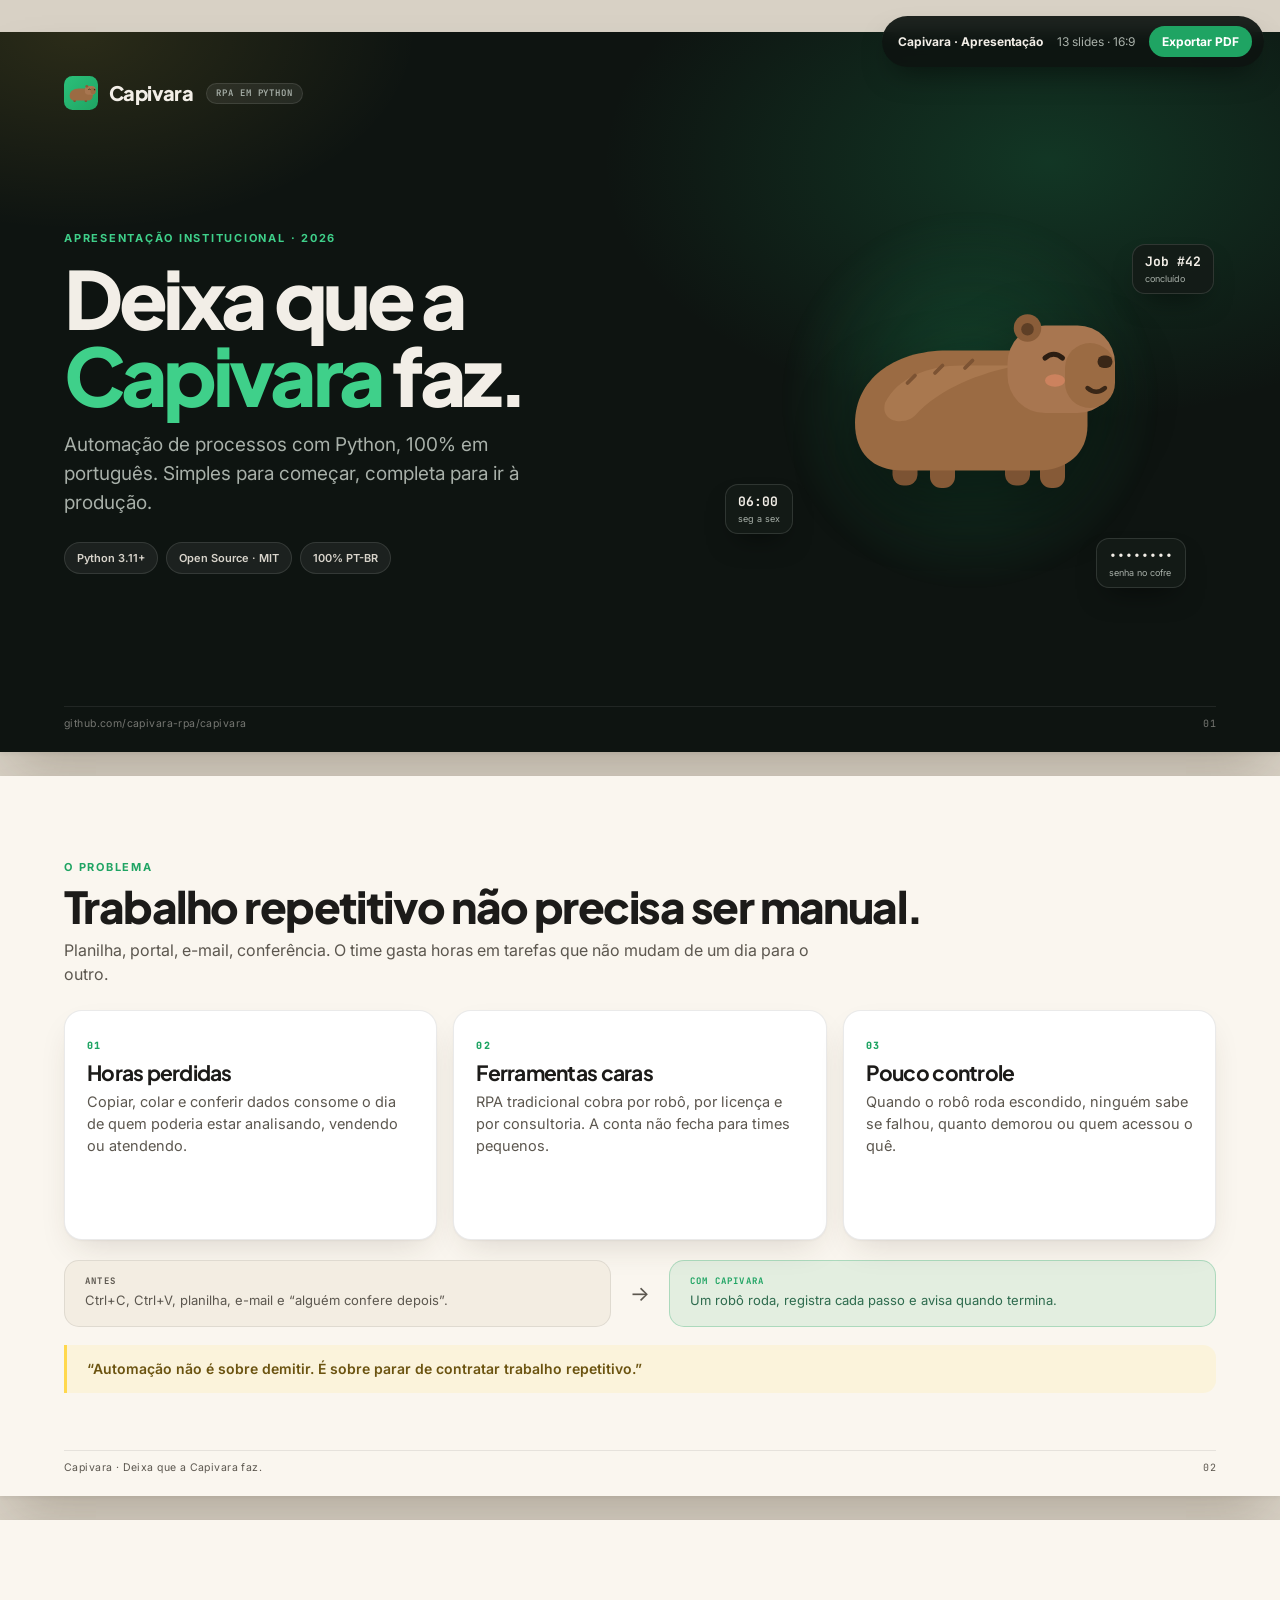
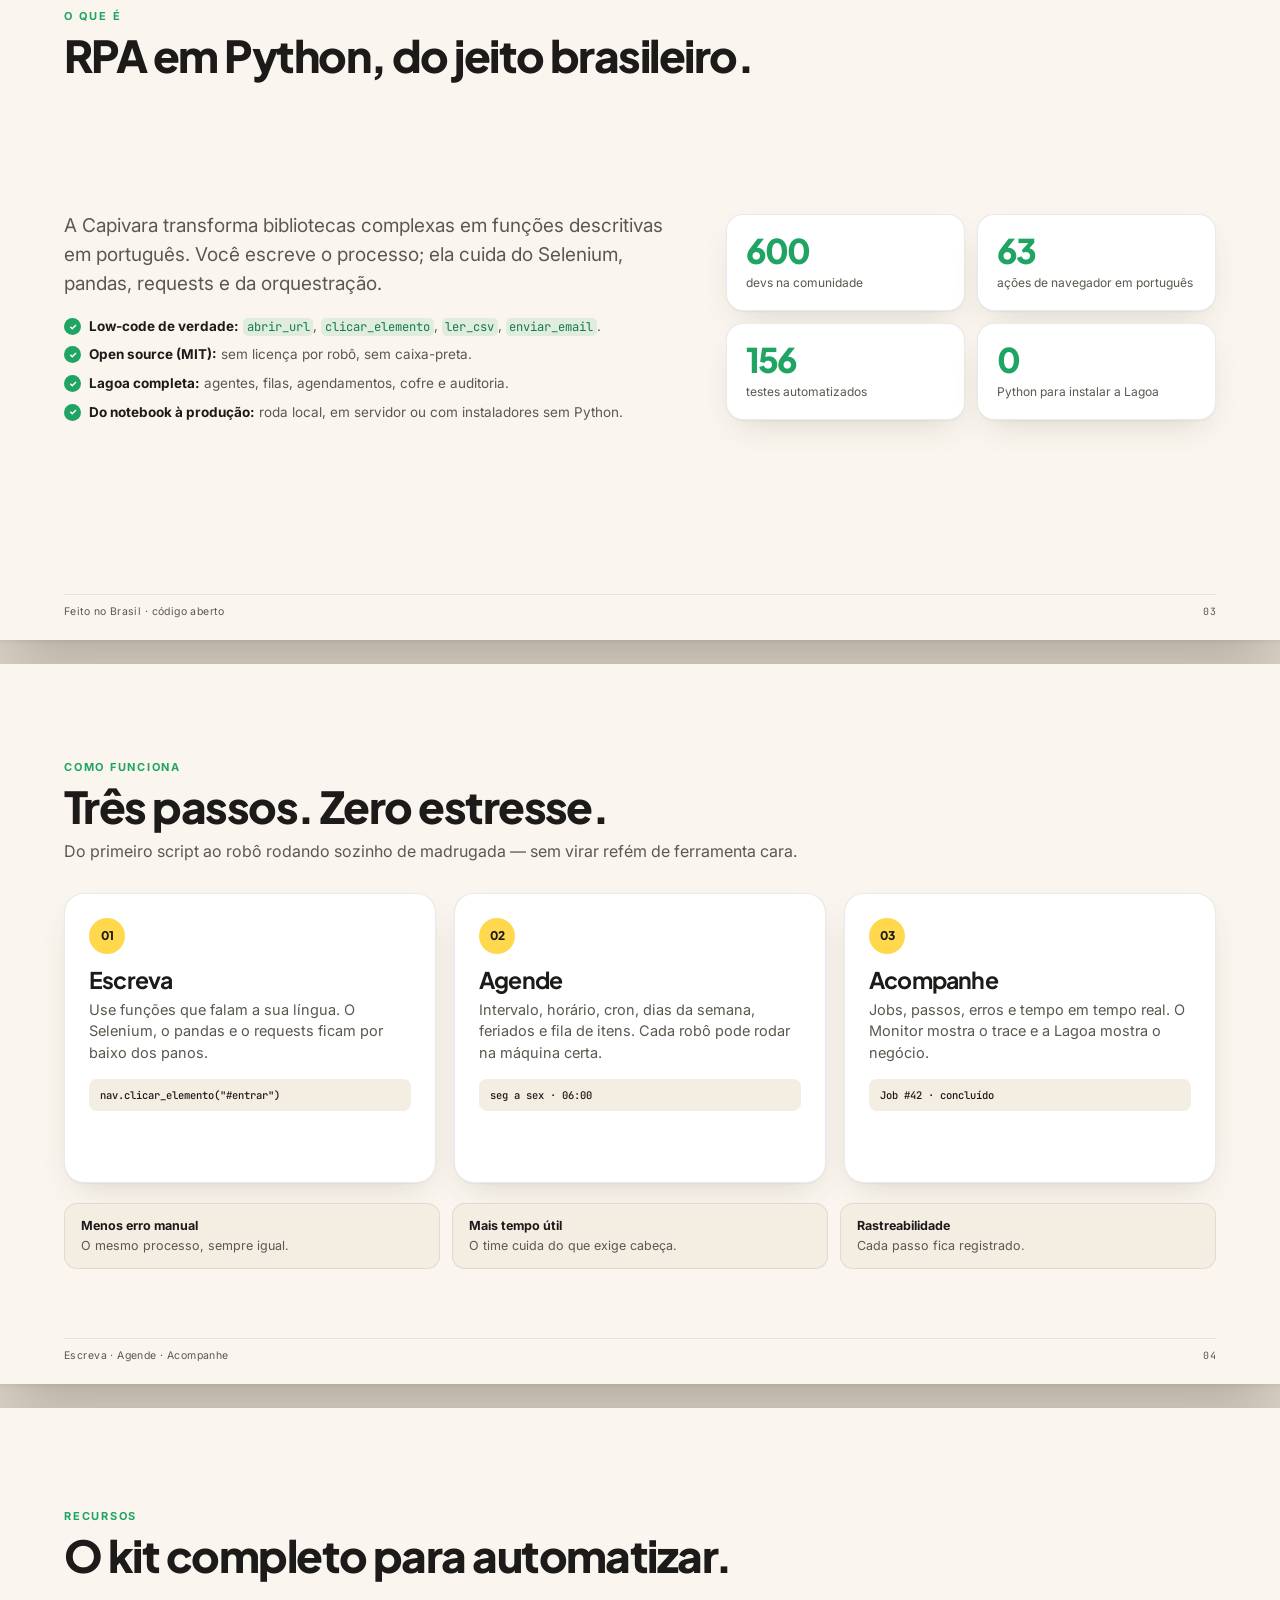
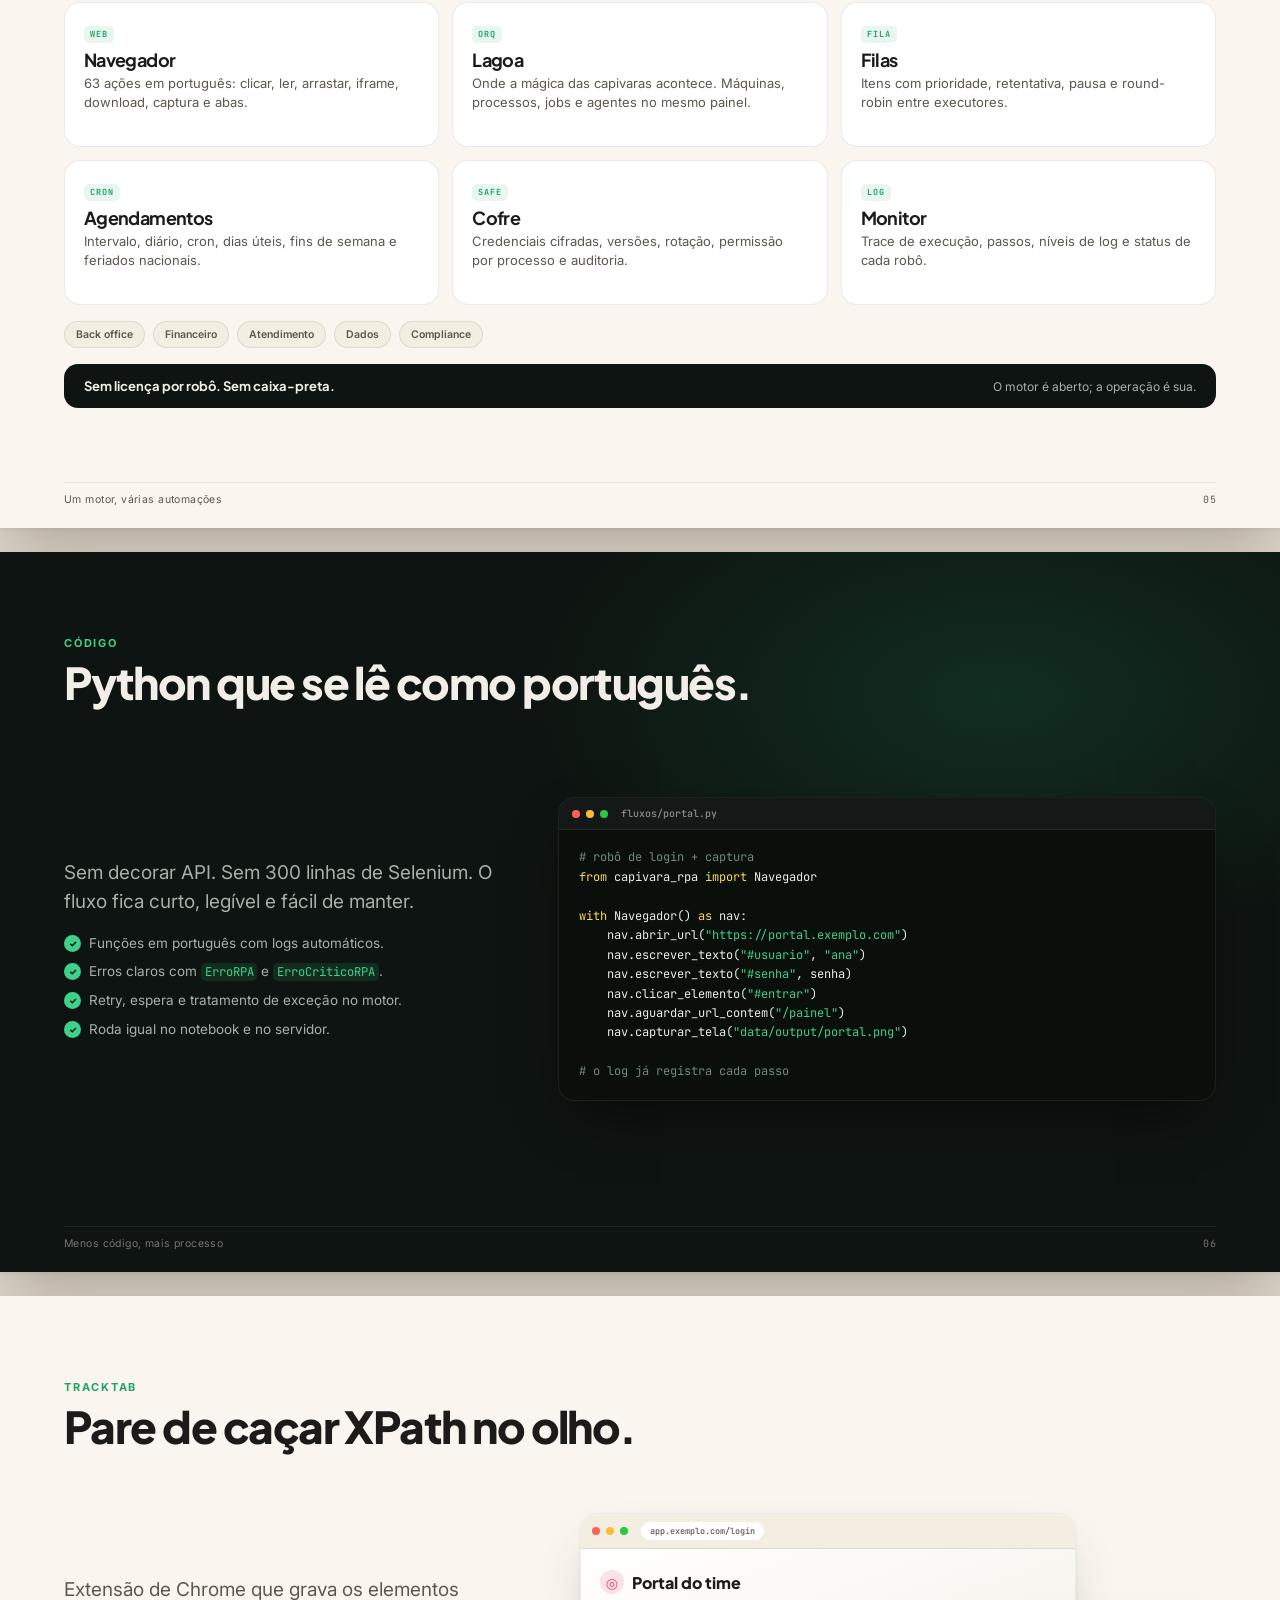
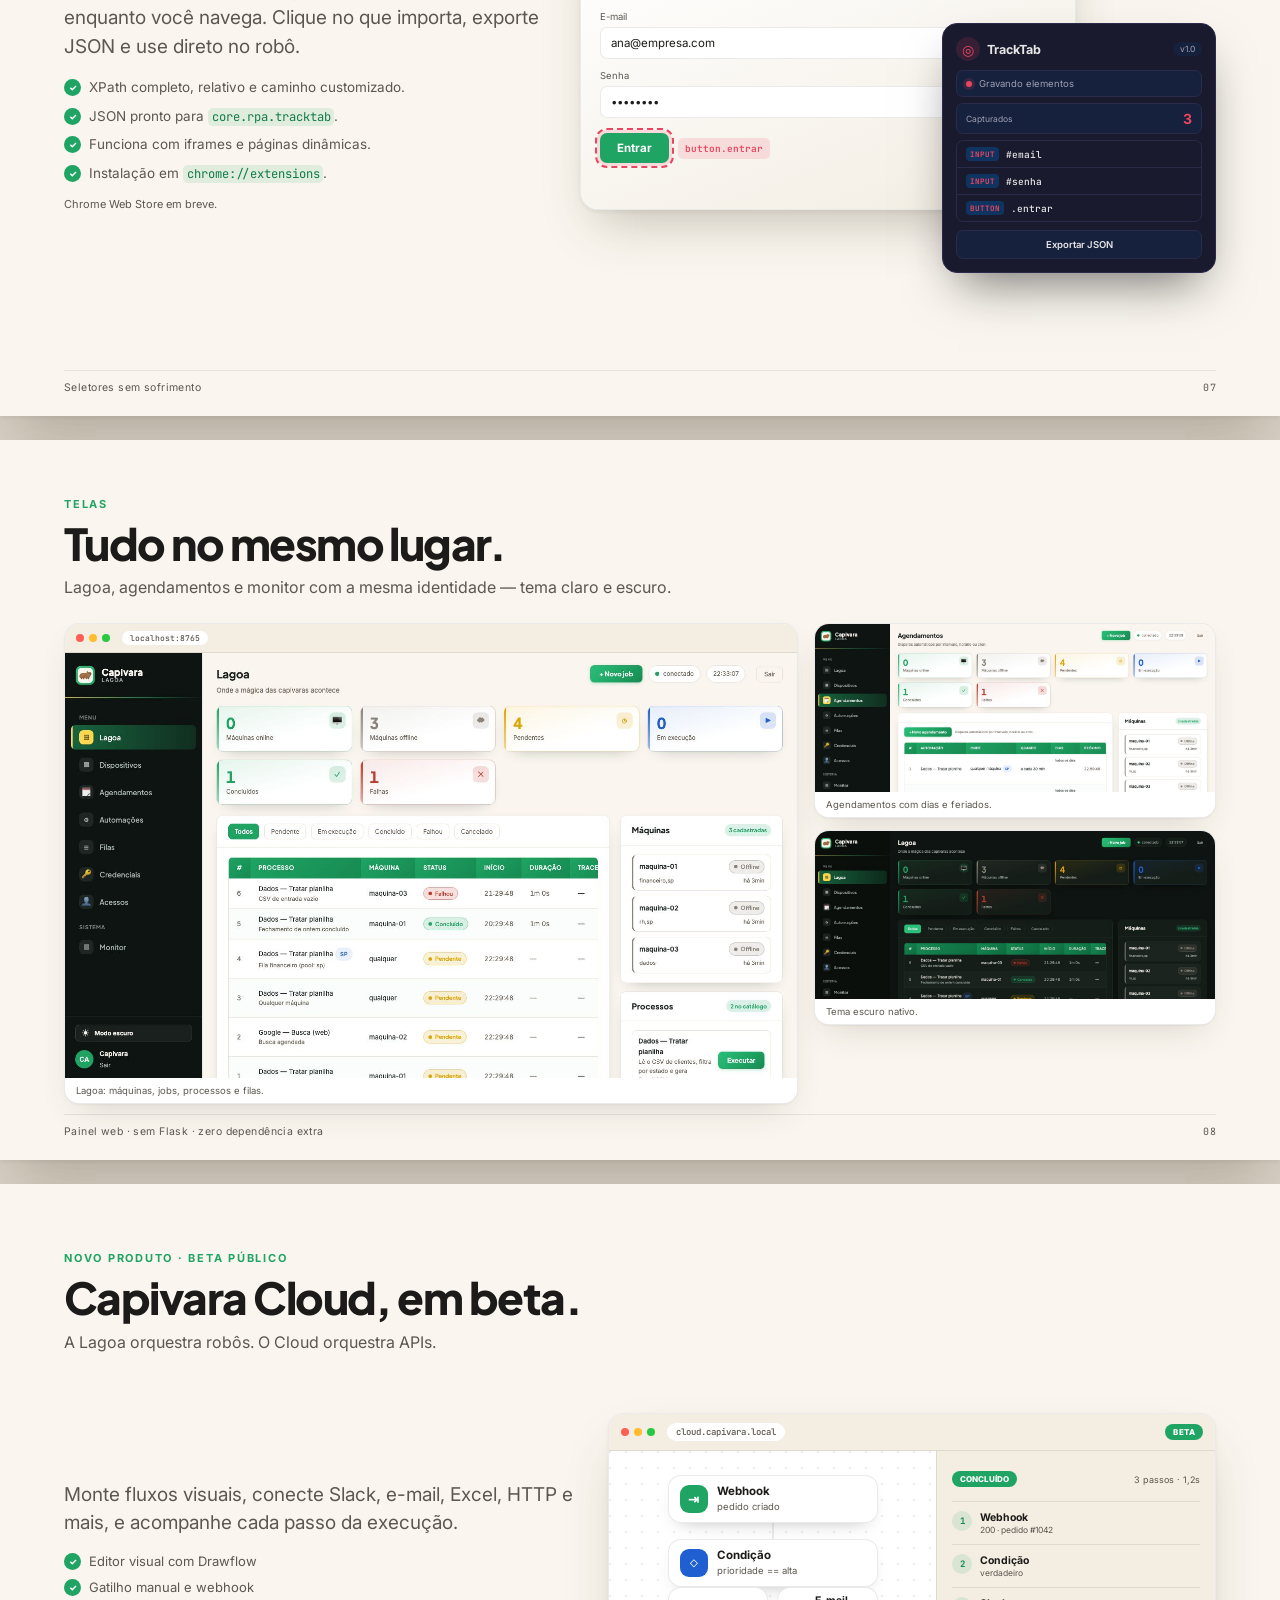
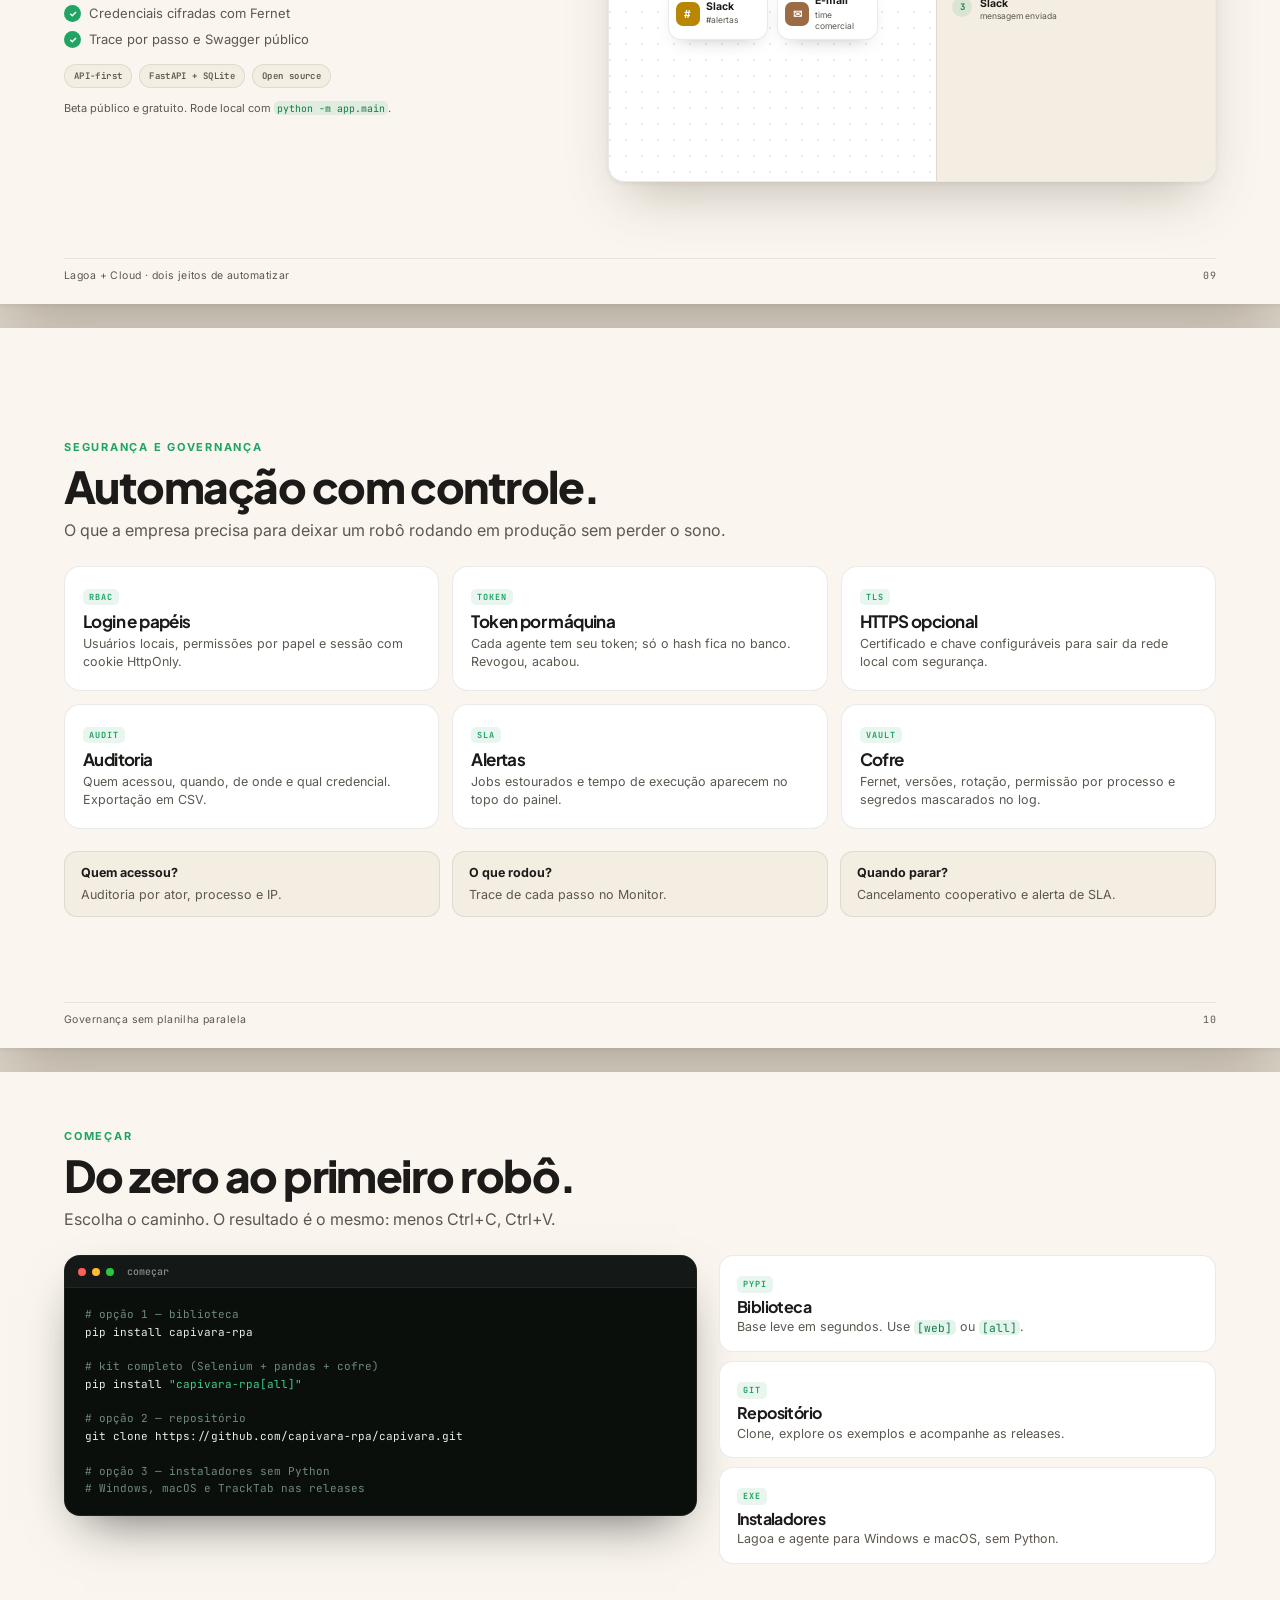
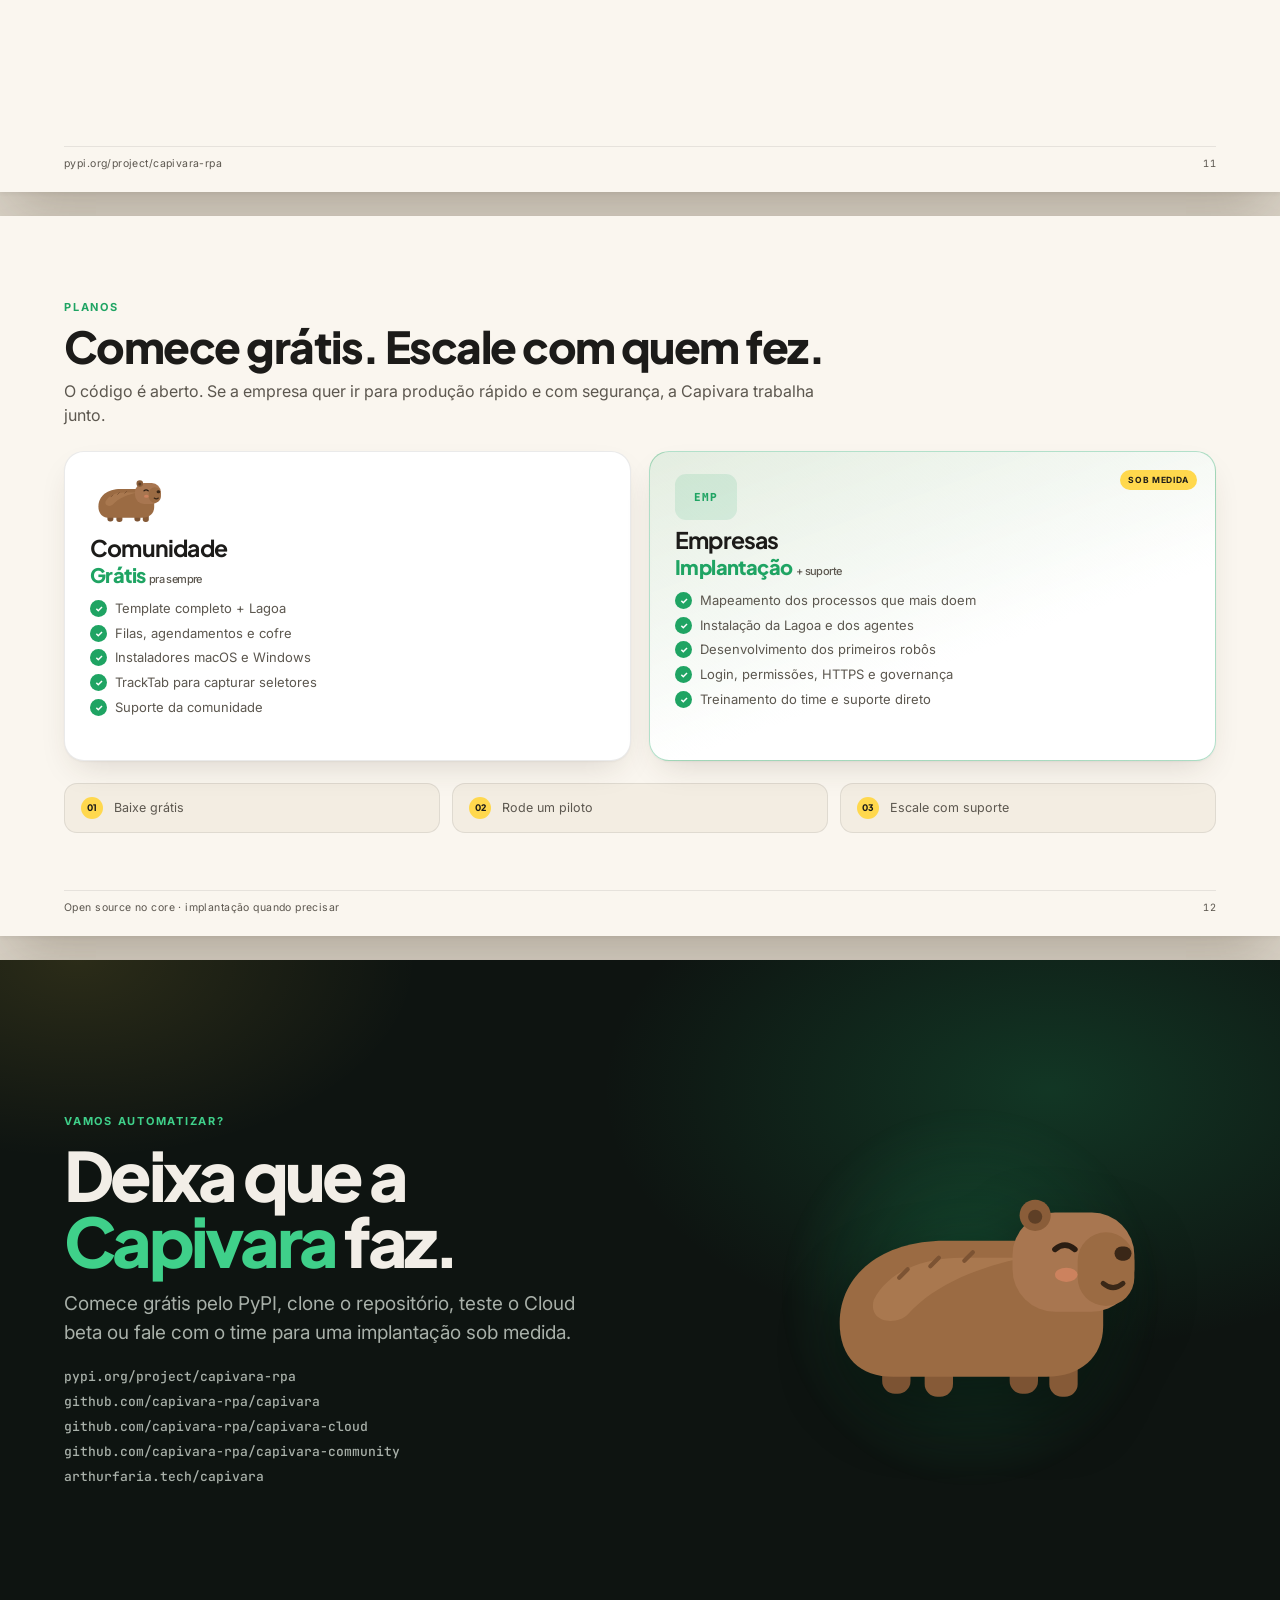
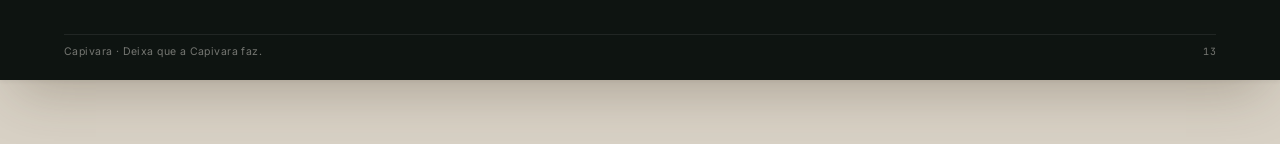
<file: landing/apresentacao/index.html>
<!doctype html>
<html lang="pt-BR">
<head>
<meta charset="utf-8" />
<meta name="viewport" content="width=device-width, initial-scale=1" />
<title>Capivara — Apresentação</title>
<link rel="preconnect" href="https://fonts.googleapis.com" />
<link rel="preconnect" href="https://fonts.gstatic.com" crossorigin />
<link href="https://fonts.googleapis.com/css2?family=Inter:wght@400;500;600;700&family=JetBrains+Mono:wght@400;500;600&family=Plus+Jakarta+Sans:wght@600;700;800&display=swap" rel="stylesheet" />
<link rel="stylesheet" href="estilo.css" />
</head>
<body>

<div class="barra-preview">
  <strong>Capivara · Apresentação</strong>
  <span>13 slides · 16:9</span>
  <button type="button" onclick="window.print()">Exportar PDF</button>
</div>

<main class="palco">

  <!-- 01 · CAPA -->
  <section class="slide slide-capa">
    <header class="topo-marca">
      <img src="../capivara/assets/img/favicon.svg" alt="" width="34" height="34" />
      <span class="marca-nome">Capivara</span>
      <span class="marca-tag">RPA em Python</span>
    </header>

    <div class="capa-grade">
      <div class="capa-texto">
        <span class="eyebrow">Apresentação institucional · 2026</span>
        <h1>Deixa que a<br /><span class="verde">Capivara</span> faz.</h1>
        <p class="lead">Automação de processos com Python, 100% em português. Simples para começar, completa para ir à produção.</p>
        <div class="pills">
          <span>Python 3.11+</span>
          <span>Open Source · MIT</span>
          <span>100% PT-BR</span>
        </div>
      </div>

      <div class="capa-mascote" aria-hidden="true">
        <div class="mascote-halo"></div>
        <img class="mascote" src="../capivara/assets/img/capivara.svg" alt="" width="300" height="225" />
        <div class="mini-card mini-card-1"><strong>Job #42</strong><span>concluído</span></div>
        <div class="mini-card mini-card-2"><strong>06:00</strong><span>seg a sex</span></div>
        <div class="mini-card mini-card-3"><strong>••••••••</strong><span>senha no cofre</span></div>
      </div>
    </div>

    <footer class="rodape">
      <span>github.com/capivara-rpa/capivara</span>
      <span class="pagina">01</span>
    </footer>
  </section>

  <!-- 02 · PROBLEMA -->
  <section class="slide slide-centro">
    <header class="cabecalho">
      <span class="eyebrow">O problema</span>
      <h2>Trabalho repetitivo não precisa ser manual.</h2>
      <p class="sub">Planilha, portal, e-mail, conferência. O time gasta horas em tarefas que não mudam de um dia para o outro.</p>
    </header>

    <div class="grade-3 problemas">
      <article class="card">
        <span class="num">01</span>
        <h3>Horas perdidas</h3>
        <p>Copiar, colar e conferir dados consome o dia de quem poderia estar analisando, vendendo ou atendendo.</p>
      </article>
      <article class="card">
        <span class="num">02</span>
        <h3>Ferramentas caras</h3>
        <p>RPA tradicional cobra por robô, por licença e por consultoria. A conta não fecha para times pequenos.</p>
      </article>
      <article class="card">
        <span class="num">03</span>
        <h3>Pouco controle</h3>
        <p>Quando o robô roda escondido, ninguém sabe se falhou, quanto demorou ou quem acessou o quê.</p>
      </article>
    </div>

    <div class="faixa-antes-depois">
      <div class="antes">
        <span class="rotulo">Antes</span>
        <p>Ctrl+C, Ctrl+V, planilha, e-mail e “alguém confere depois”.</p>
      </div>
      <span class="seta" aria-hidden="true">→</span>
      <div class="depois">
        <span class="rotulo">Com Capivara</span>
        <p>Um robô roda, registra cada passo e avisa quando termina.</p>
      </div>
    </div>

    <div class="faixa-quote">
      <p>“Automação não é sobre demitir. É sobre parar de contratar trabalho repetitivo.”</p>
    </div>

    <footer class="rodape"><span>Capivara · Deixa que a Capivara faz.</span><span class="pagina">02</span></footer>
  </section>

  <!-- 03 · O QUE É -->
  <section class="slide slide-centro">
    <header class="cabecalho">
      <span class="eyebrow">O que é</span>
      <h2>RPA em Python, do jeito brasileiro.</h2>
    </header>

    <div class="grade-oque">
      <div class="oque-texto">
        <p class="lead">A Capivara transforma bibliotecas complexas em funções descritivas em português. Você escreve o processo; ela cuida do Selenium, pandas, requests e da orquestração.</p>
        <ul class="lista-check">
          <li><strong>Low-code de verdade:</strong> <code>abrir_url</code>, <code>clicar_elemento</code>, <code>ler_csv</code>, <code>enviar_email</code>.</li>
          <li><strong>Open source (MIT):</strong> sem licença por robô, sem caixa-preta.</li>
          <li><strong>Lagoa completa:</strong> agentes, filas, agendamentos, cofre e auditoria.</li>
          <li><strong>Do notebook à produção:</strong> roda local, em servidor ou com instaladores sem Python.</li>
        </ul>
      </div>

      <div class="stats-grid">
        <div class="stat"><strong>600</strong><span>devs na comunidade</span></div>
        <div class="stat"><strong>63</strong><span>ações de navegador em português</span></div>
        <div class="stat"><strong>156</strong><span>testes automatizados</span></div>
        <div class="stat"><strong>0</strong><span>Python para instalar a Lagoa</span></div>
      </div>
    </div>

    <footer class="rodape"><span>Feito no Brasil · código aberto</span><span class="pagina">03</span></footer>
  </section>

  <!-- 04 · COMO FUNCIONA -->
  <section class="slide slide-centro">
    <header class="cabecalho">
      <span class="eyebrow">Como funciona</span>
      <h2>Três passos. Zero estresse.</h2>
      <p class="sub">Do primeiro script ao robô rodando sozinho de madrugada — sem virar refém de ferramenta cara.</p>
    </header>

    <div class="passos">
      <article class="passo">
        <span class="passo-num">01</span>
        <h3>Escreva</h3>
        <p>Use funções que falam a sua língua. O Selenium, o pandas e o requests ficam por baixo dos panos.</p>
        <code class="trecho">nav.clicar_elemento("#entrar")</code>
      </article>
      <article class="passo">
        <span class="passo-num">02</span>
        <h3>Agende</h3>
        <p>Intervalo, horário, cron, dias da semana, feriados e fila de itens. Cada robô pode rodar na máquina certa.</p>
        <code class="trecho">seg a sex · 06:00</code>
      </article>
      <article class="passo">
        <span class="passo-num">03</span>
        <h3>Acompanhe</h3>
        <p>Jobs, passos, erros e tempo em tempo real. O Monitor mostra o trace e a Lagoa mostra o negócio.</p>
        <code class="trecho">Job #42 · concluído</code>
      </article>
    </div>

    <div class="faixa-resultado">
      <span><strong>Menos erro manual</strong> O mesmo processo, sempre igual.</span>
      <span><strong>Mais tempo útil</strong> O time cuida do que exige cabeça.</span>
      <span><strong>Rastreabilidade</strong> Cada passo fica registrado.</span>
    </div>

    <footer class="rodape"><span>Escreva · Agende · Acompanhe</span><span class="pagina">04</span></footer>
  </section>

  <!-- 05 · RECURSOS -->
  <section class="slide slide-centro">
    <header class="cabecalho">
      <span class="eyebrow">Recursos</span>
      <h2>O kit completo para automatizar.</h2>
    </header>

    <div class="grade-recursos">
      <article class="recurso"><span class="kicker">WEB</span><h3>Navegador</h3><p>63 ações em português: clicar, ler, arrastar, iframe, download, captura e abas.</p></article>
      <article class="recurso"><span class="kicker">ORQ</span><h3>Lagoa</h3><p>Onde a mágica das capivaras acontece. Máquinas, processos, jobs e agentes no mesmo painel.</p></article>
      <article class="recurso"><span class="kicker">FILA</span><h3>Filas</h3><p>Itens com prioridade, retentativa, pausa e round-robin entre executores.</p></article>
      <article class="recurso"><span class="kicker">CRON</span><h3>Agendamentos</h3><p>Intervalo, diário, cron, dias úteis, fins de semana e feriados nacionais.</p></article>
      <article class="recurso"><span class="kicker">SAFE</span><h3>Cofre</h3><p>Credenciais cifradas, versões, rotação, permissão por processo e auditoria.</p></article>
      <article class="recurso"><span class="kicker">LOG</span><h3>Monitor</h3><p>Trace de execução, passos, níveis de log e status de cada robô.</p></article>
    </div>

    <div class="faixa-usos">
      <span>Back office</span><span>Financeiro</span><span>Atendimento</span><span>Dados</span><span>Compliance</span>
    </div>

    <div class="callout">
      <strong>Sem licença por robô. Sem caixa-preta.</strong>
      <span>O motor é aberto; a operação é sua.</span>
    </div>

    <footer class="rodape"><span>Um motor, várias automações</span><span class="pagina">05</span></footer>
  </section>

  <!-- 06 · CÓDIGO -->
  <section class="slide slide-escura slide-centro">
    <header class="cabecalho">
      <span class="eyebrow">Código</span>
      <h2>Python que se lê como português.</h2>
    </header>

    <div class="grade-codigo">
      <div class="codigo-texto">
        <p class="lead">Sem decorar API. Sem 300 linhas de Selenium. O fluxo fica curto, legível e fácil de manter.</p>
        <ul class="lista-check lista-clara">
          <li>Funções em português com logs automáticos.</li>
          <li>Erros claros com <code>ErroRPA</code> e <code>ErroCriticoRPA</code>.</li>
          <li>Retry, espera e tratamento de exceção no motor.</li>
          <li>Roda igual no notebook e no servidor.</li>
        </ul>
      </div>

      <div class="editor">
        <div class="editor-topo">
          <span class="bolinha v"></span><span class="bolinha a"></span><span class="bolinha g"></span>
          <span class="editor-arquivo">fluxos/portal.py</span>
        </div>
<pre><code><span class="tk-com"># robô de login + captura</span>
<span class="tk-key">from</span> capivara_rpa <span class="tk-key">import</span> Navegador

<span class="tk-key">with</span> Navegador() <span class="tk-key">as</span> nav:
    nav.abrir_url(<span class="tk-str">"https://portal.exemplo.com"</span>)
    nav.escrever_texto(<span class="tk-str">"#usuario"</span>, <span class="tk-str">"ana"</span>)
    nav.escrever_texto(<span class="tk-str">"#senha"</span>, senha)
    nav.clicar_elemento(<span class="tk-str">"#entrar"</span>)
    nav.aguardar_url_contem(<span class="tk-str">"/painel"</span>)
    nav.capturar_tela(<span class="tk-str">"data/output/portal.png"</span>)

<span class="tk-com"># o log já registra cada passo</span>
</code></pre>
      </div>
    </div>

    <footer class="rodape"><span>Menos código, mais processo</span><span class="pagina">06</span></footer>
  </section>

  <!-- 07 · TRACKTAB -->
  <section class="slide slide-centro">
    <header class="cabecalho">
      <span class="eyebrow">TrackTab</span>
      <h2>Pare de caçar XPath no olho.</h2>
    </header>

    <div class="grade-tracktab">
      <div class="tracktab-texto">
        <p class="lead">Extensão de Chrome que grava os elementos enquanto você navega. Clique no que importa, exporte JSON e use direto no robô.</p>
        <ul class="lista-check">
          <li>XPath completo, relativo e caminho customizado.</li>
          <li>JSON pronto para <code>core.rpa.tracktab</code>.</li>
          <li>Funciona com iframes e páginas dinâmicas.</li>
          <li>Instalação em <code>chrome://extensions</code>.</li>
        </ul>
        <p class="nota">Chrome Web Store em breve.</p>
      </div>

      <div class="tt-demo" aria-hidden="true">
        <div class="tt-browser">
          <div class="tt-browser-topo">
            <span class="bolinha v"></span><span class="bolinha a"></span><span class="bolinha g"></span>
            <span class="tt-url">app.exemplo.com/login</span>
          </div>
          <div class="tt-pagina">
            <div class="tt-marca"><span class="tt-logo-mini">◎</span> Portal do time</div>
            <div class="tt-campo"><span>E-mail</span><span class="tt-input">ana@empresa.com</span></div>
            <div class="tt-campo"><span>Senha</span><span class="tt-input">••••••••</span></div>
            <div class="tt-acao">
              <span class="tt-botao">Entrar</span>
              <span class="tt-alvo">button.entrar</span>
            </div>
          </div>
        </div>

        <div class="tt-popup">
          <div class="tt-popup-topo"><span class="tt-logo-mini">◎</span><strong>TrackTab</strong><span class="tt-versao">v1.0</span></div>
          <div class="tt-status"><span class="tt-dot"></span> Gravando elementos</div>
          <div class="tt-contador"><span>Capturados</span><strong>3</strong></div>
          <div class="tt-lista">
            <div class="tt-item"><span class="tt-tag">input</span> #email</div>
            <div class="tt-item"><span class="tt-tag">input</span> #senha</div>
            <div class="tt-item"><span class="tt-tag">button</span> .entrar</div>
          </div>
          <div class="tt-exportar">Exportar JSON</div>
        </div>
      </div>
    </div>

    <footer class="rodape"><span>Seletores sem sofrimento</span><span class="pagina">07</span></footer>
  </section>

  <!-- 08 · TELAS -->
  <section class="slide">
    <header class="cabecalho">
      <span class="eyebrow">Telas</span>
      <h2>Tudo no mesmo lugar.</h2>
      <p class="sub">Lagoa, agendamentos e monitor com a mesma identidade — tema claro e escuro.</p>
    </header>

    <div class="telas-grade">
      <figure class="tela-grande">
        <div class="janela-topo"><span class="bolinha v"></span><span class="bolinha a"></span><span class="bolinha g"></span><span class="janela-url">localhost:8765</span></div>
        <img src="../capivara/assets/img/cr_light.jpg?v=3" alt="Lagoa no tema claro" width="1440" height="837" />
        <figcaption>Lagoa: máquinas, jobs, processos e filas.</figcaption>
      </figure>
      <div class="telas-lado">
        <figure class="tela-pequena">
          <img src="../capivara/assets/img/agenda.jpg?v=3" alt="Tela de agendamentos" width="1440" height="837" />
          <figcaption>Agendamentos com dias e feriados.</figcaption>
        </figure>
        <figure class="tela-pequena">
          <img src="../capivara/assets/img/cr_dark.jpg?v=3" alt="Lagoa no tema escuro" width="1440" height="837" />
          <figcaption>Tema escuro nativo.</figcaption>
        </figure>
      </div>
    </div>

    <footer class="rodape"><span>Painel web · sem Flask · zero dependência extra</span><span class="pagina">08</span></footer>
  </section>

  <!-- 09 · CLOUD -->
  <section class="slide slide-centro">
    <header class="cabecalho">
      <span class="eyebrow">Novo produto · Beta público</span>
      <h2>Capivara Cloud, em beta.</h2>
      <p class="sub">A Lagoa orquestra robôs. O Cloud orquestra APIs.</p>
    </header>

    <div class="grade-cloud">
      <div class="cloud-texto">
        <p class="lead">Monte fluxos visuais, conecte Slack, e-mail, Excel, HTTP e mais, e acompanhe cada passo da execução.</p>
        <ul class="lista-check">
          <li>Editor visual com Drawflow</li>
          <li>Gatilho manual e webhook</li>
          <li>Credenciais cifradas com Fernet</li>
          <li>Trace por passo e Swagger público</li>
        </ul>
        <div class="cloud-pills">
          <span>API-first</span><span>FastAPI + SQLite</span><span>Open source</span>
        </div>
        <p class="nota">Beta público e gratuito. Rode local com <code>python -m app.main</code>.</p>
      </div>

      <div class="cloud-demo" aria-hidden="true">
        <div class="cloud-janela">
          <div class="cloud-janela-topo">
            <span class="bolinha v"></span><span class="bolinha a"></span><span class="bolinha g"></span>
            <span class="cloud-url">cloud.capivara.local</span>
            <span class="cloud-beta-pill">beta</span>
          </div>
          <div class="cloud-corpo">
            <div class="cloud-canvas">
              <div class="cloud-no cloud-no-verde">
                <span class="cloud-no-icone">⇥</span>
                <div><strong>Webhook</strong><small>pedido criado</small></div>
              </div>
              <div class="cloud-linha"><span></span></div>
              <div class="cloud-no cloud-no-azul">
                <span class="cloud-no-icone">◇</span>
                <div><strong>Condição</strong><small>prioridade == alta</small></div>
              </div>
              <div class="cloud-ramo">
                <div class="cloud-no cloud-no-amarelo">
                  <span class="cloud-no-icone">#</span>
                  <div><strong>Slack</strong><small>#alertas</small></div>
                </div>
                <div class="cloud-no cloud-no-marrom">
                  <span class="cloud-no-icone">✉</span>
                  <div><strong>E-mail</strong><small>time comercial</small></div>
                </div>
              </div>
            </div>
            <div class="cloud-trace">
              <div class="cloud-trace-topo">
                <span class="cloud-status">concluído</span>
                <span>3 passos · 1,2s</span>
              </div>
              <div class="cloud-passo"><span>1</span><div><strong>Webhook</strong><small>200 · pedido #1042</small></div></div>
              <div class="cloud-passo"><span>2</span><div><strong>Condição</strong><small>verdadeiro</small></div></div>
              <div class="cloud-passo"><span>3</span><div><strong>Slack</strong><small>mensagem enviada</small></div></div>
            </div>
          </div>
        </div>
      </div>
    </div>

    <footer class="rodape"><span>Lagoa + Cloud · dois jeitos de automatizar</span><span class="pagina">09</span></footer>
  </section>

  <!-- 10 · SEGURANÇA -->
  <section class="slide slide-centro">
    <header class="cabecalho">
      <span class="eyebrow">Segurança e governança</span>
      <h2>Automação com controle.</h2>
      <p class="sub">O que a empresa precisa para deixar um robô rodando em produção sem perder o sono.</p>
    </header>

    <div class="grade-seguranca">
      <article class="seg"><span class="kicker">RBAC</span><h3>Login e papéis</h3><p>Usuários locais, permissões por papel e sessão com cookie HttpOnly.</p></article>
      <article class="seg"><span class="kicker">TOKEN</span><h3>Token por máquina</h3><p>Cada agente tem seu token; só o hash fica no banco. Revogou, acabou.</p></article>
      <article class="seg"><span class="kicker">TLS</span><h3>HTTPS opcional</h3><p>Certificado e chave configuráveis para sair da rede local com segurança.</p></article>
      <article class="seg"><span class="kicker">AUDIT</span><h3>Auditoria</h3><p>Quem acessou, quando, de onde e qual credencial. Exportação em CSV.</p></article>
      <article class="seg"><span class="kicker">SLA</span><h3>Alertas</h3><p>Jobs estourados e tempo de execução aparecem no topo do painel.</p></article>
      <article class="seg"><span class="kicker">VAULT</span><h3>Cofre</h3><p>Fernet, versões, rotação, permissão por processo e segredos mascarados no log.</p></article>
    </div>

    <div class="faixa-governanca">
      <div><strong>Quem acessou?</strong><span>Auditoria por ator, processo e IP.</span></div>
      <div><strong>O que rodou?</strong><span>Trace de cada passo no Monitor.</span></div>
      <div><strong>Quando parar?</strong><span>Cancelamento cooperativo e alerta de SLA.</span></div>
    </div>

    <footer class="rodape"><span>Governança sem planilha paralela</span><span class="pagina">10</span></footer>
  </section>

  <!-- 11 · COMEÇAR -->
  <section class="slide">
    <header class="cabecalho">
      <span class="eyebrow">Começar</span>
      <h2>Do zero ao primeiro robô.</h2>
      <p class="sub">Escolha o caminho. O resultado é o mesmo: menos Ctrl+C, Ctrl+V.</p>
    </header>

    <div class="grade-comecar">
      <div class="terminal">
        <div class="terminal-topo"><span class="bolinha v"></span><span class="bolinha a"></span><span class="bolinha g"></span><span class="terminal-titulo">começar</span></div>
<pre><code><span class="tk-com"># opção 1 — biblioteca</span>
pip install capivara-rpa

<span class="tk-com"># kit completo (Selenium + pandas + cofre)</span>
pip install <span class="tk-str">"capivara-rpa[all]"</span>

<span class="tk-com"># opção 2 — repositório</span>
git clone https://github.com/capivara-rpa/capivara.git

<span class="tk-com"># opção 3 — instaladores sem Python</span>
<span class="tk-com"># Windows, macOS e TrackTab nas releases</span>
</code></pre>
      </div>

      <div class="comecar-cards">
        <article class="mini-passo"><span class="kicker">PYPI</span><h3>Biblioteca</h3><p>Base leve em segundos. Use <code>[web]</code> ou <code>[all]</code>.</p></article>
        <article class="mini-passo"><span class="kicker">GIT</span><h3>Repositório</h3><p>Clone, explore os exemplos e acompanhe as releases.</p></article>
        <article class="mini-passo"><span class="kicker">EXE</span><h3>Instaladores</h3><p>Lagoa e agente para Windows e macOS, sem Python.</p></article>
      </div>
    </div>

    <footer class="rodape"><span>pypi.org/project/capivara-rpa</span><span class="pagina">11</span></footer>
  </section>

  <!-- 12 · PLANOS -->
  <section class="slide slide-centro">
    <header class="cabecalho">
      <span class="eyebrow">Planos</span>
      <h2>Comece grátis. Escale com quem fez.</h2>
      <p class="sub">O código é aberto. Se a empresa quer ir para produção rápido e com segurança, a Capivara trabalha junto.</p>
    </header>

    <div class="planos">
      <article class="plano">
        <img src="../capivara/assets/img/capivara.svg" alt="" width="72" height="54" />
        <h3>Comunidade</h3>
        <p class="preco">Grátis <span>pra sempre</span></p>
        <ul class="lista-check">
          <li>Template completo + Lagoa</li>
          <li>Filas, agendamentos e cofre</li>
          <li>Instaladores macOS e Windows</li>
          <li>TrackTab para capturar seletores</li>
          <li>Suporte da comunidade</li>
        </ul>
      </article>

      <article class="plano plano-destaque">
        <span class="selo">Sob medida</span>
        <span class="plano-icone">EMP</span>
        <h3>Empresas</h3>
        <p class="preco">Implantação <span>+ suporte</span></p>
        <ul class="lista-check">
          <li>Mapeamento dos processos que mais doem</li>
          <li>Instalação da Lagoa e dos agentes</li>
          <li>Desenvolvimento dos primeiros robôs</li>
          <li>Login, permissões, HTTPS e governança</li>
          <li>Treinamento do time e suporte direto</li>
        </ul>
      </article>
    </div>

    <div class="faixa-plano">
      <span><strong>01</strong> Baixe grátis</span>
      <span><strong>02</strong> Rode um piloto</span>
      <span><strong>03</strong> Escale com suporte</span>
    </div>

    <footer class="rodape"><span>Open source no core · implantação quando precisar</span><span class="pagina">12</span></footer>
  </section>

  <!-- 13 · CTA -->
  <section class="slide slide-cta">
    <div class="cta-grade">
      <div class="cta-texto">
        <span class="eyebrow">Vamos automatizar?</span>
        <h2>Deixa que a<br /><span class="verde">Capivara</span> faz.</h2>
        <p class="lead">Comece grátis pelo PyPI, clone o repositório, teste o Cloud beta ou fale com o time para uma implantação sob medida.</p>
        <div class="cta-links">
          <a href="https://pypi.org/project/capivara-rpa/">pypi.org/project/capivara-rpa</a>
          <a href="https://github.com/capivara-rpa/capivara">github.com/capivara-rpa/capivara</a>
          <a href="https://github.com/capivara-rpa/capivara-cloud">github.com/capivara-rpa/capivara-cloud</a>
          <a href="https://github.com/capivara-rpa/capivara-community">github.com/capivara-rpa/capivara-community</a>
          <a href="https://arthurfaria.tech/capivara/index.html">arthurfaria.tech/capivara</a>
        </div>
      </div>
      <div class="cta-mascote">
        <div class="mascote-halo"></div>
        <img class="mascote" src="../capivara/assets/img/capivara.svg" alt="" width="340" height="255" />
      </div>
    </div>
    <footer class="rodape"><span>Capivara · Deixa que a Capivara faz.</span><span class="pagina">13</span></footer>
  </section>

</main>
</body>
</html>
</file>
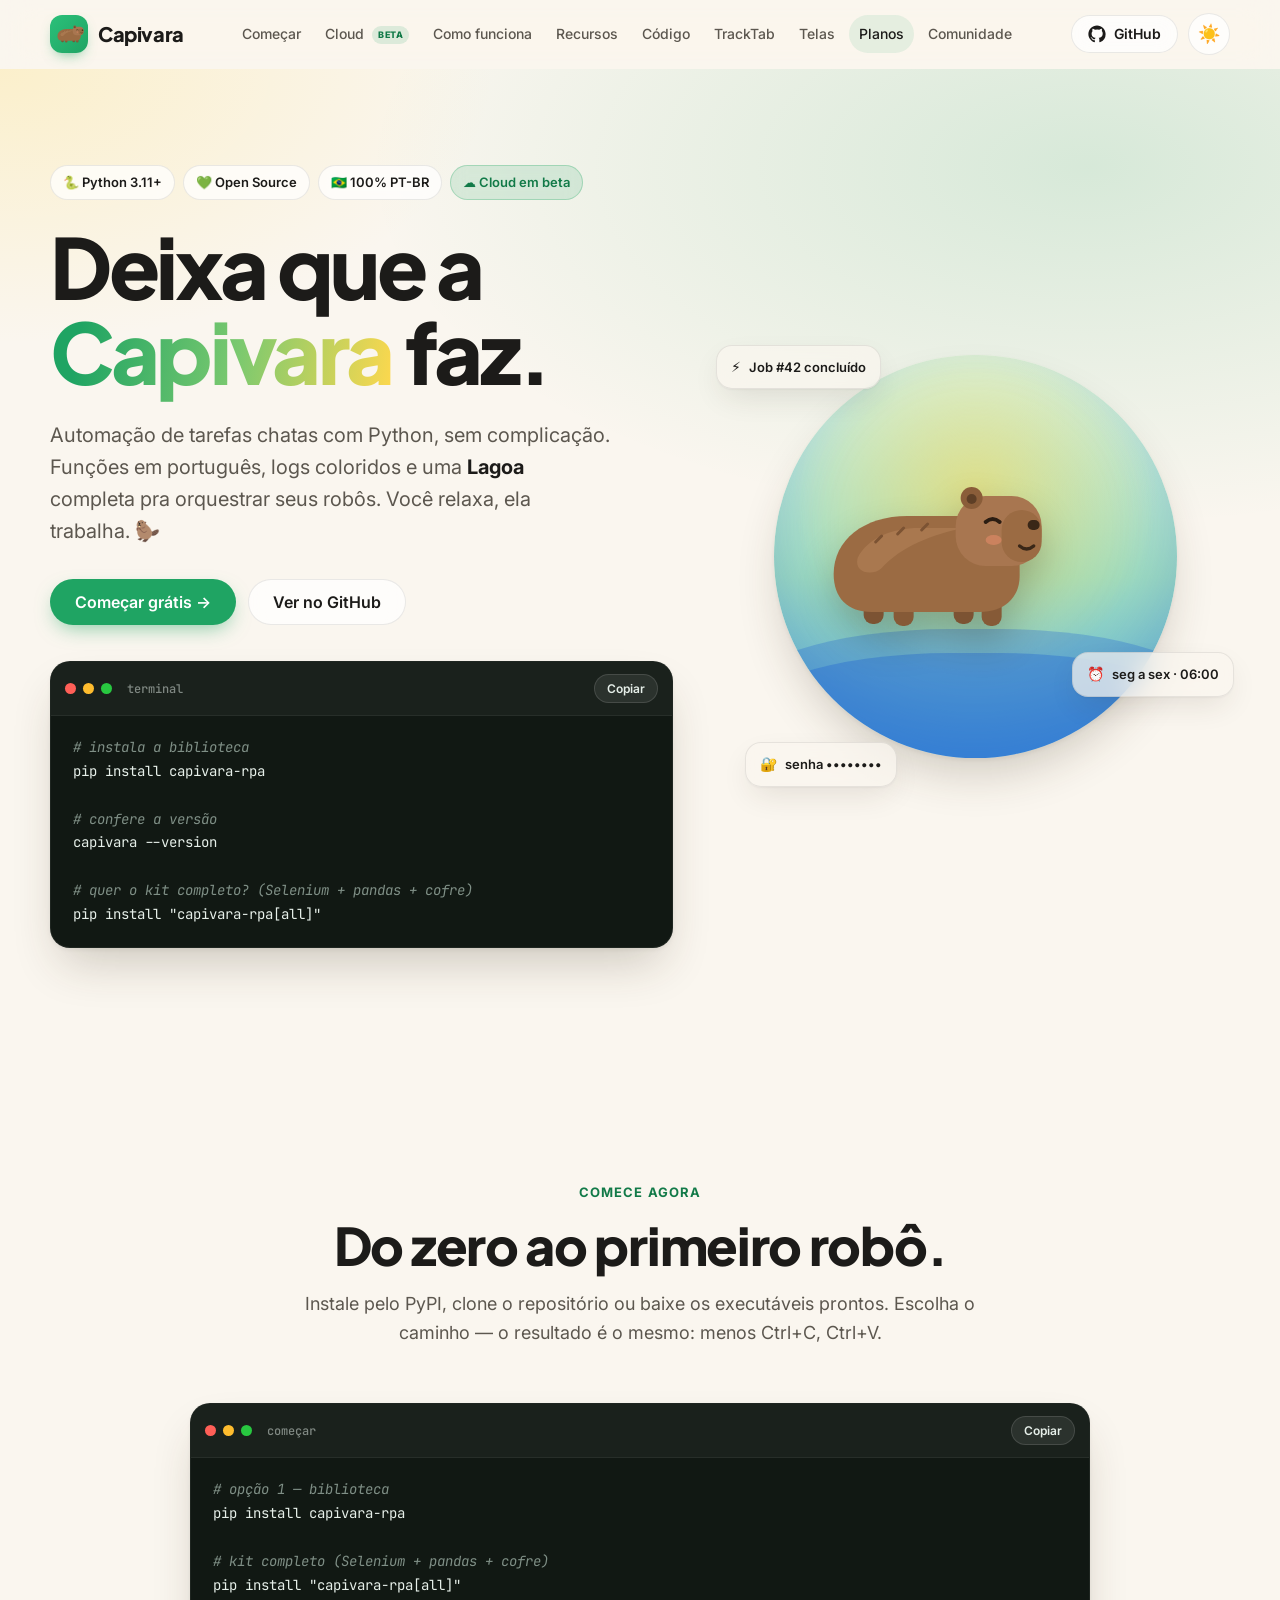
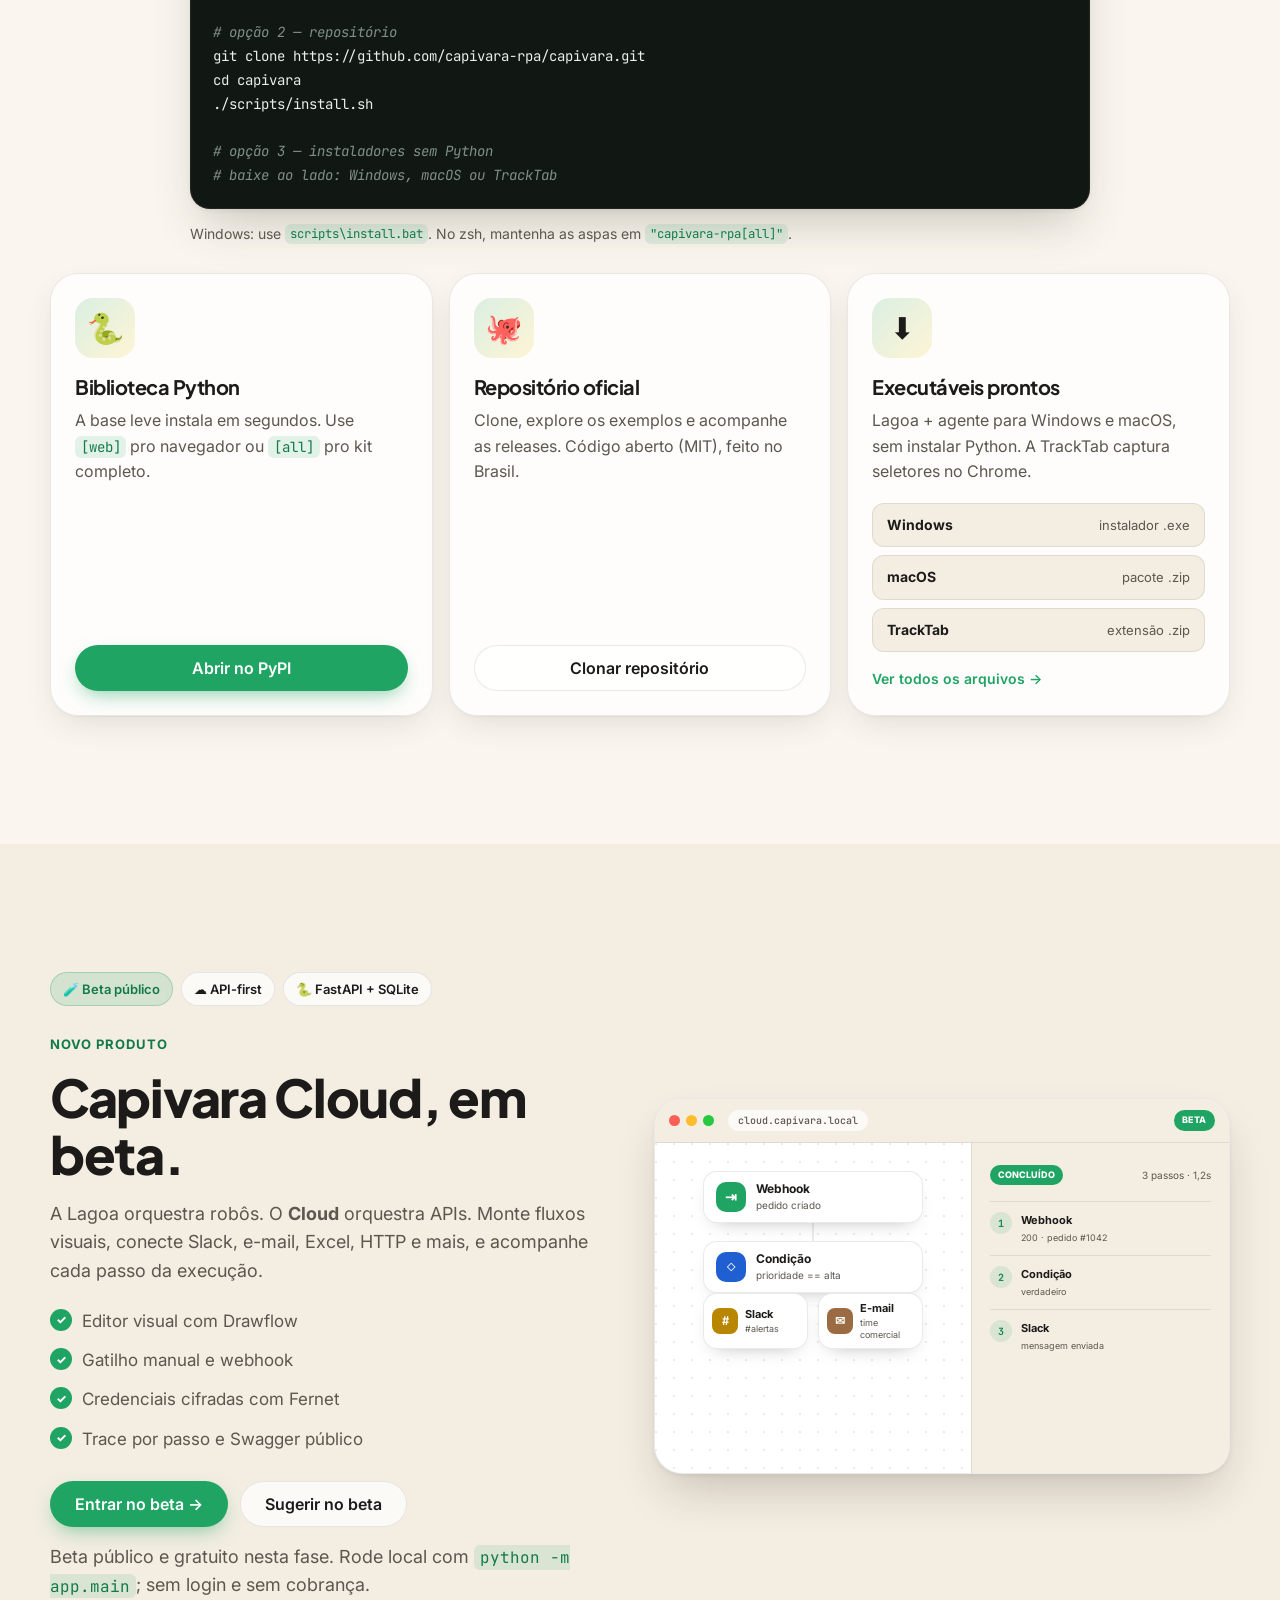
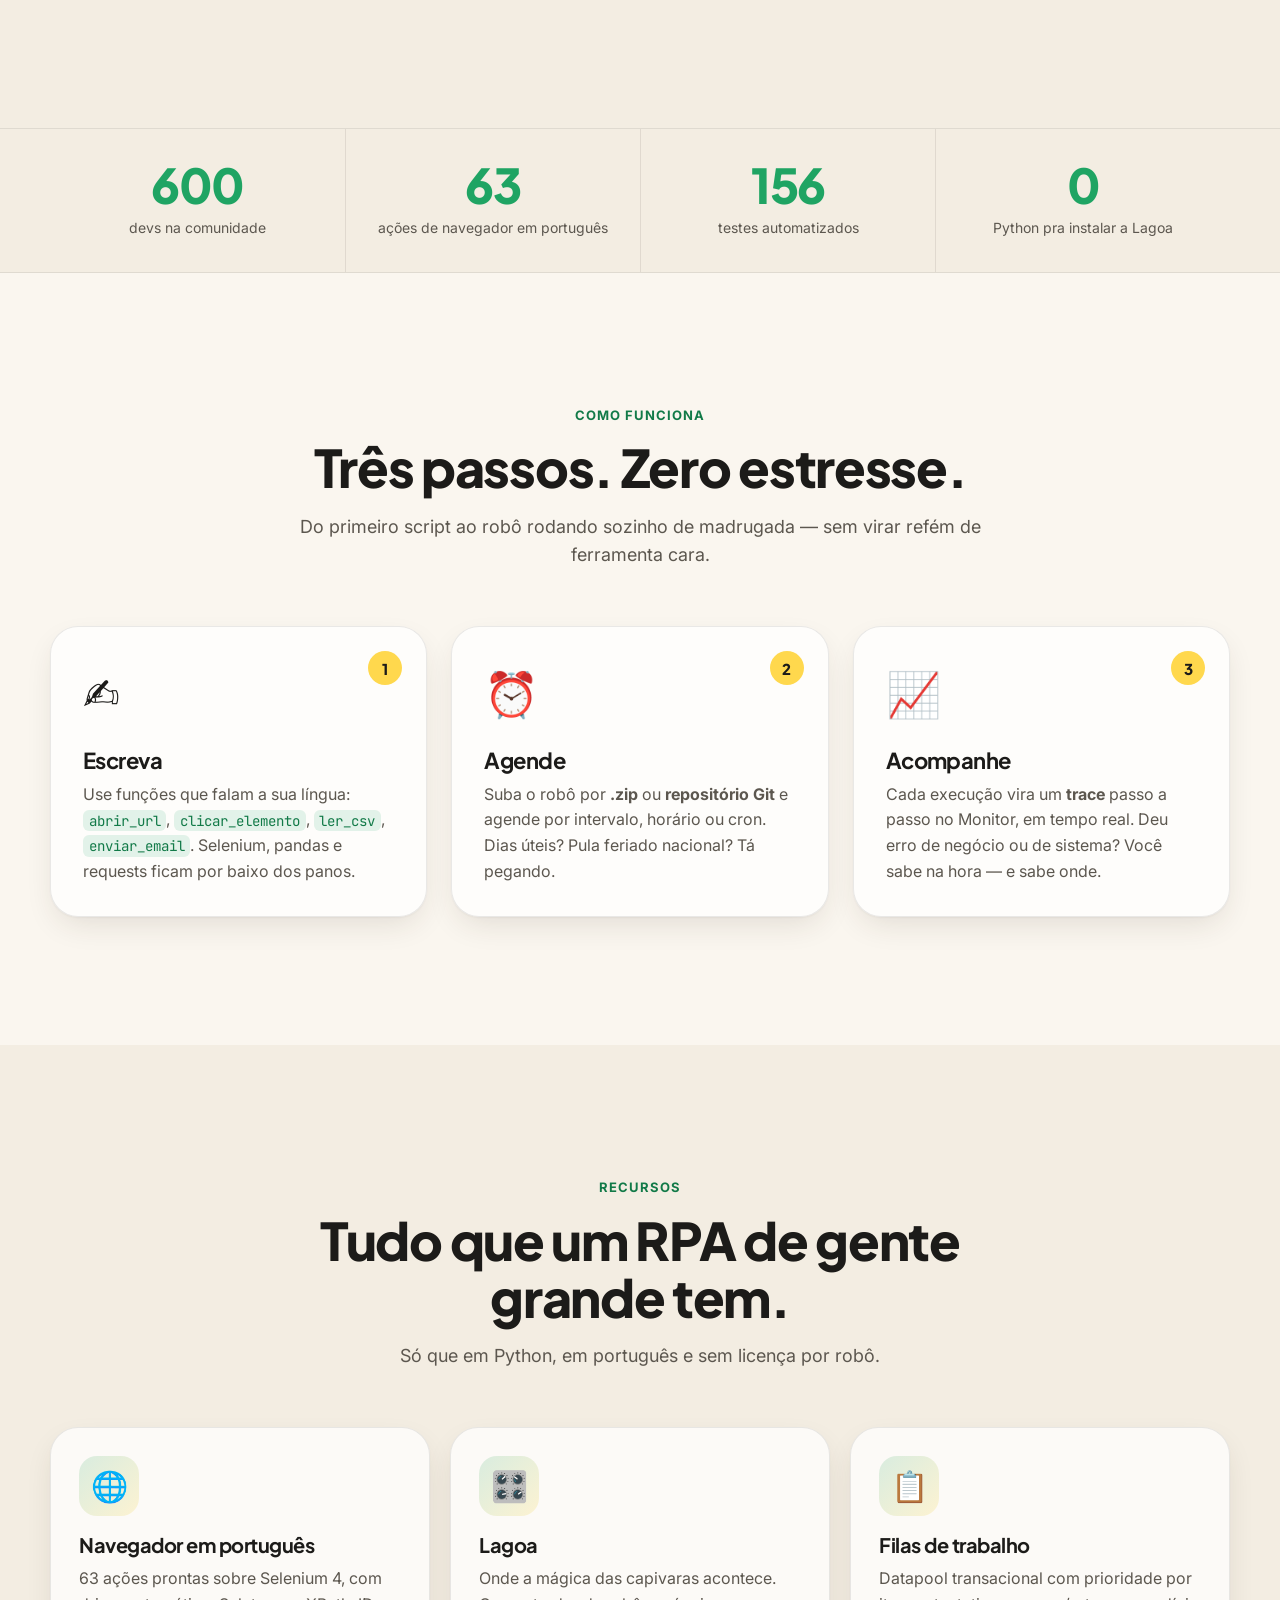
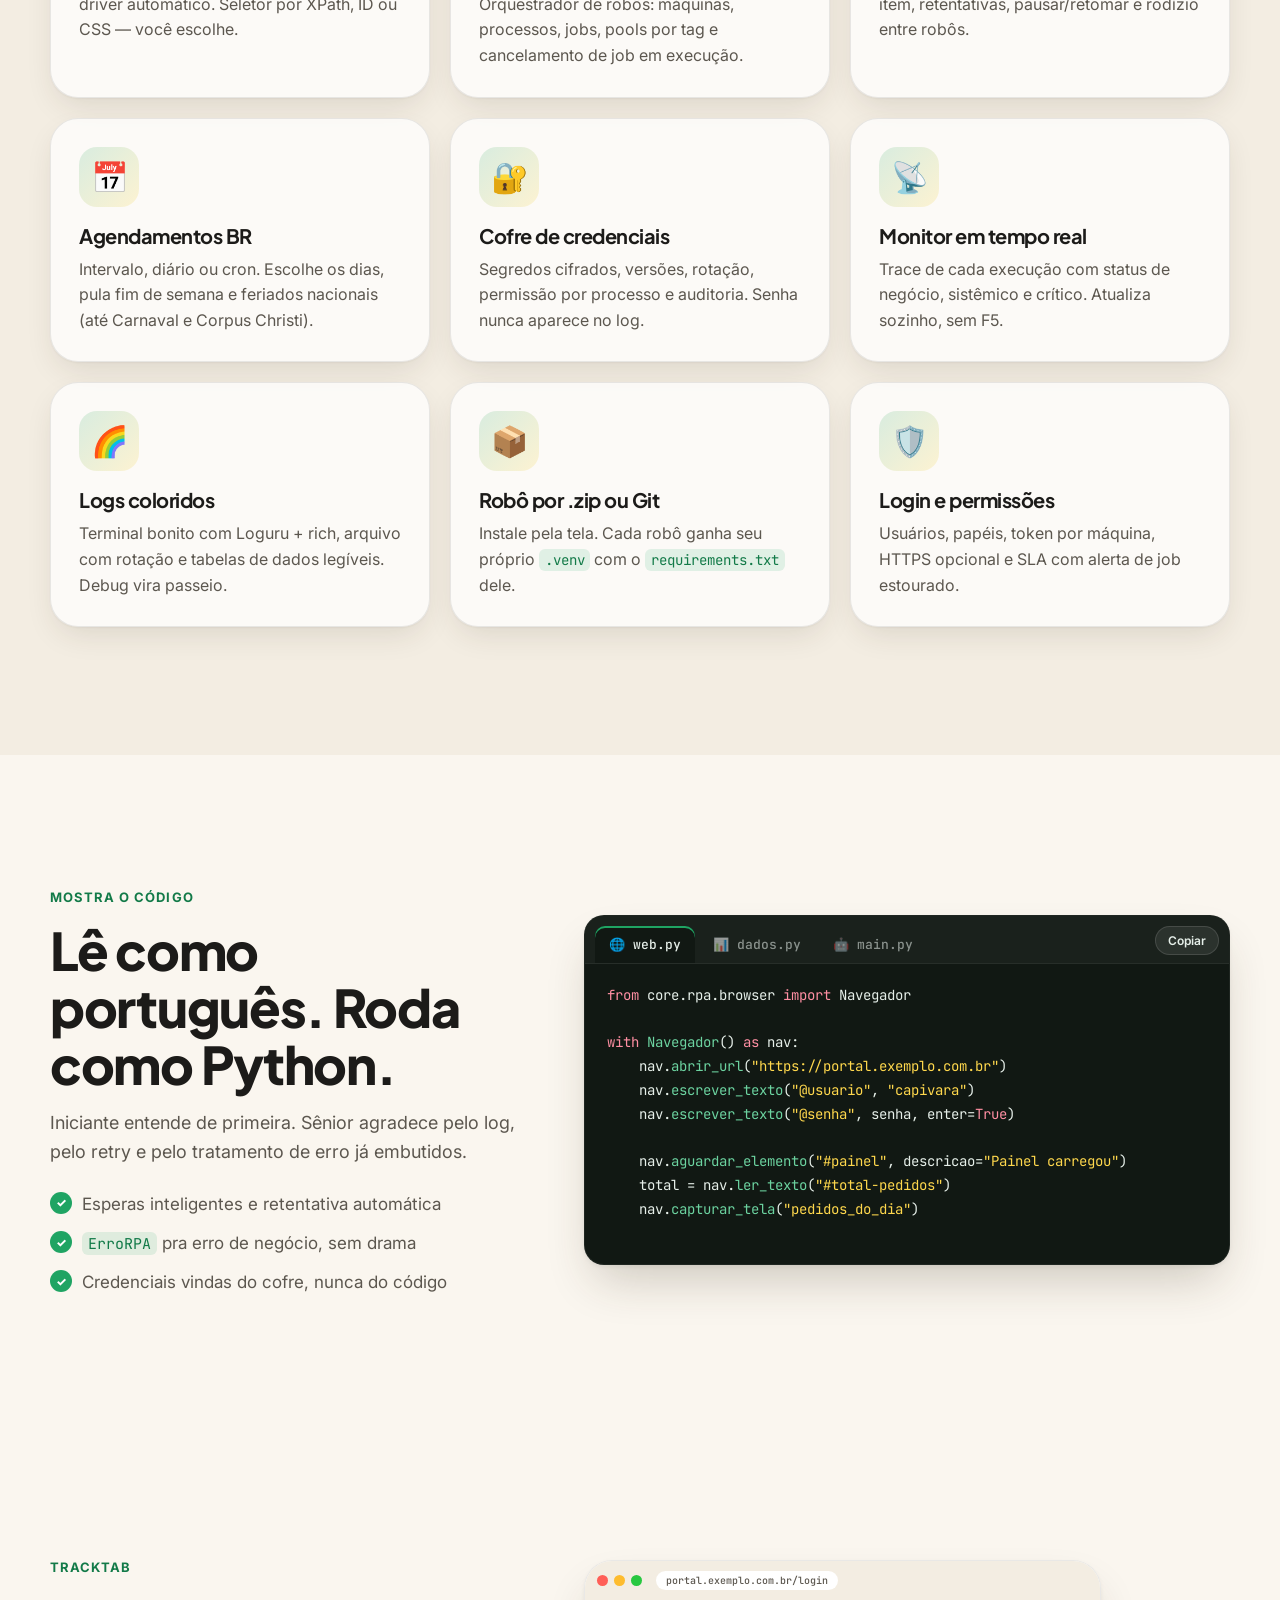
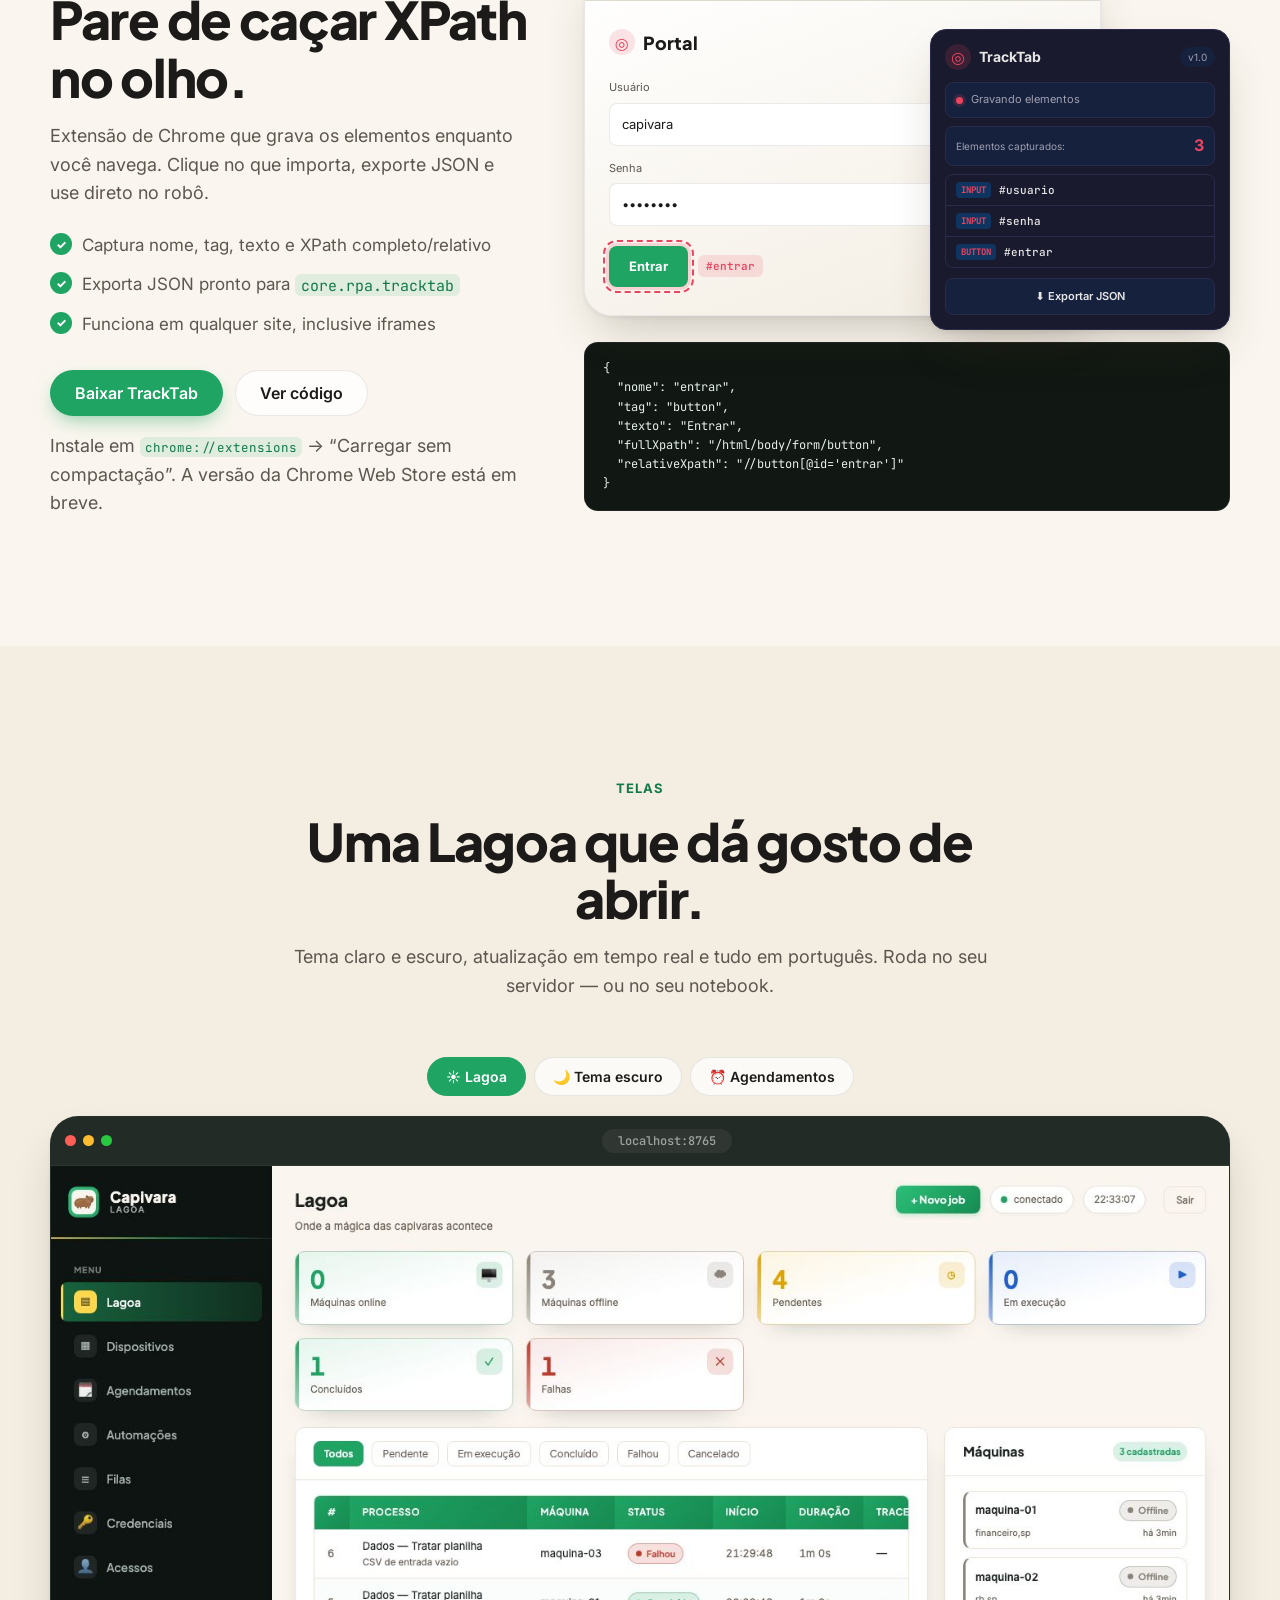
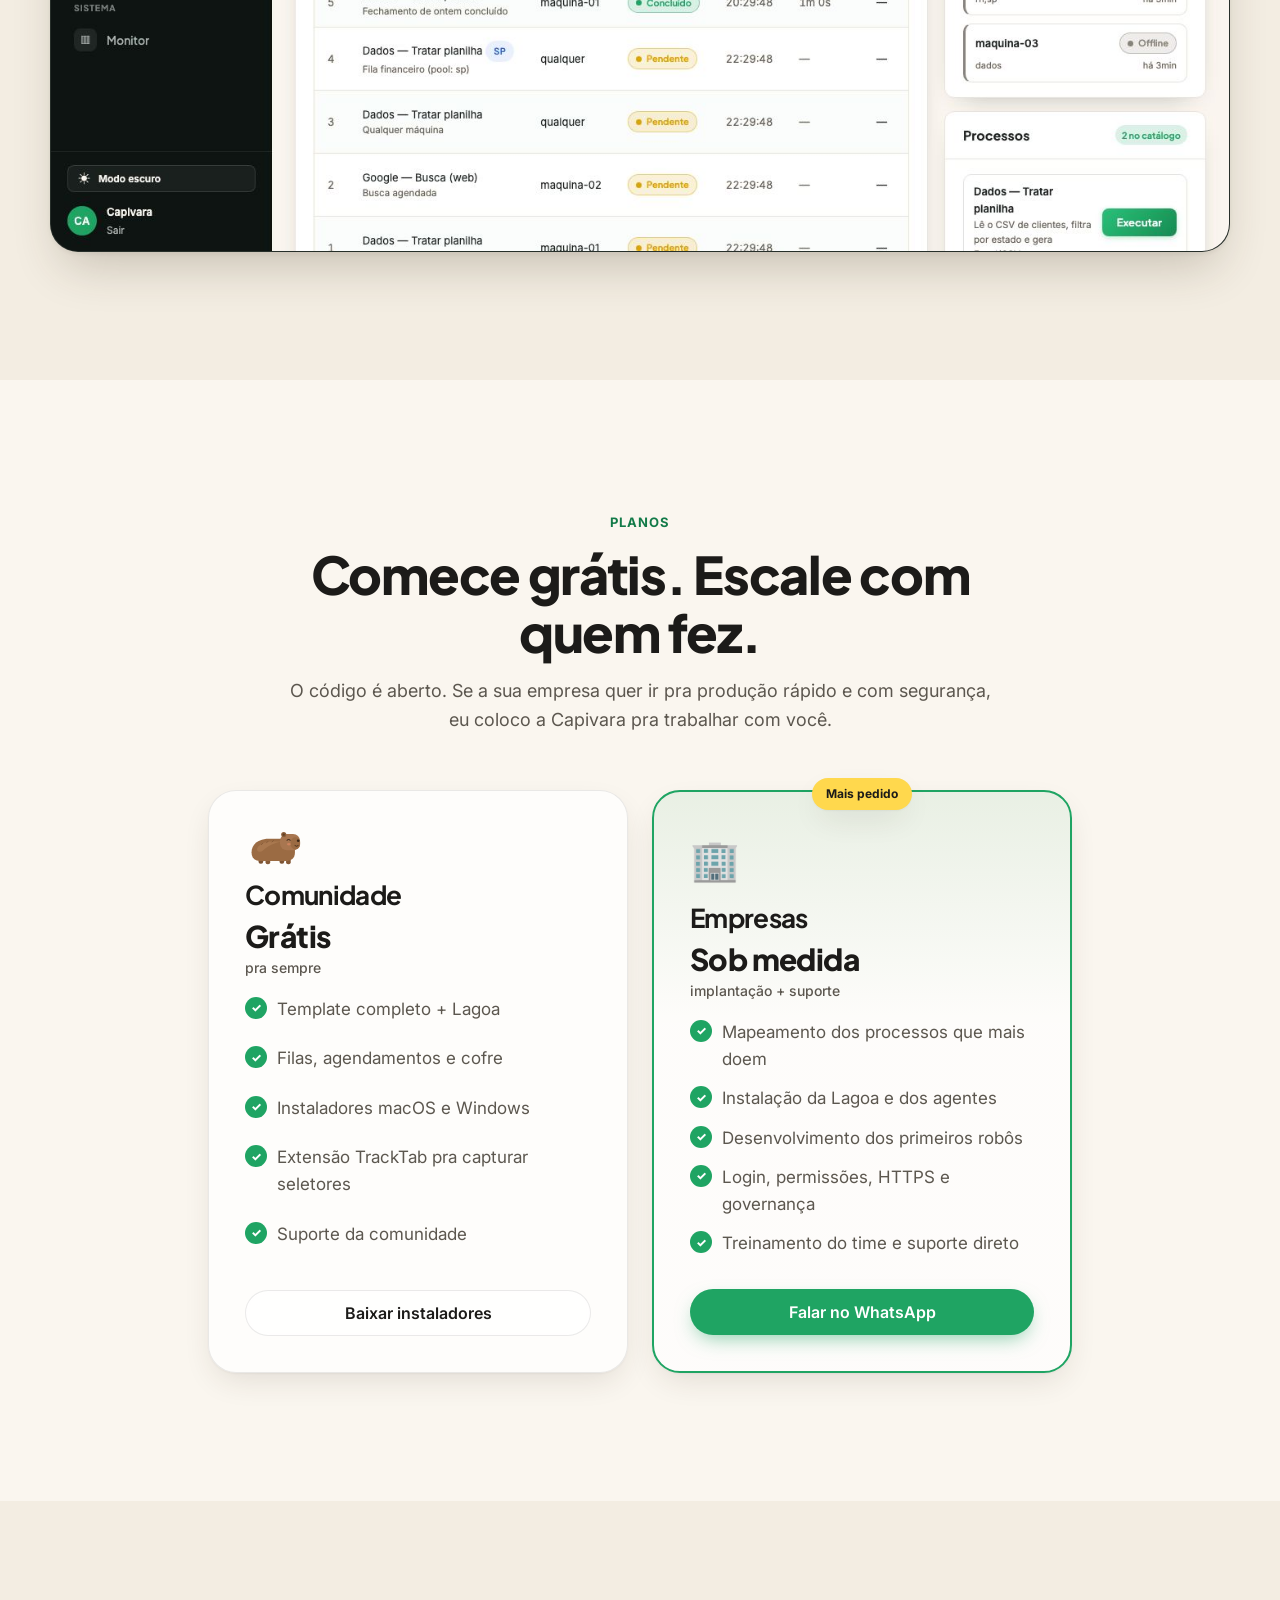
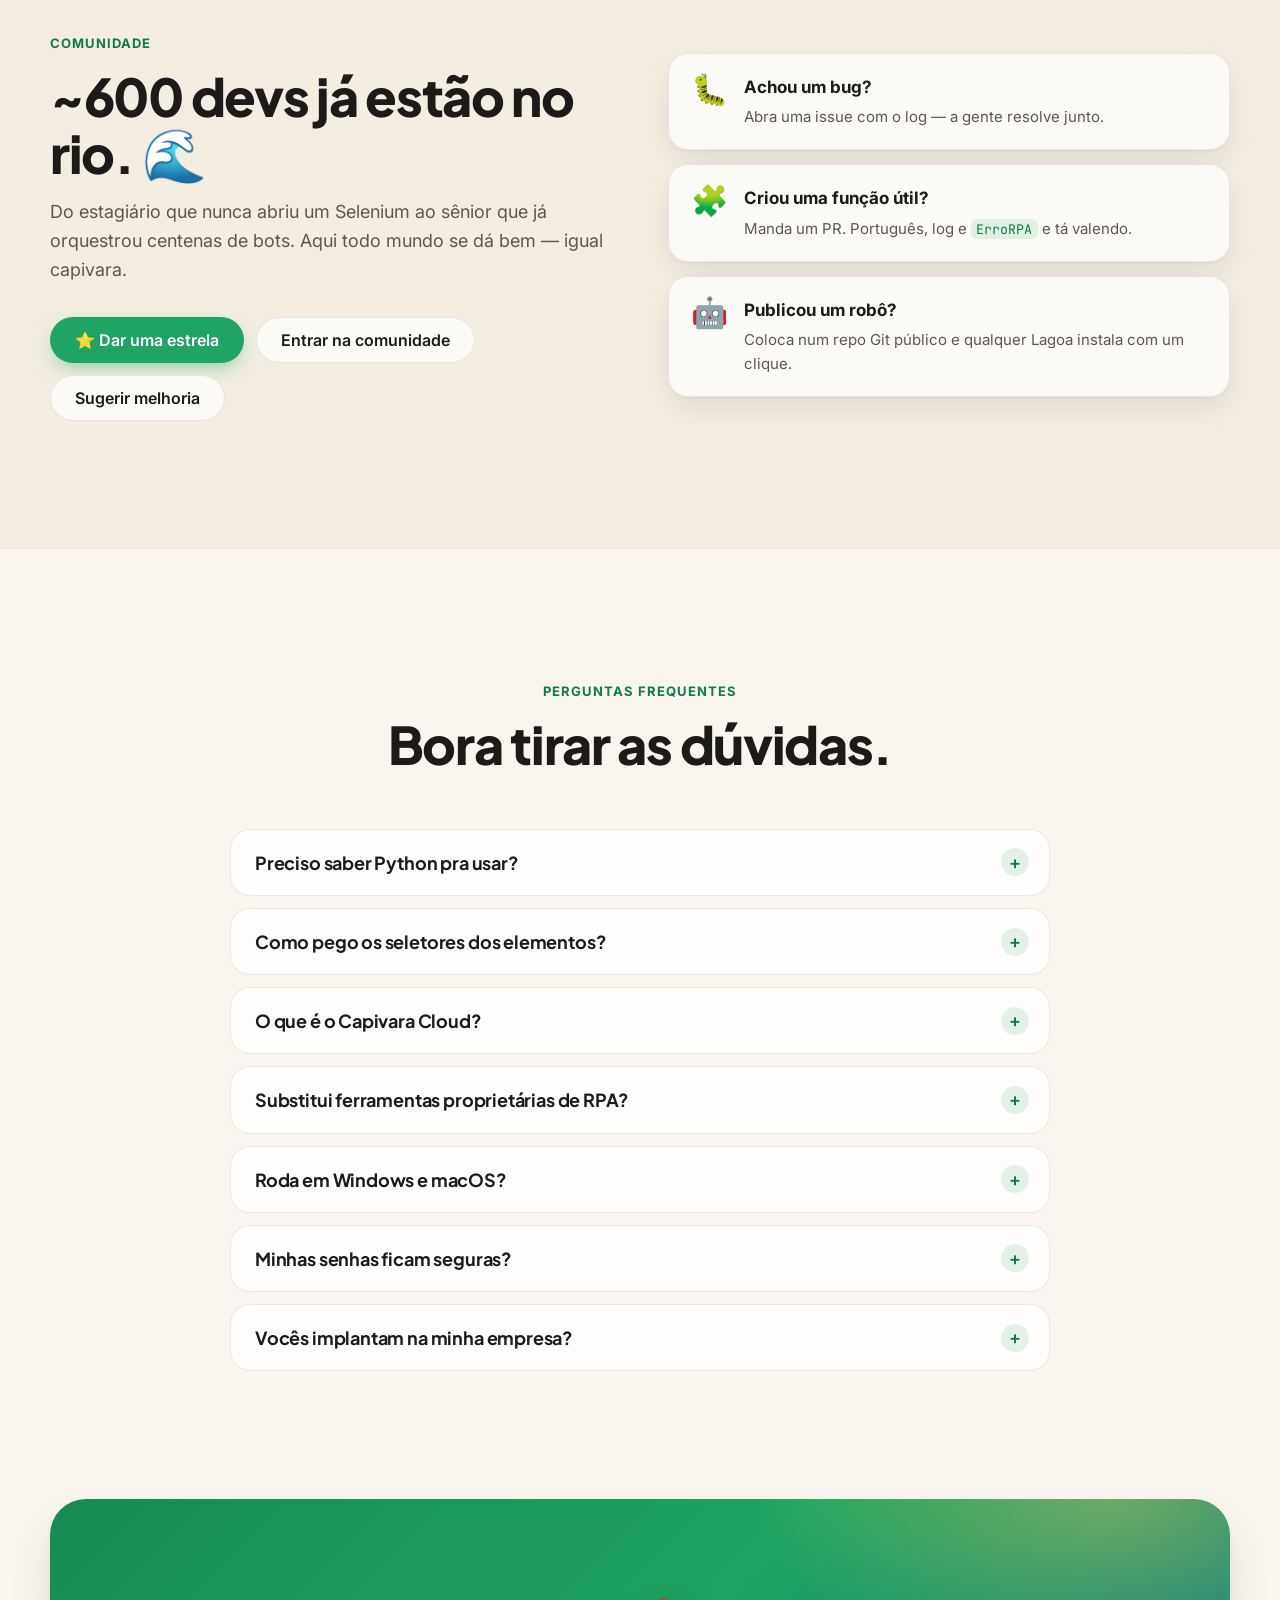
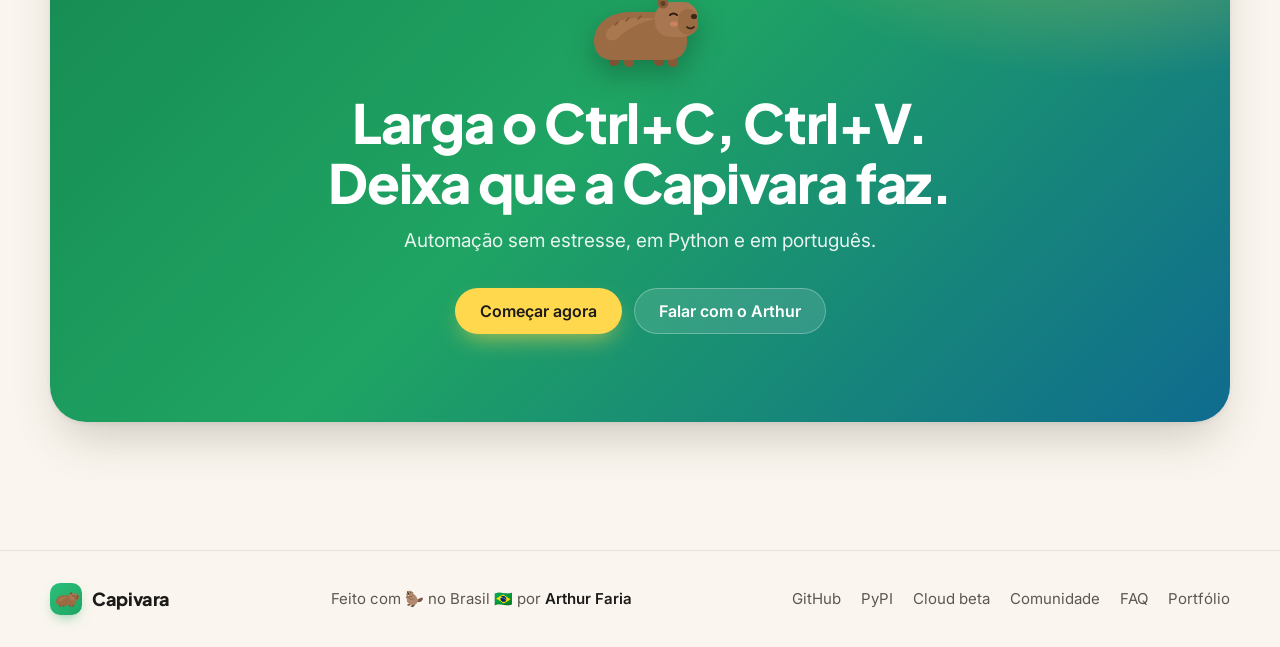
<file: landing/capivara/index.html>
<!doctype html>
<html lang="pt-br">
<head>
<meta charset="utf-8" />
<meta name="viewport" content="width=device-width,initial-scale=1" />
<title>Capivara 🦫 — RPA em Python, 100% em português</title>
<meta name="description" content="Capivara é uma ferramenta low-code de RPA em Python, 100% em português: navegador, planilhas, Lagoa, filas, agendamentos com feriados BR e cofre de credenciais. O Capivara Cloud, automação de APIs com workflows visuais, está em beta público." />
<meta name="theme-color" content="#1FA463" />
<link rel="icon" href="assets/img/favicon.svg" type="image/svg+xml" />

<!-- Open Graph (prévia no WhatsApp/LinkedIn) -->
<meta property="og:type" content="website" />
<meta property="og:title" content="Capivara 🦫 — Deixa que a Capivara faz." />
<meta property="og:description" content="RPA em Python, 100% em português. Robôs, Lagoa, filas, agendamentos e cofre de senhas — sem estresse." />
<meta property="og:image" content="assets/img/cr_light.jpg?v=3" />
<link rel="apple-touch-icon" href="assets/img/favicon.svg" />
<meta property="og:locale" content="pt_BR" />

<!-- Tema antes de pintar a tela (evita "piscar" claro → escuro) -->
<script>
  (function () {
    try {
      var salvo = localStorage.getItem("capivara-tema");
      var escuro = salvo ? salvo === "escuro" : window.matchMedia("(prefers-color-scheme: dark)").matches;
      document.documentElement.setAttribute("data-tema", escuro ? "escuro" : "claro");
    } catch (e) {}
  })();
</script>

<link rel="preconnect" href="https://fonts.googleapis.com" />
<link rel="preconnect" href="https://fonts.gstatic.com" crossorigin />
<link rel="stylesheet" href="https://fonts.googleapis.com/css2?family=Inter:wght@400;500;600&family=JetBrains+Mono:wght@400;500&family=Plus+Jakarta+Sans:wght@700;800&display=swap" />
<link rel="stylesheet" href="assets/styles.css?v=6" />
<script src="assets/app.js?v=4" defer></script>
</head>
<body>
<a class="pular" href="#conteudo">Pular para o conteúdo</a>

<!-- ============================== NAVBAR ============================== -->
<header class="nav" id="topo">
  <div class="nav-dentro container">
    <a class="logo" href="#topo" aria-label="Capivara — início">
      <span class="logo-icone" aria-hidden="true"><img src="assets/img/capivara.svg" alt="" width="30" height="23" /></span>
      <span>Capivara</span>
    </a>

    <nav class="nav-links" id="nav-links" aria-label="Seções">
      <a href="#comecar">Começar</a>
      <a href="#cloud">Cloud <span class="nav-beta">beta</span></a>
      <a href="#como-funciona">Como funciona</a>
      <a href="#recursos">Recursos</a>
      <a href="#codigo">Código</a>
      <a href="#tracktab">TrackTab</a>
      <a href="#telas">Telas</a>
      <a href="#planos">Planos</a>
      <a href="#comunidade">Comunidade</a>
    </nav>

    <div class="nav-acoes">
      <a class="btn btn-sec btn-p esconde-mobile" href="https://github.com/capivara-rpa/capivara" target="_blank" rel="noopener">
        <svg class="ic" viewBox="0 0 24 24" aria-hidden="true"><path fill="currentColor" d="M12 .5C5.7.5.5 5.7.5 12c0 5.1 3.3 9.4 7.9 10.9.6.1.8-.2.8-.6v-2c-3.2.7-3.9-1.5-3.9-1.5-.5-1.3-1.3-1.7-1.3-1.7-1-.7.1-.7.1-.7 1.2.1 1.8 1.2 1.8 1.2 1 1.8 2.8 1.3 3.5 1 .1-.8.4-1.3.7-1.6-2.6-.3-5.3-1.3-5.3-5.7 0-1.3.5-2.3 1.2-3.1-.1-.3-.5-1.5.1-3.1 0 0 1-.3 3.2 1.2a11 11 0 0 1 5.8 0C17.3 4.7 18.3 5 18.3 5c.6 1.6.2 2.8.1 3.1.8.8 1.2 1.9 1.2 3.1 0 4.4-2.7 5.4-5.3 5.7.4.4.8 1.1.8 2.2v3.2c0 .4.2.7.8.6A11.5 11.5 0 0 0 23.5 12C23.5 5.7 18.3.5 12 .5Z"/></svg>
        GitHub
      </a>
      <button class="btn-tema" id="btn-tema" type="button" aria-label="Alternar tema claro/escuro">
        <span class="tema-sol" aria-hidden="true">☀️</span>
        <span class="tema-lua" aria-hidden="true">🌙</span>
      </button>
      <button class="btn-menu" id="btn-menu" type="button" aria-label="Abrir menu" aria-expanded="false" aria-controls="nav-links">
        <span></span><span></span><span></span>
      </button>
    </div>
  </div>
</header>

<main id="conteudo">

<!-- ============================== HERO ============================== -->
<section class="hero">
  <div class="container hero-grade">
    <div class="hero-texto">
      <div class="badges revelar">
        <span class="badge">🐍 Python 3.11+</span>
        <span class="badge">💚 Open Source</span>
        <span class="badge">🇧🇷 100% PT-BR</span>
        <span class="badge badge-beta">☁️ Cloud em beta</span>
      </div>
      <h1 class="revelar">Deixa que a<br /><span class="destaque">Capivara</span> faz.</h1>
      <p class="sub revelar">
        Automação de tarefas chatas com Python, sem complicação. Funções em português,
        logs coloridos e uma <strong>Lagoa</strong> completa pra orquestrar seus robôs.
        Você relaxa, ela trabalha. 🦫
      </p>
      <div class="hero-ctas revelar">
        <a class="btn btn-pri" href="#comecar">Começar grátis →</a>
        <a class="btn btn-sec" href="https://github.com/capivara-rpa/capivara" target="_blank" rel="noopener">Ver no GitHub</a>
      </div>

      <div class="terminal revelar" id="cmd-rapido-wrap">
        <div class="terminal-topo">
          <span class="bolinha v"></span><span class="bolinha a"></span><span class="bolinha g"></span>
          <span class="terminal-titulo">terminal</span>
          <button class="copiar" type="button" data-copiar="#cmd-rapido">Copiar</button>
        </div>
<pre id="cmd-rapido"><code class="sh"><span class="tk-com"># instala a biblioteca</span>
pip install capivara-rpa

<span class="tk-com"># confere a versão</span>
capivara --version

<span class="tk-com"># quer o kit completo? (Selenium + pandas + cofre)</span>
pip install "capivara-rpa[all]"</code></pre>
      </div>
    </div>

    <div class="hero-mascote" aria-hidden="true">
      <div class="lago">
        <div class="onda o1"></div>
        <div class="onda o2"></div>
        <button class="capivara" id="capivara" type="button" tabindex="-1" title="psiu… clica aqui"><img src="assets/img/capivara.svg" alt="" width="240" height="180" /><span class="patinho" id="patinho">🦆</span></button>
      </div>
      <div class="flutuante f1">⚡ <span>Job #42 concluído</span></div>
      <div class="flutuante f2">⏰ <span>seg a sex · 06:00</span></div>
      <div class="flutuante f3">🔐 <span>senha ••••••••</span></div>
    </div>
  </div>
</section>

<!-- ============================== COMEÇAR ============================== -->
<section class="secao" id="comecar">
  <div class="container">
    <header class="secao-cab revelar">
      <span class="sobretitulo">Comece agora</span>
      <h2>Do zero ao primeiro robô.</h2>
      <p>Instale pelo PyPI, clone o repositório ou baixe os executáveis prontos. Escolha o caminho — o resultado é o mesmo: menos Ctrl+C, Ctrl+V.</p>
    </header>

    <div class="comecar-grade">
      <div class="comecar-terminal revelar">
        <div class="terminal">
          <div class="terminal-topo">
            <span class="bolinha v"></span><span class="bolinha a"></span><span class="bolinha g"></span>
            <span class="terminal-titulo">começar</span>
            <button class="copiar" type="button" data-copiar="#cmd-instalar">Copiar</button>
          </div>
<pre id="cmd-instalar"><code class="sh"><span class="tk-com"># opção 1 — biblioteca</span>
pip install capivara-rpa

<span class="tk-com"># kit completo (Selenium + pandas + cofre)</span>
pip install "capivara-rpa[all]"

<span class="tk-com"># opção 2 — repositório</span>
git clone https://github.com/capivara-rpa/capivara.git
cd capivara
./scripts/install.sh

<span class="tk-com"># opção 3 — instaladores sem Python</span>
<span class="tk-com"># baixe ao lado: Windows, macOS ou TrackTab</span></code></pre>
        </div>
        <p class="comecar-nota">Windows: use <code>scripts\install.bat</code>. No zsh, mantenha as aspas em <code>"capivara-rpa[all]"</code>.</p>
      </div>

      <div class="comecar-cartoes">
        <article class="card revelar">
          <span class="card-emoji" aria-hidden="true">🐍</span>
          <h3>Biblioteca Python</h3>
          <p>A base leve instala em segundos. Use <code>[web]</code> pro navegador ou <code>[all]</code> pro kit completo.</p>
          <a class="btn btn-pri btn-cheio" href="https://pypi.org/project/capivara-rpa/" target="_blank" rel="noopener">Abrir no PyPI</a>
        </article>

        <article class="card revelar">
          <span class="card-emoji" aria-hidden="true">🐙</span>
          <h3>Repositório oficial</h3>
          <p>Clone, explore os exemplos e acompanhe as releases. Código aberto (MIT), feito no Brasil.</p>
          <a class="btn btn-sec btn-cheio" href="https://github.com/capivara-rpa/capivara" target="_blank" rel="noopener">Clonar repositório</a>
        </article>

        <article class="card revelar">
          <span class="card-emoji" aria-hidden="true">⬇️</span>
          <h3>Executáveis prontos</h3>
          <p>Lagoa + agente para Windows e macOS, sem instalar Python. A TrackTab captura seletores no Chrome.</p>
          <div class="downloads">
            <a class="download" href="https://github.com/capivara-rpa/capivara/releases/latest/download/control_room_instalador.exe" target="_blank" rel="noopener"><strong>Windows</strong><span>instalador .exe</span></a>
            <a class="download" href="https://github.com/capivara-rpa/capivara/releases/latest/download/RPA-Brasil-macos.zip" target="_blank" rel="noopener"><strong>macOS</strong><span>pacote .zip</span></a>
            <a class="download" href="https://github.com/capivara-rpa/capivara/releases/latest/download/tracktab.zip" target="_blank" rel="noopener"><strong>TrackTab</strong><span>extensão .zip</span></a>
          </div>
          <a class="link-seta" href="https://github.com/capivara-rpa/capivara/releases/latest" target="_blank" rel="noopener">Ver todos os arquivos →</a>
        </article>
      </div>
    </div>
  </div>
</section>

<!-- ============================== CLOUD ============================== -->
<section class="secao secao-alt" id="cloud">
  <div class="container cloud-grade">
    <div class="cloud-texto revelar">
      <div class="badges">
        <span class="badge badge-beta">🧪 Beta público</span>
        <span class="badge">☁️ API-first</span>
        <span class="badge">🐍 FastAPI + SQLite</span>
      </div>
      <span class="sobretitulo">Novo produto</span>
      <h2>Capivara Cloud, em beta.</h2>
      <p>A Lagoa orquestra robôs. O <strong>Cloud</strong> orquestra APIs. Monte fluxos visuais, conecte Slack, e-mail, Excel, HTTP e mais, e acompanhe cada passo da execução.</p>
      <ul class="lista-check">
        <li>Editor visual com Drawflow</li>
        <li>Gatilho manual e webhook</li>
        <li>Credenciais cifradas com Fernet</li>
        <li>Trace por passo e Swagger público</li>
      </ul>
      <div class="hero-ctas">
        <a class="btn btn-pri" href="https://github.com/capivara-rpa/capivara-cloud" target="_blank" rel="noopener">Entrar no beta →</a>
        <a class="btn btn-sec" href="https://github.com/capivara-rpa/capivara-cloud-community" target="_blank" rel="noopener">Sugerir no beta</a>
      </div>
      <p class="cloud-nota">Beta público e gratuito nesta fase. Rode local com <code>python -m app.main</code>; sem login e sem cobrança.</p>
    </div>

    <div class="cloud-demo revelar" aria-hidden="true">
      <div class="cloud-janela">
        <div class="cloud-janela-topo">
          <span class="bolinha v"></span><span class="bolinha a"></span><span class="bolinha g"></span>
          <span class="cloud-url">cloud.capivara.local</span>
          <span class="cloud-beta-pill">beta</span>
        </div>
        <div class="cloud-corpo">
          <div class="cloud-canvas">
            <div class="cloud-no cloud-no-verde">
              <span class="cloud-no-icone">⇥</span>
              <div><strong>Webhook</strong><small>pedido criado</small></div>
            </div>
            <div class="cloud-linha"><span></span></div>
            <div class="cloud-no cloud-no-azul">
              <span class="cloud-no-icone">◇</span>
              <div><strong>Condição</strong><small>prioridade == alta</small></div>
            </div>
            <div class="cloud-ramo">
              <div class="cloud-no cloud-no-amarelo">
                <span class="cloud-no-icone">#</span>
                <div><strong>Slack</strong><small>#alertas</small></div>
              </div>
              <div class="cloud-no cloud-no-marrom">
                <span class="cloud-no-icone">✉</span>
                <div><strong>E-mail</strong><small>time comercial</small></div>
              </div>
            </div>
          </div>
          <div class="cloud-trace">
            <div class="cloud-trace-topo">
              <span class="cloud-status">concluído</span>
              <span>3 passos · 1,2s</span>
            </div>
            <div class="cloud-passo"><span>1</span><div><strong>Webhook</strong><small>200 · pedido #1042</small></div></div>
            <div class="cloud-passo"><span>2</span><div><strong>Condição</strong><small>verdadeiro</small></div></div>
            <div class="cloud-passo"><span>3</span><div><strong>Slack</strong><small>mensagem enviada</small></div></div>
          </div>
        </div>
      </div>
    </div>
  </div>
</section>

<!-- ============================== NÚMEROS ============================== -->
<section class="numeros" aria-label="Números do projeto">
  <div class="container numeros-grade">
    <div class="numero revelar"><strong data-contar="600">600</strong><span>devs na comunidade</span></div>
    <div class="numero revelar"><strong data-contar="63">63</strong><span>ações de navegador em português</span></div>
    <div class="numero revelar"><strong data-contar="156">156</strong><span>testes automatizados</span></div>
    <div class="numero revelar"><strong>0</strong><span>Python pra instalar a Lagoa</span></div>
  </div>
</section>

<!-- ============================== COMO FUNCIONA ============================== -->
<section class="secao" id="como-funciona">
  <div class="container">
    <header class="secao-cab revelar">
      <span class="sobretitulo">Como funciona</span>
      <h2>Três passos. Zero estresse.</h2>
      <p>Do primeiro script ao robô rodando sozinho de madrugada — sem virar refém de ferramenta cara.</p>
    </header>

    <ol class="passos">
      <li class="passo revelar">
        <span class="passo-emoji" aria-hidden="true">✍️</span>
        <span class="passo-num">1</span>
        <h3>Escreva</h3>
        <p>Use funções que falam a sua língua: <code>abrir_url</code>, <code>clicar_elemento</code>, <code>ler_csv</code>, <code>enviar_email</code>. Selenium, pandas e requests ficam por baixo dos panos.</p>
      </li>
      <li class="passo revelar">
        <span class="passo-emoji" aria-hidden="true">⏰</span>
        <span class="passo-num">2</span>
        <h3>Agende</h3>
        <p>Suba o robô por <strong>.zip</strong> ou <strong>repositório Git</strong> e agende por intervalo, horário ou cron. Dias úteis? Pula feriado nacional? Tá pegando.</p>
      </li>
      <li class="passo revelar">
        <span class="passo-emoji" aria-hidden="true">📈</span>
        <span class="passo-num">3</span>
        <h3>Acompanhe</h3>
        <p>Cada execução vira um <strong>trace</strong> passo a passo no Monitor, em tempo real. Deu erro de negócio ou de sistema? Você sabe na hora — e sabe onde.</p>
      </li>
    </ol>
  </div>
</section>

<!-- ============================== RECURSOS ============================== -->
<section class="secao secao-alt" id="recursos">
  <div class="container">
    <header class="secao-cab revelar">
      <span class="sobretitulo">Recursos</span>
      <h2>Tudo que um RPA de gente grande tem.</h2>
      <p>Só que em Python, em português e sem licença por robô.</p>
    </header>

    <div class="cards">
      <article class="card revelar">
        <span class="card-emoji" aria-hidden="true">🌐</span>
        <h3>Navegador em português</h3>
        <p>63 ações prontas sobre Selenium 4, com driver automático. Seletor por XPath, ID ou CSS — você escolhe.</p>
      </article>
      <article class="card revelar">
        <span class="card-emoji" aria-hidden="true">🎛️</span>
        <h3>Lagoa</h3>
        <p>Onde a mágica das capivaras acontece. Orquestrador de robôs: máquinas, processos, jobs, pools por tag e cancelamento de job em execução.</p>
      </article>
      <article class="card revelar">
        <span class="card-emoji" aria-hidden="true">📋</span>
        <h3>Filas de trabalho</h3>
        <p>Datapool transacional com prioridade por item, retentativas, pausar/retomar e rodízio entre robôs.</p>
      </article>
      <article class="card revelar">
        <span class="card-emoji" aria-hidden="true">📅</span>
        <h3>Agendamentos BR</h3>
        <p>Intervalo, diário ou cron. Escolhe os dias, pula fim de semana e feriados nacionais (até Carnaval e Corpus Christi).</p>
      </article>
      <article class="card revelar">
        <span class="card-emoji" aria-hidden="true">🔐</span>
        <h3>Cofre de credenciais</h3>
        <p>Segredos cifrados, versões, rotação, permissão por processo e auditoria. Senha nunca aparece no log.</p>
      </article>
      <article class="card revelar">
        <span class="card-emoji" aria-hidden="true">📡</span>
        <h3>Monitor em tempo real</h3>
        <p>Trace de cada execução com status de negócio, sistêmico e crítico. Atualiza sozinho, sem F5.</p>
      </article>
      <article class="card revelar">
        <span class="card-emoji" aria-hidden="true">🌈</span>
        <h3>Logs coloridos</h3>
        <p>Terminal bonito com Loguru + rich, arquivo com rotação e tabelas de dados legíveis. Debug vira passeio.</p>
      </article>
      <article class="card revelar">
        <span class="card-emoji" aria-hidden="true">📦</span>
        <h3>Robô por .zip ou Git</h3>
        <p>Instale pela tela. Cada robô ganha seu próprio <code>.venv</code> com o <code>requirements.txt</code> dele.</p>
      </article>
      <article class="card revelar">
        <span class="card-emoji" aria-hidden="true">🛡️</span>
        <h3>Login e permissões</h3>
        <p>Usuários, papéis, token por máquina, HTTPS opcional e SLA com alerta de job estourado.</p>
      </article>
    </div>
  </div>
</section>

<!-- ============================== CÓDIGO ============================== -->
<section class="secao" id="codigo">
  <div class="container codigo-grade">
    <header class="secao-cab secao-cab-esq revelar">
      <span class="sobretitulo">Mostra o código</span>
      <h2>Lê como português. Roda como Python.</h2>
      <p>Iniciante entende de primeira. Sênior agradece pelo log, pelo retry e pelo tratamento de erro já embutidos.</p>
      <ul class="lista-check">
        <li>Esperas inteligentes e retentativa automática</li>
        <li><code>ErroRPA</code> pra erro de negócio, sem drama</li>
        <li>Credenciais vindas do cofre, nunca do código</li>
      </ul>
    </header>

    <div class="editor revelar">
      <div class="abas" role="tablist" aria-label="Exemplos de código">
        <button role="tab" id="aba-web" aria-selected="true" aria-controls="painel-web" class="aba ativa">🌐 web.py</button>
        <button role="tab" id="aba-dados" aria-selected="false" aria-controls="painel-dados" class="aba" tabindex="-1">📊 dados.py</button>
        <button role="tab" id="aba-robo" aria-selected="false" aria-controls="painel-robo" class="aba" tabindex="-1">🤖 main.py</button>
        <button class="copiar copiar-editor" type="button" data-copiar-ativo>Copiar</button>
      </div>

<pre role="tabpanel" id="painel-web" aria-labelledby="aba-web" class="painel ativo"><code class="py">from core.rpa.browser import Navegador

with Navegador() as nav:
    nav.abrir_url("https://portal.exemplo.com.br")
    nav.escrever_texto("@usuario", "capivara")
    nav.escrever_texto("@senha", senha, enter=True)

    nav.aguardar_elemento("#painel", descricao="Painel carregou")
    total = nav.ler_texto("#total-pedidos")
    nav.capturar_tela("pedidos_do_dia")</code></pre>

<pre role="tabpanel" id="painel-dados" aria-labelledby="aba-dados" class="painel" hidden><code class="py">from core.rpa.dados import ler_csv, filtrar_linhas, escrever_planilha
from core.rpa.email import enviar_email

clientes = ler_csv("data/input/clientes.csv")
sp = filtrar_linhas(clientes, "estado == 'SP'")

relatorio = escrever_planilha(
    {"Todos": clientes, "Somente_SP": sp},
    "data/output/relatorio.xlsx",
)
enviar_email("time@empresa.com.br", "Relatório do dia 🦫", anexos=[relatorio])</code></pre>

<pre role="tabpanel" id="painel-robo" aria-labelledby="aba-robo" class="painel" hidden><code class="py"># Robô publicado na Lagoa (.zip ou Git)
from core.tratador import ErroRPA


def rodar(navegador=None, agente=None, item=None):
    cred = agente.credencial("portal")  # {"usuario": ..., "senha": ...}

    if item["dados"]["cpf"] == "":
        raise ErroRPA("Item sem CPF — volta pra fila")

    navegador.abrir_url("https://portal.exemplo.com.br")
    return True</code></pre>
    </div>
  </div>
</section>

<!-- ============================== TRACKTAB ============================== -->
<section class="secao" id="tracktab">
  <div class="container tracktab-grade">
    <div class="tracktab-texto revelar">
      <span class="sobretitulo">TrackTab</span>
      <h2>Pare de caçar XPath no olho.</h2>
      <p>Extensão de Chrome que grava os elementos enquanto você navega. Clique no que importa, exporte JSON e use direto no robô.</p>
      <ul class="lista-check">
        <li>Captura nome, tag, texto e XPath completo/relativo</li>
        <li>Exporta JSON pronto para <code>core.rpa.tracktab</code></li>
        <li>Funciona em qualquer site, inclusive iframes</li>
      </ul>
      <div class="hero-ctas">
        <a class="btn btn-pri" href="https://github.com/capivara-rpa/capivara/releases/latest/download/tracktab.zip" target="_blank" rel="noopener">Baixar TrackTab</a>
        <a class="btn btn-sec" href="https://github.com/capivara-rpa/capivara/tree/main/tracktab" target="_blank" rel="noopener">Ver código</a>
      </div>
      <p class="tracktab-nota">Instale em <code>chrome://extensions</code> → “Carregar sem compactação”. A versão da Chrome Web Store está em breve.</p>
    </div>

    <div class="tracktab-demo revelar" aria-hidden="true">
      <div class="tt-cena">
        <div class="tt-browser">
          <div class="tt-browser-topo">
            <span class="bolinha v"></span><span class="bolinha a"></span><span class="bolinha g"></span>
            <span class="tt-url">portal.exemplo.com.br/login</span>
          </div>
          <div class="tt-pagina">
            <div class="tt-marca"><span class="tt-logo-mini">◎</span> Portal</div>
            <div class="tt-campo"><span>Usuário</span><div class="tt-input">capivara</div></div>
            <div class="tt-campo"><span>Senha</span><div class="tt-input">••••••••</div></div>
            <div class="tt-acao">
              <span class="tt-botao">Entrar</span>
              <span class="tt-alvo">#entrar</span>
            </div>
          </div>
        </div>

        <div class="tt-popup">
          <div class="tt-popup-topo"><span class="tt-logo-mini">◎</span><strong>TrackTab</strong><span class="tt-versao">v1.0</span></div>
          <div class="tt-status"><span class="tt-dot"></span> Gravando elementos</div>
          <div class="tt-contador"><span>Elementos capturados:</span><strong>3</strong></div>
          <div class="tt-lista">
            <div class="tt-item"><span class="tt-tag">input</span><span>#usuario</span></div>
            <div class="tt-item"><span class="tt-tag">input</span><span>#senha</span></div>
            <div class="tt-item"><span class="tt-tag">button</span><span>#entrar</span></div>
          </div>
          <div class="tt-exportar">⬇ Exportar JSON</div>
        </div>
      </div>

      <pre class="tt-json"><code>{
  "nome": "entrar",
  "tag": "button",
  "texto": "Entrar",
  "fullXpath": "/html/body/form/button",
  "relativeXpath": "//button[@id='entrar']"
}</code></pre>
    </div>
  </div>
</section>

<!-- ============================== TELAS ============================== -->
<section class="secao secao-alt" id="telas">
  <div class="container">
    <header class="secao-cab revelar">
      <span class="sobretitulo">Telas</span>
      <h2>Uma Lagoa que dá gosto de abrir.</h2>
      <p>Tema claro e escuro, atualização em tempo real e tudo em português. Roda no seu servidor — ou no seu notebook.</p>
    </header>

    <div class="telas revelar">
      <div class="telas-abas" role="tablist" aria-label="Escolha a tela">
        <button role="tab" class="chip ativo" aria-selected="true" data-tela="assets/img/cr_light.jpg?v=3" data-alt="Lagoa no tema claro: máquinas online, jobs e processos">☀️ Lagoa</button>
        <button role="tab" class="chip" aria-selected="false" data-tela="assets/img/cr_dark.jpg?v=3" data-alt="Lagoa no tema escuro">🌙 Tema escuro</button>
        <button role="tab" class="chip" aria-selected="false" data-tela="assets/img/agenda.jpg?v=3" data-alt="Tela de agendamentos com dias da semana e próximos disparos">⏰ Agendamentos</button>
      </div>
      <figure class="janela">
        <div class="janela-topo" aria-hidden="true">
          <span class="bolinha v"></span><span class="bolinha a"></span><span class="bolinha g"></span>
          <span class="janela-url">localhost:8765</span>
        </div>
        <img id="tela-img" src="assets/img/cr_light.jpg?v=3" width="1440" height="837" loading="lazy" alt="Lagoa no tema claro: máquinas online, jobs e processos" />
      </figure>
    </div>
  </div>
</section>

<!-- ============================== PLANOS ============================== -->
<section class="secao" id="planos">
  <div class="container">
    <header class="secao-cab revelar">
      <span class="sobretitulo">Planos</span>
      <h2>Comece grátis. Escale com quem fez.</h2>
      <p>O código é aberto. Se a sua empresa quer ir pra produção rápido e com segurança, eu coloco a Capivara pra trabalhar com você.</p>
    </header>

    <div class="planos">
      <article class="plano revelar">
        <img class="plano-emoji plano-img" src="assets/img/capivara.svg" alt="" width="64" height="48" />
        <h3>Comunidade</h3>
        <p class="preco">Grátis <span>pra sempre</span></p>
        <ul class="lista-check">
          <li>Template completo + Lagoa</li>
          <li>Filas, agendamentos e cofre</li>
          <li>Instaladores macOS e Windows</li>
          <li>Extensão TrackTab pra capturar seletores</li>
          <li>Suporte da comunidade</li>
        </ul>
        <a class="btn btn-sec btn-cheio" href="https://github.com/capivara-rpa/capivara/releases/latest" target="_blank" rel="noopener">Baixar instaladores</a>
      </article>

      <article class="plano plano-destaque revelar">
        <span class="selo">Mais pedido</span>
        <span class="plano-emoji" aria-hidden="true">🏢</span>
        <h3>Empresas</h3>
        <p class="preco">Sob medida <span>implantação + suporte</span></p>
        <ul class="lista-check">
          <li>Mapeamento dos processos que mais doem</li>
          <li>Instalação da Lagoa e dos agentes</li>
          <li>Desenvolvimento dos primeiros robôs</li>
          <li>Login, permissões, HTTPS e governança</li>
          <li>Treinamento do time e suporte direto</li>
        </ul>
        <a class="btn btn-pri btn-cheio" href="https://wa.me/5511991073150?text=Oi%20Arthur!%20Quero%20implantar%20a%20Capivara%20(RPA%20em%20Python)%20na%20minha%20empresa%20%F0%9F%A6%AB" target="_blank" rel="noopener">Falar no WhatsApp</a>
      </article>
    </div>
  </div>
</section>

<!-- ============================== COMUNIDADE ============================== -->
<section class="secao secao-alt" id="comunidade">
  <div class="container comunidade">
    <div class="comunidade-texto revelar">
      <span class="sobretitulo">Comunidade</span>
      <h2>~600 devs já estão no rio. 🌊</h2>
      <p>Do estagiário que nunca abriu um Selenium ao sênior que já orquestrou centenas de bots. Aqui todo mundo se dá bem — igual capivara.</p>
      <div class="hero-ctas">
        <a class="btn btn-pri" href="https://github.com/capivara-rpa/capivara" target="_blank" rel="noopener">⭐ Dar uma estrela</a>
        <a class="btn btn-sec" href="https://github.com/capivara-rpa/capivara-community" target="_blank" rel="noopener">Entrar na comunidade</a>
        <a class="btn btn-sec" href="https://github.com/capivara-rpa/capivara-community/issues" target="_blank" rel="noopener">Sugerir melhoria</a>
      </div>
    </div>
    <ul class="contribuir revelar">
      <li><span aria-hidden="true">🐛</span><div><strong>Achou um bug?</strong><p>Abra uma issue com o log — a gente resolve junto.</p></div></li>
      <li><span aria-hidden="true">🧩</span><div><strong>Criou uma função útil?</strong><p>Manda um PR. Português, log e <code>ErroRPA</code> e tá valendo.</p></div></li>
      <li><span aria-hidden="true">🤖</span><div><strong>Publicou um robô?</strong><p>Coloca num repo Git público e qualquer Lagoa instala com um clique.</p></div></li>
    </ul>
  </div>
</section>

<!-- ============================== FAQ ============================== -->
<section class="secao" id="faq">
  <div class="container estreito">
    <header class="secao-cab revelar">
      <span class="sobretitulo">Perguntas frequentes</span>
      <h2>Bora tirar as dúvidas.</h2>
    </header>

    <div class="faq">
      <details class="revelar">
        <summary>Preciso saber Python pra usar?</summary>
        <p>O básico ajuda, mas as funções foram feitas pra ler como português. Se você entende <code>nav.clicar_elemento("#entrar")</code>, já dá pra começar. O template vem com exemplos e um guia passo a passo.</p>
      </details>
      <details class="revelar">
        <summary>Como pego os seletores dos elementos?</summary>
        <p>Use a extensão <a href="#tracktab"><strong>TrackTab</strong></a>: ela grava os elementos enquanto você navega e exporta um JSON com XPath completo e relativo. O Capivara lê esse arquivo com <code>core.rpa.tracktab</code>.</p>
      </details>
      <details class="revelar">
        <summary>O que é o Capivara Cloud?</summary>
        <p>É um produto separado, focado em <strong>automação de APIs</strong>: você monta workflows visuais, conecta serviços como Slack, e-mail, Excel e HTTP, e acompanha o trace de cada execução. Está em <a href="#cloud"><strong>beta público e gratuito</strong></a> nesta fase — rode local e envie sugestões pela comunidade do Cloud.</p>
      </details>
      <details class="revelar">
        <summary>Substitui ferramentas proprietárias de RPA?</summary>
        <p>Pra boa parte dos processos, sim: tem Lagoa, agentes, filas, agendamentos e cofre de credenciais. A diferença é que é código aberto, em Python, sem licença por robô — e você tem controle total.</p>
      </details>
      <details class="revelar">
        <summary>Roda em Windows e macOS?</summary>
        <p>Sim. Os robôs rodam onde tiver Python 3.11+ e Chrome. A Lagoa e o agente também têm instaladores prontos (sem exigir Python) para Windows e macOS, e há Dockerfile pra servidor.</p>
      </details>
      <details class="revelar">
        <summary>Minhas senhas ficam seguras?</summary>
        <p>Ficam cifradas no cofre (Fernet), com versões, rotação, permissão por processo e trilha de auditoria. Os logs mascaram senhas e tokens automaticamente.</p>
      </details>
      <details class="revelar">
        <summary>Vocês implantam na minha empresa?</summary>
        <p>Sim! Faço o mapeamento, a instalação, os primeiros robôs e o treinamento do time. É só chamar no WhatsApp pelo botão do plano Empresas.</p>
      </details>
    </div>
  </div>
</section>

<!-- ============================== CTA FINAL ============================== -->
<section class="cta-final">
  <div class="container cta-caixa revelar">
    <img class="cta-emoji" src="assets/img/capivara.svg" alt="" width="120" height="90" />
    <h2>Larga o Ctrl+C, Ctrl+V.<br />Deixa que a Capivara faz.</h2>
    <p>Automação sem estresse, em Python e em português.</p>
    <div class="hero-ctas centro">
      <a class="btn btn-amarelo" href="#comecar">Começar agora</a>
      <a class="btn btn-vidro" href="https://wa.me/5511991073150?text=Oi%20Arthur!%20Quero%20saber%20mais%20sobre%20a%20Capivara%20%F0%9F%A6%AB" target="_blank" rel="noopener">Falar com o Arthur</a>
    </div>
  </div>
</section>

</main>

<!-- ============================== FOOTER ============================== -->
<footer class="rodape">
  <div class="container rodape-dentro">
    <a class="logo" href="#topo"><span class="logo-icone" aria-hidden="true"><img src="assets/img/capivara.svg" alt="" width="30" height="23" /></span><span>Capivara</span></a>
    <p>Feito com 🦫 no Brasil 🇧🇷 por <a href="https://arthurfaria.tech" target="_blank" rel="noopener">Arthur Faria</a></p>
    <nav aria-label="Links do rodapé">
      <a href="https://github.com/capivara-rpa/capivara" target="_blank" rel="noopener">GitHub</a>
      <a href="https://pypi.org/project/capivara-rpa/" target="_blank" rel="noopener">PyPI</a>
      <a href="https://github.com/capivara-rpa/capivara-cloud" target="_blank" rel="noopener">Cloud beta</a>
      <a href="https://github.com/capivara-rpa/capivara-community" target="_blank" rel="noopener">Comunidade</a>
      <a href="#faq">FAQ</a>
      <a href="https://arthurfaria.tech" target="_blank" rel="noopener">Portfólio</a>
    </nav>
  </div>
</footer>
</body>
</html>
</file>
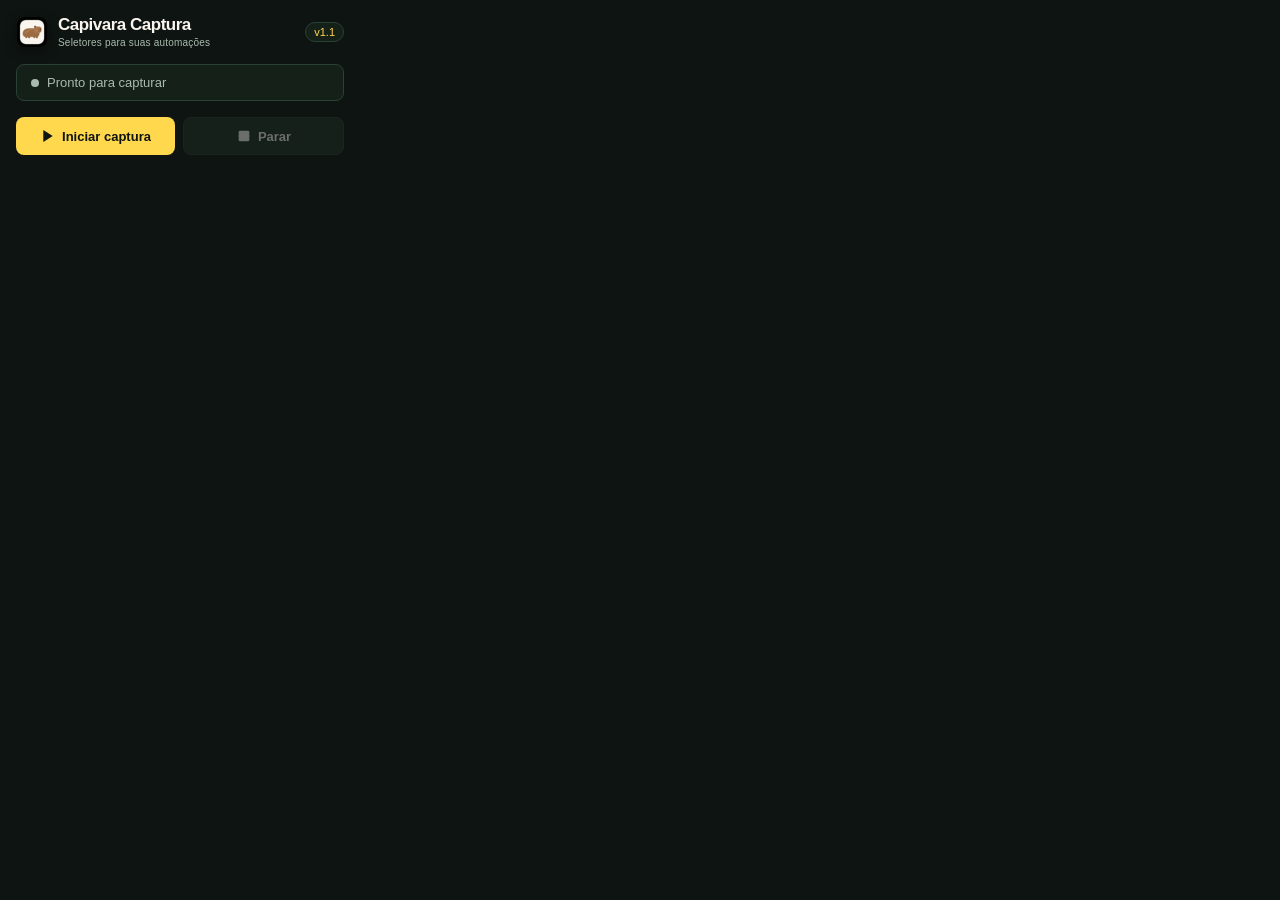
<file: tracktab/popup/popup.html>
<!DOCTYPE html>
<html lang="pt-BR">
<head>
  <meta charset="UTF-8">
  <meta name="viewport" content="width=device-width, initial-scale=1.0">
  <title>Capivara Captura</title>
  <link rel="stylesheet" href="popup.css">
</head>
<body>
  <div class="container">
    <header class="header">
      <div class="logo">
        <img src="../icons/icon48.png" alt="" class="logo-img" width="32" height="32">
        <div>
          <h1>Capivara Captura</h1>
          <span class="subtitulo">Seletores para suas automações</span>
        </div>
      </div>
      <span class="version">v1.1</span>
    </header>

    <div class="status-bar" id="statusBar">
      <span class="status-dot" id="statusDot"></span>
      <span class="status-text" id="statusText">Pronto para capturar</span>
    </div>

    <div class="controls">
      <button class="btn btn-start" id="btnStart">
        <svg width="16" height="16" viewBox="0 0 24 24" fill="currentColor">
          <polygon points="5,3 19,12 5,21"/>
        </svg>
        Iniciar captura
      </button>
      <button class="btn btn-stop" id="btnStop" disabled>
        <svg width="16" height="16" viewBox="0 0 24 24" fill="currentColor">
          <rect x="4" y="4" width="16" height="16" rx="2"/>
        </svg>
        Parar
      </button>
    </div>

    <div class="counter" id="counterSection" style="display: none;">
      <span class="counter-label">Elementos capturados:</span>
      <span class="counter-value" id="counterValue">0</span>
    </div>

    <div class="elements-list" id="elementsList" style="display: none;">
      <div class="list-header">
        <h3>Elementos</h3>
        <button class="btn-icon" id="btnClear" title="Limpar tudo">
          <svg width="14" height="14" viewBox="0 0 24 24" fill="none" stroke="currentColor" stroke-width="2">
            <polyline points="3,6 5,6 21,6"/>
            <path d="M19,6v14a2,2,0,0,1-2,2H7a2,2,0,0,1-2-2V6m3,0V4a2,2,0,0,1,2-2h4a2,2,0,0,1,2,2V6"/>
          </svg>
        </button>
      </div>
      <ul id="elementsUl"></ul>
    </div>

    <div class="export-section" id="exportSection" style="display: none;">
      <button class="btn btn-export" id="btnExportJson">
        <svg width="14" height="14" viewBox="0 0 24 24" fill="none" stroke="currentColor" stroke-width="2">
          <path d="M21,15v4a2,2,0,0,1-2,2H5a2,2,0,0,1-2-2V15"/>
          <polyline points="7,10 12,15 17,10"/>
          <line x1="12" y1="15" x2="12" y2="3"/>
        </svg>
        Exportar JSON
      </button>
      <button class="btn btn-export" id="btnExportTxt">
        <svg width="14" height="14" viewBox="0 0 24 24" fill="none" stroke="currentColor" stroke-width="2">
          <path d="M21,15v4a2,2,0,0,1-2,2H5a2,2,0,0,1-2-2V15"/>
          <polyline points="7,10 12,15 17,10"/>
          <line x1="12" y1="15" x2="12" y2="3"/>
        </svg>
        Exportar TXT
      </button>
    </div>
  </div>

  <script src="popup.js"></script>
</body>
</html>
</file>
<file: landing/apresentacao/estilo.css>
/* =====================================================================
   Capivara — apresentação 16:9
   Mesma paleta, fontes e mascote da landing.
   ===================================================================== */

:root {
  --marrom: #9b6b43;
  --verde: #1fa463;
  --verde-forte: #168a52;
  --amarelo: #ffd84d;
  --azul: #1f5fd1;
  --vermelho: #e5484d;
  --tt-accent: #e94560;

  --fundo: #faf6ef;
  --fundo-alt: #f3ede2;
  --superficie: #ffffff;
  --texto: #1c1b19;
  --texto-suave: #5c574f;
  --borda: rgba(28, 27, 25, 0.09);
  --mata: #0e1411;
  --codigo-fundo: #0a0f0c;

  --fonte-titulo: "Plus Jakarta Sans", "Inter", system-ui, sans-serif;
  --fonte: "Inter", system-ui, -apple-system, "Segoe UI", sans-serif;
  --fonte-mono: "JetBrains Mono", ui-monospace, "SFMono-Regular", Menlo, monospace;

  --sombra: 0 1px 2px rgba(28, 27, 25, 0.04), 0 14px 34px -12px rgba(60, 45, 25, 0.18);
  --sombra-alta: 0 2px 4px rgba(28, 27, 25, 0.05), 0 26px 52px -16px rgba(60, 45, 25, 0.28);
}

*, *::before, *::after { box-sizing: border-box; }

html, body { margin: 0; padding: 0; }

body {
  font-family: var(--fonte);
  color: var(--texto);
  background: #d8d1c5;
  -webkit-font-smoothing: antialiased;
  -webkit-print-color-adjust: exact;
  print-color-adjust: exact;
}

img { display: block; max-width: 100%; }
a { color: inherit; text-decoration: none; }
code { font-family: var(--fonte-mono); }

/* barra de preview (não sai no PDF) */
.barra-preview {
  position: fixed; top: 16px; right: 16px; z-index: 50;
  display: flex; align-items: center; gap: 14px;
  padding: 10px 12px 10px 16px; border-radius: 999px;
  background: rgba(14, 20, 17, 0.92); color: #f2eee7;
  font-size: 12px; box-shadow: 0 14px 30px -12px rgba(0, 0, 0, 0.55);
  backdrop-filter: blur(8px);
}
.barra-preview strong { font-weight: 700; }
.barra-preview span { color: #a8b0a9; }
.barra-preview button {
  border: 0; border-radius: 999px; padding: 8px 13px; cursor: pointer;
  background: var(--verde); color: #fff; font: 700 12px var(--fonte);
}
.barra-preview button:hover { background: var(--verde-forte); }

.palco {
  display: flex; flex-direction: column; align-items: center;
  gap: 24px; padding: 32px 0 64px;
}

/* ------------------------------------------------------------------ slide */
.slide {
  position: relative;
  width: 1280px; height: 720px;
  padding: 52px 64px 40px;
  overflow: hidden;
  background: var(--fundo);
  box-shadow: var(--sombra-alta);
  break-after: page;
  page-break-after: always;
}
.slide:last-child { break-after: auto; page-break-after: auto; }

.slide-capa, .slide-escura, .slide-cta {
  background: var(--mata);
  color: #f2eee7;
}
.slide-capa { padding-top: 44px; }

.slide-capa::before, .slide-cta::before {
  content: ""; position: absolute; inset: 0; pointer-events: none;
  background:
    radial-gradient(720px 420px at 82% 18%, rgba(31, 164, 99, 0.24), transparent 62%),
    radial-gradient(620px 360px at 6% 0%, rgba(255, 216, 77, 0.12), transparent 55%);
}
.slide-escura::before {
  content: ""; position: absolute; inset: 0; pointer-events: none;
  background: radial-gradient(760px 420px at 78% 20%, rgba(31, 164, 99, 0.18), transparent 62%);
}
.slide-capa > *, .slide-escura > *, .slide-cta > * { position: relative; z-index: 1; }

.eyebrow {
  display: inline-block;
  font: 700 11px/1 var(--fonte);
  letter-spacing: 0.16em;
  text-transform: uppercase;
  color: var(--verde);
}
.slide-capa .eyebrow, .slide-escura .eyebrow, .slide-cta .eyebrow { color: #3fd08a; }

.verde { color: var(--verde); }
.slide-capa .verde, .slide-cta .verde { color: #3fd08a; }

h1, h2, h3 { margin: 0; font-family: var(--fonte-titulo); letter-spacing: -0.035em; line-height: 1.05; }
h2 { font-size: 44px; font-weight: 800; }
h3 { font-size: 20px; font-weight: 700; }
p { margin: 0; }

.lead {
  font-size: 18px;
  line-height: 1.52;
  color: var(--texto-suave);
}
.slide-capa .lead, .slide-escura .lead, .slide-cta .lead { color: #a8b0a9; }

.sub {
  margin-top: 9px;
  max-width: 780px;
  font-size: 15px;
  line-height: 1.5;
  color: var(--texto-suave);
}
.slide-escura .sub { color: #a8b0a9; }

.cabecalho { margin-bottom: 24px; }
.cabecalho h2 { margin-top: 8px; }
.cabecalho .sub { margin-top: 9px; }

.rodape {
  position: absolute; left: 64px; right: 64px; bottom: 22px;
  display: flex; align-items: center; justify-content: space-between;
  padding-top: 10px;
  border-top: 1px solid var(--borda);
  font-size: 10px;
  letter-spacing: 0.04em;
  color: var(--texto-suave);
}
.slide-capa .rodape, .slide-escura .rodape, .slide-cta .rodape {
  color: rgba(242, 238, 231, 0.45);
  border-top-color: rgba(255, 255, 255, 0.08);
}
.pagina { font-family: var(--fonte-mono); font-size: 10px; }

/* ------------------------------------------------------------------ capa */
.topo-marca {
  display: flex; align-items: center; gap: 11px;
  margin-bottom: 30px;
}
.marca-nome { font: 800 20px/1 var(--fonte-titulo); letter-spacing: -0.03em; }
.marca-tag {
  margin-left: 2px; padding: 5px 9px; border-radius: 999px;
  background: rgba(255, 255, 255, 0.07);
  border: 1px solid rgba(255, 255, 255, 0.1);
  color: #a8b0a9; font: 600 9px/1 var(--fonte-mono);
  letter-spacing: 0.1em; text-transform: uppercase;
}

.capa-grade {
  display: grid; grid-template-columns: 1.12fr 0.88fr;
  gap: 36px; align-items: center;
  height: 520px;
}
.capa-texto h1 {
  margin: 14px 0 18px;
  font-size: 80px;
  font-weight: 800;
  letter-spacing: -0.055em;
  line-height: 0.96;
}
.capa-texto .lead { max-width: 520px; }
.pills { display: flex; flex-wrap: wrap; gap: 8px; margin-top: 24px; }
.pills span {
  padding: 8px 12px; border-radius: 999px;
  background: rgba(255, 255, 255, 0.06);
  border: 1px solid rgba(255, 255, 255, 0.11);
  color: #d8d4cb; font-size: 11px; font-weight: 600;
}

.capa-mascote { position: relative; display: grid; place-items: center; min-height: 420px; }
.mascote-halo {
  position: absolute; width: 390px; height: 390px; border-radius: 50%;
  background: radial-gradient(circle, rgba(31, 164, 99, 0.30), rgba(31, 164, 99, 0) 68%);
  filter: blur(4px);
}
.mascote { position: relative; width: 300px; filter: drop-shadow(0 24px 30px rgba(0, 0, 0, 0.38)); }

.mini-card {
  position: absolute; z-index: 2;
  padding: 9px 12px; border-radius: 13px;
  background: rgba(20, 28, 23, 0.92);
  border: 1px solid rgba(255, 255, 255, 0.12);
  box-shadow: 0 14px 28px -12px rgba(0, 0, 0, 0.55);
}
.mini-card strong { display: block; font: 700 13px/1.2 var(--fonte-mono); color: #f2eee7; }
.mini-card span { display: block; margin-top: 3px; font-size: 9px; color: #a8b0a9; }
.mini-card-1 { top: 54px; right: 2px; }
.mini-card-2 { bottom: 76px; left: 0; }
.mini-card-3 { right: 30px; bottom: 22px; }

/* ------------------------------------------------------------------ grids */
.grade-3 { display: grid; grid-template-columns: repeat(3, 1fr); gap: 16px; }

.card {
  padding: 22px;
  border-radius: 18px;
  background: var(--superficie);
  border: 1px solid var(--borda);
  box-shadow: var(--sombra);
}
.card .num {
  display: inline-block;
  font: 800 10px/1 var(--fonte-mono);
  letter-spacing: 0.12em;
  color: var(--verde);
}
.card h3 { margin: 9px 0 7px; }
.card p { font-size: 13.5px; line-height: 1.5; color: var(--texto-suave); }
.problemas .card { min-height: 186px; }

.faixa-antes-depois {
  display: grid; grid-template-columns: 1fr 34px 1fr;
  gap: 12px; align-items: center;
  margin-top: 20px;
}
.antes, .depois {
  padding: 16px 20px; border-radius: 15px;
  background: var(--fundo-alt);
  border: 1px solid var(--borda);
}
.depois {
  background: rgba(31, 164, 99, 0.10);
  border-color: rgba(31, 164, 99, 0.28);
}
.rotulo {
  display: block; margin-bottom: 5px;
  font: 700 9px/1 var(--fonte-mono);
  letter-spacing: 0.13em; text-transform: uppercase;
  color: var(--texto-suave);
}
.depois .rotulo { color: var(--verde); }
.antes p, .depois p { font-size: 13px; line-height: 1.45; color: var(--texto-suave); }
.depois p { color: #2e6b4e; }
.seta { text-align: center; font-size: 21px; color: var(--texto-suave); }

/* ------------------------------------------------------------------ o que é */
.grade-oque {
  display: grid; grid-template-columns: 1.12fr 0.88fr;
  gap: 38px; align-items: center;
  height: 430px;
}
.oque-texto .lead { margin-bottom: 18px; }
.lista-check { list-style: none; padding: 0; margin: 0; display: grid; gap: 9px; }
.lista-check li {
  position: relative; padding-left: 25px;
  font-size: 13.5px; line-height: 1.45; color: var(--texto-suave);
}
.lista-check li::before {
  content: "✓"; position: absolute; left: 0; top: 1px;
  display: grid; place-items: center;
  width: 17px; height: 17px; border-radius: 50%;
  background: var(--verde); color: #fff;
  font-size: 9px; font-weight: 800;
}
.lista-check strong { color: var(--texto); }
.lista-check code, .lead code, .nota code, .mini-passo code {
  padding: 0.08em 0.3em; border-radius: 5px;
  background: rgba(31, 164, 99, 0.12); color: #127a48;
  font-size: 0.9em;
}
.lista-clara li { color: #a8b0a9; }
.lista-clara li::before { background: #3fd08a; color: var(--mata); }
.lista-clara strong { color: #f2eee7; }
.lista-clara code { background: rgba(63, 208, 138, 0.12); color: #3fd08a; }

.stats-grid { display: grid; grid-template-columns: 1fr 1fr; gap: 12px; }
.stat {
  padding: 19px;
  border-radius: 17px;
  background: var(--superficie);
  border: 1px solid var(--borda);
  box-shadow: var(--sombra);
}
.stat strong {
  display: block;
  font: 800 34px/1 var(--fonte-titulo);
  letter-spacing: -0.05em;
  color: var(--verde);
}
.stat span {
  display: block; margin-top: 7px;
  font-size: 11px; line-height: 1.35; color: var(--texto-suave);
}

/* ------------------------------------------------------------------ passos */
.passos { display: grid; grid-template-columns: repeat(3, 1fr); gap: 18px; margin-top: 6px; }
.passo {
  padding: 24px;
  border-radius: 20px;
  background: var(--superficie);
  border: 1px solid var(--borda);
  box-shadow: var(--sombra);
}
.passo-num {
  display: inline-grid; place-items: center;
  width: 36px; height: 36px; border-radius: 50%;
  background: var(--amarelo); color: #1c1b19;
  font: 800 12px var(--fonte-titulo);
  margin-bottom: 14px;
}
.passo h3 { font-size: 23px; margin-bottom: 7px; }
.passo p { font-size: 13.5px; line-height: 1.5; color: var(--texto-suave); }
.trecho {
  display: block; margin-top: 15px; padding: 9px 11px;
  border-radius: 8px; background: var(--fundo-alt);
  font: 500 10.5px/1.35 var(--fonte-mono); color: var(--texto);
}

/* ------------------------------------------------------------------ recursos */
.grade-recursos { display: grid; grid-template-columns: repeat(3, 1fr); gap: 13px; }
.recurso {
  padding: 18px 19px;
  border-radius: 16px;
  background: var(--superficie);
  border: 1px solid var(--borda);
}
.kicker {
  display: inline-block; padding: 4px 6px; border-radius: 5px;
  background: rgba(31, 164, 99, 0.10);
  color: var(--verde);
  font: 700 8.5px/1 var(--fonte-mono);
  letter-spacing: 0.12em;
}
.recurso h3 { font-size: 17px; margin: 8px 0 5px; }
.recurso p { font-size: 12px; line-height: 1.42; color: var(--texto-suave); }
.faixa-usos { display: flex; flex-wrap: wrap; gap: 8px; margin-top: 16px; }
.faixa-usos span {
  padding: 6px 11px; border-radius: 999px;
  background: var(--fundo-alt); border: 1px solid var(--borda);
  font-size: 10.5px; font-weight: 600; color: var(--texto-suave);
}

/* ------------------------------------------------------------------ código */
.grade-codigo {
  display: grid; grid-template-columns: 0.82fr 1.18fr;
  gap: 36px; align-items: center;
  height: 440px;
}
.codigo-texto .lead { margin-bottom: 17px; }
.editor {
  border-radius: 16px; overflow: hidden;
  background: var(--codigo-fundo);
  border: 1px solid rgba(255, 255, 255, 0.08);
  box-shadow: 0 24px 54px -20px rgba(0, 0, 0, 0.65);
}
.editor-topo, .terminal-topo {
  display: flex; align-items: center; gap: 6px;
  padding: 9px 13px;
  background: rgba(255, 255, 255, 0.04);
  border-bottom: 1px solid rgba(255, 255, 255, 0.06);
}
.editor-arquivo, .terminal-titulo {
  margin-left: 7px;
  font: 500 10px var(--fonte-mono);
  color: rgba(230, 239, 233, 0.55);
}
.bolinha { display: inline-block; width: 8px; height: 8px; border-radius: 50%; }
.bolinha.v { background: #ff5f57; }
.bolinha.a { background: #febc2e; }
.bolinha.g { background: #28c840; }
pre { margin: 0; padding: 18px 20px; overflow: hidden; }
pre code {
  display: block;
  font: 400 12px/1.62 var(--fonte-mono);
  color: #e6efe9;
  white-space: pre;
}
.tk-com { color: #6f8a7b; }
.tk-key { color: #ffd84d; }
.tk-str { color: #3fd08a; }

/* ------------------------------------------------------------------ tracktab */
.grade-tracktab {
  display: grid; grid-template-columns: 0.86fr 1.14fr;
  gap: 36px; align-items: center;
  height: 440px;
}
.tracktab-texto .lead { margin-bottom: 16px; }
.nota { margin-top: 13px; font-size: 11px; color: var(--texto-suave); }

.tt-demo { position: relative; min-height: 360px; }
.tt-browser {
  width: 78%; overflow: hidden;
  border-radius: 18px;
  background: var(--superficie);
  border: 1px solid var(--borda);
  box-shadow: var(--sombra-alta);
}
.tt-browser-topo {
  display: flex; align-items: center; gap: 6px;
  padding: 8px 11px;
  background: var(--fundo-alt);
  border-bottom: 1px solid var(--borda);
}
.tt-url {
  margin-left: 7px; padding: 3px 9px; border-radius: 999px;
  background: var(--superficie); color: var(--texto-suave);
  font: 500 8.5px var(--fonte-mono);
  white-space: nowrap; overflow: hidden; text-overflow: ellipsis;
}
.tt-pagina { min-height: 260px; padding: 21px 19px; background: linear-gradient(160deg, #fff, var(--fundo-alt)); }
.tt-marca { display: flex; align-items: center; gap: 8px; margin-bottom: 17px; font: 800 16px var(--fonte-titulo); }
.tt-logo-mini {
  display: grid; place-items: center;
  width: 24px; height: 24px; border-radius: 50%;
  background: rgba(233, 69, 96, 0.14); color: var(--tt-accent); font-size: 14px;
}
.tt-campo { display: grid; gap: 5px; margin-bottom: 11px; font-size: 9.5px; color: var(--texto-suave); }
.tt-input {
  padding: 8px 10px; border-radius: 7px;
  border: 1px solid var(--borda); background: var(--superficie);
  color: var(--texto); font-size: 11.5px;
}
.tt-acao { position: relative; display: flex; align-items: center; gap: 9px; margin-top: 15px; }
.tt-botao {
  display: inline-flex; align-items: center; justify-content: center;
  padding: 8px 17px; border-radius: 7px;
  background: var(--verde); color: #fff;
  font-weight: 700; font-size: 11.5px;
  outline: 2px dashed var(--tt-accent); outline-offset: 3px;
  box-shadow: 0 0 0 3px rgba(233, 69, 96, 0.16);
}
.tt-alvo {
  padding: 4px 7px; border-radius: 5px;
  background: rgba(233, 69, 96, 0.14); color: var(--tt-accent);
  font: 600 9.5px var(--fonte-mono);
}
.tt-popup {
  position: absolute; right: 0; bottom: 0;
  width: 274px; padding: 13px;
  border-radius: 15px;
  background: #1a1a2e; color: #e6e6e6;
  border: 1px solid #2a2a4a;
  box-shadow: 0 24px 48px -16px rgba(0, 0, 0, 0.55);
}
.tt-popup-topo { display: flex; align-items: center; gap: 7px; font-size: 12.5px; }
.tt-versao {
  margin-left: auto; padding: 2px 7px; border-radius: 9px;
  background: #16213e; color: #a0a0b0; font-size: 8.5px;
}
.tt-status {
  display: flex; align-items: center; gap: 7px;
  margin-top: 9px; padding: 7px 9px; border-radius: 7px;
  background: #16213e; border: 1px solid #2a2a4a;
  font-size: 9.5px; color: #a0a0b0;
}
.tt-dot {
  width: 6px; height: 6px; border-radius: 50%;
  background: var(--tt-accent); box-shadow: 0 0 0 3px rgba(233, 69, 96, 0.16);
}
.tt-contador {
  display: flex; align-items: center; justify-content: space-between;
  margin-top: 6px; padding: 6px 9px; border-radius: 7px;
  background: #16213e; border: 1px solid #2a2a4a;
  font-size: 8.5px; color: #a0a0b0;
}
.tt-contador strong { color: var(--tt-accent); font-size: 14px; }
.tt-lista { margin-top: 6px; border: 1px solid #2a2a4a; border-radius: 7px; overflow: hidden; }
.tt-item {
  display: flex; align-items: center; gap: 7px;
  padding: 6px 9px;
  font: 500 9.5px var(--fonte-mono);
  border-bottom: 1px solid #2a2a4a;
}
.tt-item:last-child { border-bottom: 0; }
.tt-tag {
  padding: 2px 4px; border-radius: 4px;
  background: #0f3460; color: var(--tt-accent);
  font-size: 7.5px; font-weight: 700; text-transform: uppercase;
}
.tt-exportar {
  margin-top: 8px; padding: 8px 9px; border-radius: 7px;
  background: #16213e; border: 1px solid #2a2a4a;
  color: #e6e6e6; font-size: 9.5px; font-weight: 600; text-align: center;
}

/* ------------------------------------------------------------------ telas */
.telas-grade {
  display: grid; grid-template-columns: 1.55fr 0.85fr;
  gap: 16px; align-items: start;
  height: 450px;
}
.tela-grande, .tela-pequena {
  margin: 0; overflow: hidden;
  border-radius: 15px;
  background: var(--superficie);
  border: 1px solid var(--borda);
  box-shadow: var(--sombra);
}
.janela-topo {
  display: flex; align-items: center; gap: 5px;
  padding: 7px 11px;
  background: var(--fundo-alt);
  border-bottom: 1px solid var(--borda);
}
.janela-url {
  margin-left: 7px; padding: 2px 8px; border-radius: 999px;
  background: var(--superficie); color: var(--texto-suave);
  font: 500 8px var(--fonte-mono);
}
.tela-grande img { width: 100%; height: auto; }
.tela-grande figcaption, .tela-pequena figcaption {
  padding: 7px 11px;
  font-size: 9.5px; color: var(--texto-suave);
  background: var(--superficie);
}
.telas-lado { display: grid; gap: 12px; }
.tela-pequena img { width: 100%; height: 168px; object-fit: cover; object-position: top left; }

/* ------------------------------------------------------------------ segurança */
.grade-seguranca { display: grid; grid-template-columns: repeat(3, 1fr); gap: 13px; }
.seg {
  padding: 17px 18px;
  border-radius: 16px;
  background: var(--superficie);
  border: 1px solid var(--borda);
}
.seg h3 { font-size: 16px; margin: 8px 0 4px; }
.seg p { font-size: 11.5px; line-height: 1.42; color: var(--texto-suave); }

/* ------------------------------------------------------------------ começar */
.grade-comecar {
  display: grid; grid-template-columns: 1.12fr 0.88fr;
  gap: 22px; align-items: start;
  height: 440px;
}
.terminal {
  border-radius: 16px; overflow: hidden;
  background: var(--codigo-fundo);
  border: 1px solid rgba(255, 255, 255, 0.08);
  box-shadow: 0 22px 50px -20px rgba(0, 0, 0, 0.6);
}
.terminal pre code { font-size: 11px; line-height: 1.58; }
.comecar-cards { display: grid; gap: 9px; }
.mini-passo {
  padding: 15px 17px;
  border-radius: 14px;
  background: var(--superficie);
  border: 1px solid var(--borda);
}
.mini-passo h3 { font-size: 15px; margin: 6px 0 3px; }
.mini-passo p { font-size: 11.5px; line-height: 1.4; color: var(--texto-suave); }

/* ------------------------------------------------------------------ planos */
.planos { display: grid; grid-template-columns: 1fr 1fr; gap: 18px; }
.plano {
  position: relative;
  padding: 22px 25px;
  border-radius: 20px;
  background: var(--superficie);
  border: 1px solid var(--borda);
  box-shadow: var(--sombra);
}
.plano-destaque {
  background: linear-gradient(160deg, rgba(31, 164, 99, 0.10), #fff 62%);
  border-color: rgba(31, 164, 99, 0.34);
}
.plano img { margin-bottom: 8px; }
.plano h3 { font-size: 23px; margin-bottom: 3px; }
.preco {
  margin-bottom: 12px;
  font: 800 20px/1.2 var(--fonte-titulo);
  letter-spacing: -0.03em;
  color: var(--verde);
}
.preco span { font: 500 11px var(--fonte); color: var(--texto-suave); }
.plano .lista-check { gap: 6px; }
.plano .lista-check li { font-size: 12px; }
.selo {
  position: absolute; top: 18px; right: 18px;
  padding: 5px 8px; border-radius: 999px;
  background: var(--amarelo); color: #1c1b19;
  font: 700 8.5px var(--fonte);
  text-transform: uppercase; letter-spacing: 0.08em;
}
.plano-icone {
  display: grid; place-items: center;
  width: 62px; height: 46px; margin-bottom: 8px;
  border-radius: 11px;
  background: rgba(31, 164, 99, 0.12); color: var(--verde);
  font: 800 11px var(--fonte-mono); letter-spacing: 0.08em;
}

/* ------------------------------------------------------------------ cta */
.cta-grade {
  display: grid; grid-template-columns: 1.12fr 0.88fr;
  gap: 36px; align-items: center;
  height: 570px;
}
.cta-texto h2 {
  margin: 12px 0 16px;
  font-size: 68px;
  font-weight: 800;
  letter-spacing: -0.055em;
  line-height: 0.98;
}
.cta-texto .lead { max-width: 540px; }
.cta-links { display: grid; gap: 7px; margin-top: 20px; }
.cta-links a {
  width: fit-content;
  font: 500 12px var(--fonte-mono);
  color: #a8b0a9;
  border-bottom: 1px solid transparent;
}
.cta-links a:hover { color: #3fd08a; border-bottom-color: rgba(63, 208, 138, 0.4); }
.cta-mascote { position: relative; display: grid; place-items: center; min-height: 420px; }
.cta-mascote .mascote { width: 340px; }

/* ------------------------------------------------------------------ cloud */
.grade-cloud {
  display: grid; grid-template-columns: 0.92fr 1.08fr;
  gap: 26px; align-items: center;
  height: 440px;
}
.cloud-texto .lead { margin-bottom: 14px; }
.cloud-texto .lista-check { gap: 7px; }
.cloud-texto .lista-check li { font-size: 13px; }
.cloud-pills { display: flex; flex-wrap: wrap; gap: 7px; margin-top: 15px; }
.cloud-pills span {
  padding: 5px 9px; border-radius: 999px;
  background: var(--fundo-alt); border: 1px solid var(--borda);
  font: 600 9px var(--fonte-mono); letter-spacing: 0.04em;
  color: var(--texto-suave);
}
.cloud-demo { position: relative; min-width: 0; }
.cloud-janela {
  overflow: hidden; border-radius: 16px;
  background: var(--superficie);
  border: 1px solid var(--borda);
  box-shadow: var(--sombra-alta);
}
.cloud-janela-topo {
  display: flex; align-items: center; gap: 5px;
  padding: 9px 12px;
  background: var(--fundo-alt);
  border-bottom: 1px solid var(--borda);
}
.cloud-url {
  margin-left: 7px; padding: 3px 9px; border-radius: 999px;
  background: var(--superficie); color: var(--texto-suave);
  font: 500 9px var(--fonte-mono);
}
.cloud-beta-pill {
  margin-left: auto; padding: 3px 8px; border-radius: 999px;
  font: 800 8px var(--fonte); letter-spacing: 0.06em;
  text-transform: uppercase; color: #fff; background: var(--verde);
}
.cloud-corpo {
  display: grid; grid-template-columns: 1.08fr 0.92fr;
  min-height: 330px;
}
.cloud-canvas {
  display: flex; flex-direction: column; align-items: center;
  padding: 24px 16px;
  background: radial-gradient(circle at 1px 1px, var(--borda) 1px, transparent 0) 0 0 / 16px 16px;
}
.cloud-no {
  display: flex; align-items: center; gap: 9px;
  width: 100%; max-width: 210px;
  padding: 9px 11px; border-radius: 13px;
  background: var(--superficie); border: 1px solid var(--borda);
  box-shadow: 0 8px 20px -12px rgba(0, 0, 0, 0.35);
}
.cloud-no-icone {
  display: grid; place-items: center;
  width: 28px; height: 28px; border-radius: 9px;
  font: 800 13px var(--fonte-mono); color: #fff; flex: 0 0 auto;
}
.cloud-no strong { display: block; font-size: 11.5px; line-height: 1.2; }
.cloud-no small { display: block; margin-top: 2px; font-size: 9.5px; line-height: 1.3; color: var(--texto-suave); }
.cloud-no-verde .cloud-no-icone { background: var(--verde); }
.cloud-no-azul .cloud-no-icone { background: var(--azul); }
.cloud-no-amarelo .cloud-no-icone { background: #b88600; }
.cloud-no-marrom .cloud-no-icone { background: var(--marrom); }
.cloud-linha { width: 2px; height: 16px; background: var(--borda); }
.cloud-ramo {
  display: grid; grid-template-columns: 1fr 1fr; gap: 9px;
  width: 100%; max-width: 210px;
}
.cloud-ramo .cloud-no { max-width: none; padding: 7px; gap: 6px; }
.cloud-ramo .cloud-no-icone { width: 24px; height: 24px; border-radius: 7px; font-size: 11px; }
.cloud-ramo .cloud-no strong { font-size: 10.5px; }
.cloud-ramo .cloud-no small { font-size: 8.5px; }
.cloud-trace {
  padding: 20px 15px;
  background: var(--fundo-alt);
  border-left: 1px solid var(--borda);
}
.cloud-trace-topo {
  display: flex; align-items: center; justify-content: space-between;
  gap: 8px; margin-bottom: 14px;
  font-size: 9px; color: var(--texto-suave);
}
.cloud-status {
  padding: 3px 8px; border-radius: 999px;
  font: 800 8px var(--fonte); text-transform: uppercase;
  color: #fff; background: var(--verde);
}
.cloud-passo {
  display: flex; gap: 8px; padding: 9px 0;
  border-top: 1px solid var(--borda);
}
.cloud-passo > span {
  display: grid; place-items: center;
  width: 20px; height: 20px; border-radius: 50%;
  font: 700 9px var(--fonte-mono);
  color: var(--verde-forte); background: rgba(31, 164, 99, 0.12);
  flex: 0 0 auto;
}
.cloud-passo strong { display: block; font-size: 10.5px; }
.cloud-passo small { display: block; margin-top: 1px; font-size: 8.5px; color: var(--texto-suave); }

/* ------------------------------------------------------------------ print */
@page { size: 13.333in 7.5in; margin: 0; }

@media print {
  html, body { background: #fff; }
  .barra-preview { display: none !important; }
  .palco { display: block; padding: 0; }
  .slide {
    margin: 0;
    box-shadow: none;
    break-after: page;
    page-break-after: always;
  }
  .slide:last-child { break-after: auto; page-break-after: auto; }
}

/* ------------------------------------------------------------------ faixas de fechamento */
.problemas .card { min-height: 220px; }

.faixa-quote {
  margin-top: 18px; padding: 14px 20px;
  border-left: 3px solid var(--amarelo);
  border-radius: 0 13px 13px 0;
  background: rgba(255, 216, 77, 0.12);
}
.faixa-quote p {
  font-size: 14px; line-height: 1.4; font-weight: 600;
  color: #6b5310;
}

.passo { min-height: 280px; }
.faixa-resultado {
  display: grid; grid-template-columns: repeat(3, 1fr); gap: 12px;
  margin-top: 20px;
}
.faixa-resultado span {
  padding: 13px 16px; border-radius: 13px;
  background: var(--fundo-alt); border: 1px solid var(--borda);
  font-size: 11.5px; line-height: 1.4; color: var(--texto-suave);
}
.faixa-resultado strong { display: block; margin-bottom: 3px; font-size: 12.5px; color: var(--texto); }

.recurso { min-height: 138px; }
.callout {
  display: flex; align-items: center; justify-content: space-between; gap: 18px;
  margin-top: 16px; padding: 14px 20px;
  border-radius: 14px;
  background: var(--mata); color: #f2eee7;
}
.callout strong { font: 700 13px var(--fonte-titulo); }
.callout span { font-size: 11px; color: #a8b0a9; }

.seg { min-height: 120px; }
.faixa-governanca {
  display: grid; grid-template-columns: repeat(3, 1fr); gap: 12px;
  margin-top: 22px;
}
.faixa-governanca div {
  padding: 13px 16px; border-radius: 13px;
  background: var(--fundo-alt); border: 1px solid var(--borda);
}
.faixa-governanca strong { display: block; margin-bottom: 3px; font-size: 12.5px; }
.faixa-governanca span { font-size: 11px; line-height: 1.4; color: var(--texto-suave); }

.plano { min-height: 300px; }
.faixa-plano {
  display: grid; grid-template-columns: repeat(3, 1fr); gap: 12px;
  margin-top: 22px;
}
.faixa-plano span {
  padding: 13px 16px; border-radius: 13px;
  background: var(--fundo-alt); border: 1px solid var(--borda);
  font-size: 11.5px; color: var(--texto-suave);
}
.faixa-plano strong {
  display: inline-grid; place-items: center;
  width: 22px; height: 22px; margin-right: 7px;
  border-radius: 50%; background: var(--amarelo); color: #1c1b19;
  font: 800 9px var(--fonte-titulo);
}

.slide-centro {
  display: flex; flex-direction: column; justify-content: center;
  padding-bottom: 76px;
}

/* legibilidade para projeção */
.lead { font-size: 19px; }
.sub { font-size: 16px; }
.card h3 { font-size: 21px; }
.card p { font-size: 14.5px; }
.problemas .card { min-height: 230px; }
.passo { min-height: 290px; }
.passo p { font-size: 14.5px; }
.recurso { min-height: 145px; }
.recurso h3 { font-size: 18px; }
.recurso p { font-size: 13px; }
.seg { min-height: 125px; }
.seg h3 { font-size: 17px; }
.seg p { font-size: 12.5px; }
.mini-passo h3 { font-size: 16px; }
.mini-passo p { font-size: 12.5px; }
.stat span { font-size: 12px; }
.plano { min-height: 310px; }
.plano .lista-check li { font-size: 13px; }
.faixa-resultado span, .faixa-governanca span, .faixa-plano span { font-size: 12.5px; }
.callout span { font-size: 12px; }
.cta-links a { font-size: 13px; }
.rodape { font-size: 10.5px; }
</file>
<file: landing/capivara/assets/styles.css>
/* =====================================================================
   Capivara 🦫 — landing page
   Tokens de design em variáveis CSS. Tema claro/escuro via [data-tema].
   ===================================================================== */

:root {
  /* paleta da marca */
  --marrom: #9b6b43;
  --verde: #1fa463;
  --verde-forte: #168a52;
  --amarelo: #ffd84d;
  --azul: #1f5fd1;
  --vermelho: #e5484d;
  --tt-accent: #e94560;

  /* tema claro (padrão) */
  --fundo: #faf6ef;
  --fundo-alt: #f3ede2;
  --superficie: rgba(255, 255, 255, 0.72);
  --superficie-solida: #ffffff;
  --texto: #1c1b19;
  --texto-suave: #5c574f;
  --borda: rgba(28, 27, 25, 0.09);
  --vidro: rgba(250, 246, 239, 0.72);
  --sombra: 0 1px 2px rgba(28, 27, 25, 0.04), 0 12px 32px -8px rgba(60, 45, 25, 0.14);
  --sombra-alta: 0 2px 4px rgba(28, 27, 25, 0.05), 0 24px 48px -12px rgba(60, 45, 25, 0.24);
  --gradiente-hero: radial-gradient(1200px 600px at 85% 10%, rgba(31, 164, 99, 0.16), transparent 60%),
    radial-gradient(900px 500px at 0% 0%, rgba(255, 216, 77, 0.22), transparent 55%);
  --codigo-fundo: #111813;
  --codigo-texto: #e6efe9;
  --destaque-texto: #127a48;

  /* escala */
  --raio-s: 12px;
  --raio: 20px;
  --raio-l: 28px;
  --raio-pill: 999px;
  --esp: clamp(72px, 10vw, 128px);
  --largura: 1180px;

  --fonte-titulo: "Plus Jakarta Sans", "Inter", system-ui, sans-serif;
  --fonte: "Inter", system-ui, -apple-system, "Segoe UI", sans-serif;
  --fonte-mono: "JetBrains Mono", ui-monospace, "SFMono-Regular", Menlo, monospace;

  color-scheme: light;
}

[data-tema="escuro"] {
  --fundo: #0e1411;
  --fundo-alt: #121a16;
  --superficie: rgba(255, 255, 255, 0.04);
  --superficie-solida: #151e19;
  --texto: #f2eee7;
  --texto-suave: #a8b0a9;
  --borda: rgba(242, 238, 231, 0.09);
  --vidro: rgba(14, 20, 17, 0.7);
  --sombra: 0 1px 2px rgba(0, 0, 0, 0.3), 0 12px 32px -8px rgba(0, 0, 0, 0.5);
  --sombra-alta: 0 2px 4px rgba(0, 0, 0, 0.3), 0 24px 48px -12px rgba(0, 0, 0, 0.6);
  --gradiente-hero: radial-gradient(1200px 600px at 85% 10%, rgba(31, 164, 99, 0.22), transparent 60%),
    radial-gradient(900px 500px at 0% 0%, rgba(155, 107, 67, 0.18), transparent 55%);
  --codigo-fundo: #0a0f0c;
  --destaque-texto: #3fd08a;
  color-scheme: dark;
}

/* ---------------------------------------------------------------- base */
*,
*::before,
*::after { box-sizing: border-box; }

html { overflow-x: clip; scroll-behavior: smooth; scroll-padding-top: 84px; -webkit-text-size-adjust: 100%; }

body {
  margin: 0;
  font-family: var(--fonte);
  font-size: 17px;
  line-height: 1.6;
  color: var(--texto);
  background: var(--fundo);
  -webkit-font-smoothing: antialiased;
  transition: background-color 0.3s ease, color 0.3s ease;
}

img { max-width: 100%; height: auto; display: block; }
a { color: inherit; }
h1, h2, h3 { font-family: var(--fonte-titulo); line-height: 1.1; letter-spacing: -0.025em; margin: 0; }
p { margin: 0; }
code { font-family: var(--fonte-mono); font-size: 0.88em; }
:not(pre) > code {
  background: rgba(31, 164, 99, 0.12);
  color: var(--destaque-texto);
  padding: 0.12em 0.4em;
  border-radius: 6px;
}

:focus-visible { outline: 3px solid var(--azul); outline-offset: 3px; border-radius: 8px; }

.container { width: min(100% - 40px, var(--largura)); margin-inline: auto; }
.estreito { max-width: 820px; }

.pular {
  position: absolute; left: 16px; top: -60px; z-index: 100;
  background: var(--verde); color: #fff; padding: 10px 16px; border-radius: var(--raio-s);
  text-decoration: none; font-weight: 600;
}
.pular:focus { top: 16px; }

/* ---------------------------------------------------------------- botões */
.btn {
  display: inline-flex; align-items: center; justify-content: center; gap: 8px;
  padding: 14px 24px; border-radius: var(--raio-pill);
  font: 600 16px/1 var(--fonte); text-decoration: none; cursor: pointer;
  border: 1px solid transparent;
  transition: transform 0.2s ease, box-shadow 0.2s ease, background-color 0.2s ease, border-color 0.2s;
}
.btn:hover { transform: translateY(-2px); }
.btn:active { transform: translateY(0); }
.btn-p { padding: 9px 16px; font-size: 14px; }
.btn-cheio { width: 100%; }

.btn-pri { background: var(--verde); color: #fff; box-shadow: 0 8px 20px -6px rgba(31, 164, 99, 0.55); }
.btn-pri:hover { background: var(--verde-forte); box-shadow: 0 14px 28px -8px rgba(31, 164, 99, 0.6); }

.btn-sec { background: var(--superficie); color: var(--texto); border-color: var(--borda); backdrop-filter: blur(10px); }
.btn-sec:hover { border-color: var(--verde); box-shadow: var(--sombra); }

.btn-amarelo { background: var(--amarelo); color: #1c1b19; box-shadow: 0 10px 24px -8px rgba(255, 216, 77, 0.7); }
.btn-amarelo:hover { background: #ffe06e; }

.btn-vidro { background: rgba(255, 255, 255, 0.12); color: #fff; border-color: rgba(255, 255, 255, 0.28); backdrop-filter: blur(10px); }
.btn-vidro:hover { background: rgba(255, 255, 255, 0.2); }

.ic { width: 18px; height: 18px; }

/* ---------------------------------------------------------------- navbar */
.nav {
  position: sticky; top: 0; z-index: 50;
  background: var(--vidro);
  backdrop-filter: saturate(180%) blur(18px);
  -webkit-backdrop-filter: saturate(180%) blur(18px);
  border-bottom: 1px solid transparent;
  transition: border-color 0.3s, box-shadow 0.3s;
}
.nav.rolou { border-bottom-color: var(--borda); box-shadow: 0 6px 24px -16px rgba(0, 0, 0, 0.3); }
.nav-dentro { display: flex; align-items: center; justify-content: space-between; gap: 24px; height: 68px; }

.logo { display: inline-flex; align-items: center; gap: 10px; font: 800 20px/1 var(--fonte-titulo); letter-spacing: -0.02em; text-decoration: none; }
.logo-icone {
  display: grid; place-items: center; width: 38px; height: 38px; border-radius: 12px; font-size: 22px;
  background: linear-gradient(135deg, #2bc07a, var(--verde));
  box-shadow: 0 6px 14px -6px rgba(31, 164, 99, 0.7);
}
.logo-icone img { width: 80%; height: auto; }

.nav-links { display: flex; align-items: center; gap: 4px; }
.nav-links a {
  padding: 8px 10px; border-radius: var(--raio-pill); text-decoration: none;
  font-size: 14px; font-weight: 500; color: var(--texto-suave); white-space: nowrap;
  transition: color 0.2s, background 0.2s;
}
.nav-links a:hover, .nav-links a.ativo { color: var(--texto); background: rgba(31, 164, 99, 0.1); }
.nav-beta {
  display: inline-block; margin-left: 4px; padding: 2px 6px; border-radius: var(--raio-pill);
  font-size: 9px; font-weight: 800; letter-spacing: 0.06em; text-transform: uppercase;
  color: var(--destaque-texto); background: rgba(31, 164, 99, 0.14); vertical-align: middle;
}

.nav-acoes { display: flex; align-items: center; gap: 10px; }

.btn-tema {
  width: 42px; height: 42px; border-radius: 50%; cursor: pointer;
  border: 1px solid var(--borda); background: var(--superficie); font-size: 18px;
  display: grid; place-items: center; transition: transform 0.3s ease;
}
.btn-tema:hover { transform: rotate(20deg); }
.tema-lua { display: none; }
[data-tema="escuro"] .tema-sol { display: none; }
[data-tema="escuro"] .tema-lua { display: inline; }

.btn-menu { display: none; width: 42px; height: 42px; border: 1px solid var(--borda); border-radius: 50%; background: var(--superficie); cursor: pointer; padding: 0; flex-direction: column; align-items: center; justify-content: center; gap: 4px; }
.btn-menu span { display: block; width: 18px; height: 2px; border-radius: 2px; background: var(--texto); transition: transform 0.25s, opacity 0.25s; }
.btn-menu[aria-expanded="true"] span:nth-child(1) { transform: translateY(6px) rotate(45deg); }
.btn-menu[aria-expanded="true"] span:nth-child(2) { opacity: 0; }
.btn-menu[aria-expanded="true"] span:nth-child(3) { transform: translateY(-6px) rotate(-45deg); }

/* ---------------------------------------------------------------- hero */
.hero { position: relative; padding: clamp(48px, 8vw, 96px) 0 clamp(56px, 8vw, 104px); background: var(--gradiente-hero); overflow: hidden; }
.hero-grade { display: grid; grid-template-columns: 1.1fr 0.9fr; gap: 48px; align-items: center; }
/* itens de grid não podem crescer por causa de <pre> com linha longa */
.hero-grade > *, .codigo-grade > *, .comunidade > * { min-width: 0; }

.badges { display: flex; flex-wrap: wrap; gap: 8px; margin-bottom: 24px; }
.badge {
  font-size: 13px; font-weight: 600; padding: 6px 12px; border-radius: var(--raio-pill);
  background: var(--superficie); border: 1px solid var(--borda); backdrop-filter: blur(8px);
}
.badge-beta {
  color: var(--destaque-texto); background: rgba(31, 164, 99, 0.14);
  border-color: rgba(31, 164, 99, 0.28);
}

.hero h1 { font-size: clamp(44px, 7.2vw, 84px); font-weight: 800; letter-spacing: -0.04em; line-height: 1.02; }
.destaque {
  background: linear-gradient(100deg, var(--verde) 10%, #7bc96f 55%, var(--amarelo) 100%);
  -webkit-background-clip: text; background-clip: text; color: transparent;
}
.sub { margin-top: 24px; font-size: clamp(17px, 1.6vw, 20px); color: var(--texto-suave); max-width: 560px; }
.sub strong { color: var(--texto); }

.hero-ctas { display: flex; flex-wrap: wrap; gap: 12px; margin-top: 32px; }
.hero-ctas.centro { justify-content: center; }

/* terminal */
.terminal, .editor, .janela {
  background: var(--codigo-fundo); color: var(--codigo-texto);
  border-radius: var(--raio); box-shadow: var(--sombra-alta);
  border: 1px solid rgba(255, 255, 255, 0.06); overflow: hidden;
}
.terminal { margin-top: 36px; max-width: 660px; }
.terminal-topo, .janela-topo { display: flex; align-items: center; gap: 7px; padding: 12px 14px; background: rgba(255, 255, 255, 0.04); border-bottom: 1px solid rgba(255, 255, 255, 0.06); }
.bolinha { width: 11px; height: 11px; border-radius: 50%; }
.bolinha.v { background: #ff5f57; } .bolinha.a { background: #febc2e; } .bolinha.g { background: #28c840; }
.terminal-titulo { margin-left: 8px; font: 500 12px var(--fonte-mono); color: rgba(230, 239, 233, 0.5); }

pre { margin: 0; padding: 20px 22px; overflow-x: auto; font: 400 14px/1.7 var(--fonte-mono); tab-size: 4; }
pre code { font-size: inherit; }

.copiar {
  margin-left: auto; cursor: pointer; font: 600 12px var(--fonte);
  color: var(--codigo-texto); background: rgba(255, 255, 255, 0.08);
  border: 1px solid rgba(255, 255, 255, 0.12); border-radius: var(--raio-pill); padding: 6px 12px;
  transition: background 0.2s;
}
.copiar:hover { background: rgba(255, 255, 255, 0.16); }
.copiar.ok { background: var(--verde); border-color: var(--verde); color: #fff; }

/* sintaxe */
.tk-com { color: #7f8f86; font-style: italic; }
.tk-str { color: #ffd84d; }
.tk-kw { color: #ff8fa3; }
.tk-fn { color: #6cd3a0; }
.tk-num { color: #ffb86b; }
.tk-bi { color: #8ab4ff; }

/* mascote */
.hero-mascote { position: relative; aspect-ratio: 1; max-width: 480px; justify-self: center; width: 100%; }
.lago {
  position: absolute; inset: 8%; border-radius: 50%;
  background: radial-gradient(circle at 50% 35%, rgba(255, 216, 77, 0.55), transparent 55%),
    linear-gradient(180deg, #d9f3e4 0%, #9fdcc0 55%, #5fb6d9 100%);
  box-shadow: inset 0 -30px 60px rgba(31, 95, 209, 0.25), var(--sombra-alta);
  overflow: hidden;
}
[data-tema="escuro"] .lago {
  background: radial-gradient(circle at 50% 30%, rgba(255, 216, 77, 0.25), transparent 50%),
    linear-gradient(180deg, #17352a 0%, #0f3b33 55%, #0d2c4f 100%);
}
.onda { position: absolute; left: -10%; right: -10%; height: 40%; bottom: -8%; border-radius: 45%; background: rgba(31, 95, 209, 0.28); animation: onda 7s ease-in-out infinite; }
.onda.o2 { bottom: -14%; background: rgba(31, 95, 209, 0.35); animation-delay: -3s; animation-duration: 9s; }

.capivara {
  position: absolute; left: 50%; top: 50%; transform: translate(-50%, -50%);
  width: 84%; line-height: 1; background: none; border: 0; padding: 0; cursor: pointer;
  filter: drop-shadow(0 18px 18px rgba(0, 0, 0, 0.22));
  animation: flutuar 5s ease-in-out infinite;
}
.patinho {
  position: absolute; left: 74%; top: -14%; font-size: clamp(36px, 5vw, 56px); transform: translateX(-30%) scale(0);
  transition: transform 0.45s cubic-bezier(0.34, 1.56, 0.64, 1);
}
.capivara.com-pato .patinho { transform: translateX(-30%) scale(1); }

.flutuante {
  position: absolute; display: flex; align-items: center; gap: 8px; padding: 10px 14px;
  font-size: 14px; font-weight: 600; border-radius: 16px; white-space: nowrap;
  background: var(--vidro); border: 1px solid var(--borda); box-shadow: var(--sombra);
  backdrop-filter: blur(14px); -webkit-backdrop-filter: blur(14px);
  animation: flutuar-leve 6s ease-in-out infinite;
}
.flutuante span { font-size: 13px; }
.f1 { top: 6%; left: -4%; }
.f2 { top: 70%; right: -4%; animation-delay: -2s; }
.f3 { bottom: 2%; left: 2%; animation-delay: -4s; }

@keyframes flutuar { 0%, 100% { transform: translate(-50%, -38%) rotate(-1.5deg); } 50% { transform: translate(-50%, -44%) rotate(1.5deg); } }
@keyframes flutuar-leve { 0%, 100% { transform: translateY(0); } 50% { transform: translateY(-8px); } }
@keyframes onda { 0%, 100% { transform: translateX(0) rotate(0); } 50% { transform: translateX(4%) rotate(3deg); } }

/* ---------------------------------------------------------------- números */
.numeros { border-block: 1px solid var(--borda); background: var(--fundo-alt); }
.numeros-grade { display: grid; grid-template-columns: repeat(4, 1fr); }
.numero { padding: 32px 16px; text-align: center; }
.numero + .numero { border-left: 1px solid var(--borda); }
.numero strong { display: block; font: 800 clamp(34px, 4vw, 48px)/1 var(--fonte-titulo); letter-spacing: -0.03em; color: var(--verde); }
.numero span { display: block; margin-top: 8px; font-size: 14px; color: var(--texto-suave); }

/* ---------------------------------------------------------------- seções */
.secao { padding: var(--esp) 0; }
.secao-alt { background: var(--fundo-alt); }
.secao-cab { text-align: center; max-width: 720px; margin: 0 auto 56px; }
.secao-cab-esq { text-align: left; margin: 0; }
.sobretitulo {
  display: inline-block; margin-bottom: 14px; font-size: 13px; font-weight: 700; letter-spacing: 0.08em; text-transform: uppercase;
  color: var(--destaque-texto);
}
.secao-cab h2, .comunidade h2 { font-size: clamp(32px, 4.6vw, 52px); font-weight: 800; }
.secao-cab p, .comunidade-texto > p { margin-top: 16px; font-size: 18px; color: var(--texto-suave); }

/* passos */
.passos { list-style: none; padding: 0; margin: 0; display: grid; grid-template-columns: repeat(3, 1fr); gap: 24px; counter-reset: passo; }
.passo, .card, .plano {
  position: relative; padding: 32px; border-radius: var(--raio-l);
  background: var(--superficie); border: 1px solid var(--borda); box-shadow: var(--sombra);
  transition: transform 0.3s ease, box-shadow 0.3s ease, border-color 0.3s;
}
.passo:hover, .card:hover, .plano:hover { transform: translateY(-6px); box-shadow: var(--sombra-alta); border-color: rgba(31, 164, 99, 0.35); }
.passo-emoji { font-size: 44px; display: block; margin-bottom: 18px; }
.passo-num {
  position: absolute; top: 24px; right: 24px; width: 34px; height: 34px; border-radius: 50%;
  display: grid; place-items: center; font: 800 15px var(--fonte-titulo);
  background: var(--amarelo); color: #1c1b19;
}
.passo h3, .card h3 { font-size: 22px; margin-bottom: 10px; }
.passo p, .card p { color: var(--texto-suave); font-size: 16px; }

/* cards de recurso */
.cards { display: grid; grid-template-columns: repeat(3, 1fr); gap: 20px; }
.card { padding: 28px; }
.card-emoji {
  display: grid; place-items: center; width: 60px; height: 60px; margin-bottom: 18px; font-size: 30px;
  border-radius: 18px; background: linear-gradient(135deg, rgba(31, 164, 99, 0.16), rgba(255, 216, 77, 0.22));
}
.card h3 { font-size: 20px; }

/* começar */
.comecar-grade { display: grid; grid-template-columns: 1fr; gap: 28px; align-items: start; }
.comecar-grade > * { min-width: 0; }
.comecar-terminal { width: 100%; max-width: 900px; margin-inline: auto; }
.comecar-terminal .terminal { margin-top: 0; max-width: none; }
.comecar-nota { margin-top: 14px; font-size: 14px; color: var(--texto-suave); }
.comecar-cartoes { display: grid; grid-template-columns: repeat(3, 1fr); gap: 16px; }
.comecar-cartoes .card { display: flex; flex-direction: column; padding: 24px; }
.comecar-cartoes .card p { margin-bottom: 18px; }
.comecar-cartoes .card .btn { margin-top: auto; }
.downloads { display: grid; gap: 8px; margin-bottom: 16px; }
.download {
  display: flex; align-items: center; justify-content: space-between; gap: 12px;
  padding: 10px 14px; border-radius: 12px; color: var(--texto); text-decoration: none;
  background: var(--fundo-alt); border: 1px solid var(--borda);
  transition: border-color 0.2s, transform 0.2s;
}
.download:hover { border-color: var(--verde); transform: translateX(3px); }
.download strong { font-size: 14px; }
.download span { font-size: 13px; color: var(--texto-suave); }
.link-seta { display: inline-block; margin-top: auto; font-size: 14px; font-weight: 600; color: var(--verde); text-decoration: none; }
.link-seta:hover { text-decoration: underline; }

/* cloud */
.cloud-grade { display: grid; grid-template-columns: 1fr 1.05fr; gap: 56px; align-items: center; }
.cloud-grade > * { min-width: 0; }
.cloud-texto h2 { font-size: clamp(32px, 4.6vw, 52px); font-weight: 800; }
.cloud-texto > p { margin-top: 16px; font-size: 18px; color: var(--texto-suave); }
.cloud-texto .lista-check { margin: 22px 0 0; }
.cloud-texto .hero-ctas { margin-top: 28px; }
.cloud-nota { margin-top: 18px; font-size: 14px; color: var(--texto-suave); }
.cloud-demo { position: relative; }
.cloud-janela {
  overflow: hidden; border-radius: var(--raio-l); background: var(--superficie-solida);
  border: 1px solid var(--borda); box-shadow: var(--sombra-alta);
}
.cloud-janela-topo {
  display: flex; align-items: center; gap: 6px; padding: 11px 14px;
  background: var(--fundo-alt); border-bottom: 1px solid var(--borda);
}
.cloud-url {
  margin-left: 8px; padding: 4px 10px; border-radius: var(--raio-pill);
  background: var(--superficie); color: var(--texto-suave);
  font: 500 10px var(--fonte-mono); white-space: nowrap; overflow: hidden; text-overflow: ellipsis;
}
.cloud-beta-pill {
  margin-left: auto; padding: 3px 8px; border-radius: var(--raio-pill);
  font-size: 9px; font-weight: 800; letter-spacing: 0.06em; text-transform: uppercase;
  color: #fff; background: var(--verde);
}
.cloud-corpo { display: grid; grid-template-columns: 1.1fr 0.9fr; min-height: 330px; }
.cloud-canvas {
  display: flex; flex-direction: column; align-items: center; padding: 28px 18px;
  background: radial-gradient(circle at 1px 1px, var(--borda) 1px, transparent 0) 0 0 / 18px 18px;
}
.cloud-no {
  display: flex; align-items: center; gap: 10px; width: 100%; max-width: 220px;
  padding: 10px 12px; border-radius: 14px; background: var(--superficie-solida);
  border: 1px solid var(--borda); box-shadow: 0 8px 20px -12px rgba(0, 0, 0, 0.35);
}
.cloud-no-icone {
  display: grid; place-items: center; width: 30px; height: 30px; border-radius: 10px;
  font: 800 14px var(--fonte-mono); color: #fff; flex: 0 0 auto;
}
.cloud-no strong { display: block; font-size: 12px; line-height: 1.2; }
.cloud-no small { display: block; margin-top: 2px; font-size: 10px; color: var(--texto-suave); line-height: 1.3; }
.cloud-no-verde .cloud-no-icone { background: var(--verde); }
.cloud-no-azul .cloud-no-icone { background: var(--azul); }
.cloud-no-amarelo .cloud-no-icone { background: #b88600; }
.cloud-no-marrom .cloud-no-icone { background: var(--marrom); }
.cloud-linha { width: 2px; height: 18px; background: var(--borda); }
.cloud-ramo { display: grid; grid-template-columns: 1fr 1fr; gap: 10px; width: 100%; max-width: 220px; }
.cloud-ramo .cloud-no { max-width: none; padding: 8px; gap: 7px; }
.cloud-ramo .cloud-no-icone { width: 26px; height: 26px; border-radius: 8px; font-size: 12px; }
.cloud-ramo .cloud-no strong { font-size: 11px; }
.cloud-ramo .cloud-no small { font-size: 9px; }
.cloud-trace { padding: 22px 18px; background: var(--fundo-alt); border-left: 1px solid var(--borda); }
.cloud-trace-topo {
  display: flex; align-items: center; justify-content: space-between; gap: 8px;
  margin-bottom: 16px; font-size: 10px; color: var(--texto-suave);
}
.cloud-status {
  padding: 3px 8px; border-radius: var(--raio-pill); font-size: 9px; font-weight: 800;
  text-transform: uppercase; color: #fff; background: var(--verde);
}
.cloud-passo { display: flex; gap: 9px; padding: 10px 0; border-top: 1px solid var(--borda); }
.cloud-passo > span {
  display: grid; place-items: center; width: 22px; height: 22px; border-radius: 50%;
  font: 700 10px var(--fonte-mono); color: var(--verde-forte); background: rgba(31, 164, 99, 0.12); flex: 0 0 auto;
}
.cloud-passo strong { display: block; font-size: 11px; }
.cloud-passo small { display: block; margin-top: 1px; font-size: 9px; color: var(--texto-suave); }

/* tracktab */
.tracktab-grade { display: grid; grid-template-columns: 0.85fr 1.15fr; gap: 56px; align-items: center; }
.tracktab-grade > * { min-width: 0; }
.tracktab-texto h2 { font-size: clamp(32px, 4.6vw, 52px); font-weight: 800; }
.tracktab-texto > p { margin-top: 16px; font-size: 18px; color: var(--texto-suave); }
.tracktab-nota { margin-top: 18px; font-size: 14px; color: var(--texto-suave); }
.tracktab-nota code { font-size: 12.5px; }
.tracktab-demo { position: relative; }
.tt-cena { position: relative; min-height: 360px; }
.tt-browser {
  width: 80%; overflow: hidden; border-radius: var(--raio-l);
  background: var(--superficie); border: 1px solid var(--borda); box-shadow: var(--sombra-alta);
}
.tt-browser-topo { display: flex; align-items: center; gap: 6px; padding: 10px 12px; background: var(--fundo-alt); border-bottom: 1px solid var(--borda); }
.tt-url {
  margin-left: 8px; padding: 3px 10px; border-radius: var(--raio-pill);
  background: var(--superficie-solida); color: var(--texto-suave);
  font: 500 10px var(--fonte-mono); white-space: nowrap; overflow: hidden; text-overflow: ellipsis;
}
.tt-pagina { min-height: 300px; padding: 28px 24px; background: linear-gradient(160deg, var(--superficie), var(--fundo-alt)); }
.tt-marca { display: flex; align-items: center; gap: 8px; margin-bottom: 24px; font: 800 18px var(--fonte-titulo); }
.tt-logo-mini {
  display: grid; place-items: center; width: 26px; height: 26px; border-radius: 50%;
  background: rgba(233, 69, 96, 0.14); color: var(--tt-accent); font-size: 16px;
}
.tt-campo { display: grid; gap: 6px; margin-bottom: 14px; font-size: 11px; color: var(--texto-suave); }
.tt-input { padding: 10px 12px; border-radius: 8px; border: 1px solid var(--borda); background: var(--superficie-solida); color: var(--texto); font-size: 13px; }
.tt-acao { position: relative; display: flex; align-items: center; gap: 10px; margin-top: 20px; }
.tt-botao {
  display: inline-flex; align-items: center; justify-content: center; padding: 10px 20px;
  border-radius: 8px; background: var(--verde); color: #fff; font-weight: 700; font-size: 13px;
  outline: 2px dashed var(--tt-accent); outline-offset: 4px; box-shadow: 0 0 0 3px rgba(233, 69, 96, 0.18);
}
.tt-alvo { padding: 4px 8px; border-radius: 6px; background: rgba(233, 69, 96, 0.14); color: var(--tt-accent); font: 600 11px var(--fonte-mono); }
.tt-popup {
  position: absolute; right: 0; bottom: -10px; width: min(300px, 52%);
  padding: 14px; border-radius: 16px; background: #1a1a2e; color: #e6e6e6;
  border: 1px solid #2a2a4a; box-shadow: var(--sombra-alta);
}
.tt-popup-topo { display: flex; align-items: center; gap: 8px; font-size: 14px; }
.tt-popup-topo .tt-logo-mini { background: rgba(233, 69, 96, 0.16); }
.tt-versao { margin-left: auto; padding: 2px 8px; border-radius: 10px; background: #16213e; color: #a0a0b0; font-size: 10px; }
.tt-status {
  display: flex; align-items: center; gap: 8px; margin-top: 12px; padding: 8px 10px;
  border-radius: 8px; background: #16213e; border: 1px solid #2a2a4a; font-size: 11px; color: #a0a0b0;
}
.tt-dot { width: 7px; height: 7px; border-radius: 50%; background: var(--tt-accent); box-shadow: 0 0 0 3px rgba(233, 69, 96, 0.16); }
.tt-contador {
  display: flex; align-items: center; justify-content: space-between; margin-top: 8px; padding: 6px 10px;
  border-radius: 8px; background: #16213e; border: 1px solid #2a2a4a; font-size: 10px; color: #a0a0b0;
}
.tt-contador strong { color: var(--tt-accent); font-size: 16px; }
.tt-lista { margin-top: 8px; border: 1px solid #2a2a4a; border-radius: 8px; overflow: hidden; }
.tt-item { display: flex; align-items: center; gap: 8px; padding: 7px 10px; font: 500 11px var(--fonte-mono); border-bottom: 1px solid #2a2a4a; }
.tt-item:last-child { border-bottom: 0; }
.tt-tag { padding: 2px 5px; border-radius: 4px; background: #0f3460; color: var(--tt-accent); font-size: 9px; font-weight: 700; text-transform: uppercase; }
.tt-exportar { margin-top: 10px; padding: 9px 10px; border-radius: 8px; background: #16213e; border: 1px solid #2a2a4a; color: #e6e6e6; font-size: 11px; font-weight: 600; text-align: center; }
.tt-json {
  margin: 22px 0 0; padding: 16px 18px; border-radius: 14px; overflow-x: auto;
  background: var(--codigo-fundo); color: var(--codigo-texto);
  border: 1px solid rgba(255, 255, 255, 0.06); font-size: 12px; line-height: 1.6;
}

/* código */
.codigo-grade { display: grid; grid-template-columns: 0.85fr 1.15fr; gap: 56px; align-items: center; }
.lista-check { list-style: none; padding: 0; margin: 24px 0 0; display: grid; gap: 12px; }
.lista-check li { position: relative; padding-left: 32px; color: var(--texto-suave); }
.lista-check li::before {
  content: "✓"; position: absolute; left: 0; top: 1px; width: 22px; height: 22px; border-radius: 50%;
  display: grid; place-items: center; font-size: 12px; font-weight: 800; background: var(--verde); color: #fff;
}
.abas { display: flex; align-items: center; gap: 4px; padding: 10px 10px 0; background: rgba(255, 255, 255, 0.04); border-bottom: 1px solid rgba(255, 255, 255, 0.06); overflow-x: auto; }
.aba {
  padding: 10px 14px; border: 0; cursor: pointer; white-space: nowrap;
  font: 500 13px var(--fonte-mono); color: rgba(230, 239, 233, 0.55); background: transparent;
  border-radius: 10px 10px 0 0; transition: color 0.2s, background 0.2s;
}
.aba:hover { color: var(--codigo-texto); }
.aba.ativa { color: var(--codigo-texto); background: var(--codigo-fundo); box-shadow: inset 0 2px 0 var(--verde); }
.copiar-editor { margin-bottom: 8px; }
.painel { min-height: 300px; }

/* telas */
.telas { display: grid; gap: 20px; justify-items: center; }
.telas-abas { display: flex; flex-wrap: wrap; justify-content: center; gap: 8px; }
.chip {
  padding: 10px 18px; border-radius: var(--raio-pill); cursor: pointer; font: 600 14px var(--fonte);
  color: var(--texto); background: var(--superficie); border: 1px solid var(--borda); transition: all 0.2s;
}
.chip:hover { border-color: var(--verde); }
.chip.ativo { background: var(--verde); border-color: var(--verde); color: #fff; }
.janela { width: 100%; margin: 0; border-radius: var(--raio-l); background: #1a221d; }
.janela-url { margin: 0 auto; padding: 4px 16px; border-radius: var(--raio-pill); font: 500 12px var(--fonte-mono); color: rgba(230, 239, 233, 0.6); background: rgba(255, 255, 255, 0.06); }
.janela img { width: 100%; transition: opacity 0.25s ease; }
.janela img.trocando { opacity: 0; }

/* planos */
.planos { display: grid; grid-template-columns: repeat(2, minmax(0, 420px)); justify-content: center; gap: 24px; }
.plano { padding: 36px; display: flex; flex-direction: column; }
.plano .lista-check { margin: 20px 0 32px; flex: 1; }
.plano-emoji { font-size: 40px; margin-bottom: 12px; }
.plano-img { width: 56px; height: auto; }
.plano h3 { font-size: 26px; }
.preco { margin-top: 10px; font: 800 30px/1.1 var(--fonte-titulo); letter-spacing: -0.02em; }
.preco span { display: block; margin-top: 6px; font: 500 14px var(--fonte); color: var(--texto-suave); letter-spacing: 0; }
.plano-destaque { border: 2px solid var(--verde); background: linear-gradient(180deg, rgba(31, 164, 99, 0.08), var(--superficie) 40%); }
.selo {
  position: absolute; top: -14px; left: 50%; transform: translateX(-50%);
  padding: 6px 14px; border-radius: var(--raio-pill); font-size: 12px; font-weight: 700;
  background: var(--amarelo); color: #1c1b19; box-shadow: var(--sombra);
}

/* comunidade */
.comunidade { display: grid; grid-template-columns: 1fr 1fr; gap: 56px; align-items: center; }
.contribuir { list-style: none; margin: 0; padding: 0; display: grid; gap: 14px; }
.contribuir li {
  display: flex; gap: 16px; align-items: flex-start; padding: 20px 22px; border-radius: var(--raio);
  background: var(--superficie); border: 1px solid var(--borda); box-shadow: var(--sombra);
}
.contribuir li > span { font-size: 30px; line-height: 1; }
.contribuir p { margin-top: 4px; color: var(--texto-suave); font-size: 15px; }

/* faq */
.faq { display: grid; gap: 12px; }
.faq details { border-radius: var(--raio); background: var(--superficie); border: 1px solid var(--borda); transition: border-color 0.2s, box-shadow 0.2s; }
.faq details[open] { border-color: rgba(31, 164, 99, 0.4); box-shadow: var(--sombra); }
.faq summary {
  list-style: none; cursor: pointer; padding: 20px 56px 20px 24px; position: relative;
  font: 700 18px/1.4 var(--fonte-titulo); letter-spacing: -0.01em;
}
.faq summary::-webkit-details-marker { display: none; }
.faq summary::after {
  content: "+"; position: absolute; right: 20px; top: 50%; transform: translateY(-50%);
  width: 28px; height: 28px; border-radius: 50%; display: grid; place-items: center;
  font: 600 18px var(--fonte); background: rgba(31, 164, 99, 0.12); color: var(--destaque-texto); transition: transform 0.25s;
}
.faq details[open] summary::after { transform: translateY(-50%) rotate(45deg); }
.faq details p { padding: 0 24px 22px; color: var(--texto-suave); }

/* cta final */
.cta-final { padding: 0 0 var(--esp); }
.cta-caixa {
  position: relative; overflow: hidden; text-align: center; color: #fff;
  padding: clamp(48px, 7vw, 88px) 24px; border-radius: 36px;
  background: radial-gradient(600px 300px at 90% 0%, rgba(255, 216, 77, 0.35), transparent 60%),
    linear-gradient(135deg, #168a52 0%, #1fa463 45%, #0f6b8f 100%);
  box-shadow: var(--sombra-alta);
}
.cta-emoji { width: 120px; height: auto; margin: 0 auto 16px; filter: drop-shadow(0 10px 14px rgba(0, 0, 0, 0.25)); animation: flutuar-leve 5s ease-in-out infinite; }
.cta-caixa h2 { font-size: clamp(30px, 4.6vw, 54px); font-weight: 800; }
.cta-caixa p { margin-top: 14px; font-size: 19px; opacity: 0.9; }

/* rodapé */
.rodape { border-top: 1px solid var(--borda); padding: 32px 0; font-size: 15px; color: var(--texto-suave); }
.rodape-dentro { display: flex; flex-wrap: wrap; gap: 16px 32px; align-items: center; justify-content: space-between; }
.rodape .logo { color: var(--texto); font-size: 18px; }
.rodape .logo-icone { width: 32px; height: 32px; border-radius: 10px; }
.rodape nav { display: flex; gap: 20px; }
.rodape a { text-decoration: none; }
.rodape a:hover { color: var(--verde); }
.rodape p a { color: var(--texto); font-weight: 600; }

/* ---------------------------------------------------------------- animação ao rolar */
.js .revelar { opacity: 0; transform: translateY(24px); transition: opacity 0.7s ease, transform 0.7s cubic-bezier(0.2, 0.7, 0.2, 1); }
.js .revelar.visivel { opacity: 1; transform: none; }

/* ---------------------------------------------------------------- responsivo */
@media (max-width: 1100px) {
  .esconde-mobile { display: none; }
  .nav-links { gap: 2px; }
}

@media (max-width: 1200px) {
  .nav-links {
    position: absolute; top: 68px; left: 12px; right: 12px; flex-direction: column; gap: 2px; padding: 10px;
    background: var(--superficie-solida); border: 1px solid var(--borda); border-radius: var(--raio); box-shadow: var(--sombra-alta);
    opacity: 0; visibility: hidden; transform: translateY(-8px); transition: all 0.25s ease;
  }
  .nav-links.aberto { opacity: 1; visibility: visible; transform: none; }
  .nav-links a { padding: 12px 16px; font-size: 16px; }
  .btn-menu { display: flex; }
}

@media (max-width: 1024px) {
  .cards { grid-template-columns: repeat(2, 1fr); }
  .comecar-grade { grid-template-columns: 1fr; }
  .comecar-cartoes { grid-template-columns: repeat(3, 1fr); }
  .cloud-grade { grid-template-columns: 1fr; gap: 40px; }
  .cloud-demo { width: 100%; max-width: 720px; margin-inline: auto; }
  .codigo-grade { grid-template-columns: 1fr; gap: 36px; }
  .secao-cab-esq { text-align: center; margin: 0 auto; }
  .secao-cab-esq .lista-check { justify-content: center; text-align: left; }
}

@media (max-width: 900px) {
  .esconde-mobile { display: none; }

  .hero-grade { grid-template-columns: 1fr; }
  .hero-mascote { order: -1; max-width: 340px; }
  .flutuante { font-size: 12px; padding: 8px 10px; }
  .flutuante span { font-size: 12px; }
  .passos, .comunidade, .comecar-cartoes { grid-template-columns: 1fr; }
  .tracktab-grade { grid-template-columns: 1fr; gap: 40px; }
  .tracktab-demo { width: 100%; max-width: 680px; margin-inline: auto; }
  .numeros-grade { grid-template-columns: repeat(2, 1fr); }
  .numero:nth-child(3) { border-left: 0; }
  .numero:nth-child(n + 3) { border-top: 1px solid var(--borda); }
  .planos { grid-template-columns: minmax(0, 480px); }
}

@media (max-width: 600px) {
  body { font-size: 16px; }
  .cards { grid-template-columns: 1fr; }
  .passo, .card, .plano { padding: 26px; }
  pre { font-size: 12.5px; padding: 16px; }
  .cloud-corpo { grid-template-columns: 1fr; }
  .cloud-trace { border-left: 0; border-top: 1px solid var(--borda); }
  .cloud-ramo { grid-template-columns: 1fr; }
  .tt-cena { min-height: 0; }
  .tt-browser { width: 100%; }
  .tt-popup { position: relative; right: auto; bottom: auto; width: 100%; margin-top: 16px; }
  .tt-json { padding: 14px; font-size: 11px; }
  .f2 { right: -2%; }
  .rodape-dentro { flex-direction: column; text-align: center; }
}

@media (prefers-reduced-motion: reduce) {
  html { scroll-behavior: auto; }
  *, *::before, *::after { animation: none !important; transition-duration: 0.01ms !important; }
  .js .revelar { opacity: 1; transform: none; }
}
</file>
<file: tracktab/popup/popup.css>
* {
  margin: 0;
  padding: 0;
  box-sizing: border-box;
}

:root {
  --bg-primary: #0e1411;
  --bg-secondary: #152019;
  --bg-tertiary: #1e3226;
  --text-primary: #faf6ef;
  --text-secondary: #a9bbae;
  --accent: #ffd84d;
  --accent-hover: #ffe680;
  --success: #1fa463;
  --marrom: #9b6b43;
  --azul: #1f5fd1;
  --border: #2a4234;
  --shadow: rgba(0, 0, 0, 0.35);
}

body {
  width: 360px;
  min-height: 200px;
  font-family: 'Plus Jakarta Sans', 'Inter', 'Segoe UI', -apple-system, BlinkMacSystemFont, sans-serif;
  background: var(--bg-primary);
  color: var(--text-primary);
}

.container {
  padding: 16px;
}

.header {
  display: flex;
  align-items: center;
  justify-content: space-between;
  gap: 10px;
  margin-bottom: 16px;
}

.logo {
  display: flex;
  align-items: center;
  gap: 10px;
}

.logo-img {
  border-radius: 9px;
  box-shadow: 0 3px 12px var(--shadow);
}

.logo h1 {
  font-size: 17px;
  font-weight: 700;
  letter-spacing: -0.5px;
  line-height: 1.1;
}

.subtitulo {
  display: block;
  margin-top: 2px;
  font-size: 10px;
  color: var(--text-secondary);
  letter-spacing: 0.2px;
}

.version {
  flex-shrink: 0;
  font-size: 11px;
  color: var(--accent);
  background: var(--bg-secondary);
  padding: 3px 8px;
  border-radius: 10px;
  border: 1px solid var(--border);
}

.status-bar {
  display: flex;
  align-items: center;
  gap: 8px;
  padding: 10px 14px;
  background: var(--bg-secondary);
  border-radius: 8px;
  margin-bottom: 16px;
  border: 1px solid var(--border);
}

.status-dot {
  width: 8px;
  height: 8px;
  border-radius: 50%;
  background: var(--text-secondary);
  transition: background 0.3s;
}

.status-dot.recording {
  background: var(--accent);
  animation: pulse 1.5s infinite;
}

@keyframes pulse {
  0%, 100% { opacity: 1; transform: scale(1); }
  50% { opacity: 0.5; transform: scale(1.3); }
}

.status-text {
  font-size: 13px;
  color: var(--text-secondary);
}

.controls {
  display: flex;
  gap: 8px;
  margin-bottom: 16px;
}

.btn {
  display: flex;
  align-items: center;
  justify-content: center;
  gap: 6px;
  padding: 10px 16px;
  border: none;
  border-radius: 8px;
  font-size: 13px;
  font-weight: 600;
  cursor: pointer;
  transition: all 0.2s;
  flex: 1;
}

.btn:disabled {
  opacity: 0.4;
  cursor: not-allowed;
}

.btn-start {
  background: var(--accent);
  color: var(--bg-primary);
}

.btn-start:hover:not(:disabled) {
  background: var(--accent-hover);
  transform: translateY(-1px);
  box-shadow: 0 4px 12px rgba(255, 216, 77, 0.25);
}

.btn-stop {
  background: var(--bg-tertiary);
  color: var(--text-primary);
  border: 1px solid var(--border);
}

.btn-stop:hover:not(:disabled) {
  background: var(--border);
}

.counter {
  display: flex;
  align-items: center;
  justify-content: space-between;
  padding: 8px 14px;
  background: var(--bg-secondary);
  border-radius: 8px;
  margin-bottom: 12px;
  border: 1px solid var(--border);
}

.counter-label {
  font-size: 12px;
  color: var(--text-secondary);
}

.counter-value {
  font-size: 18px;
  font-weight: 700;
  color: var(--accent);
}

.elements-list {
  margin-bottom: 12px;
  max-height: 200px;
  overflow-y: auto;
  border: 1px solid var(--border);
  border-radius: 8px;
}

.list-header {
  display: flex;
  align-items: center;
  justify-content: space-between;
  padding: 8px 12px;
  border-bottom: 1px solid var(--border);
  position: sticky;
  top: 0;
  background: var(--bg-secondary);
}

.list-header h3 {
  font-size: 12px;
  font-weight: 600;
  text-transform: uppercase;
  letter-spacing: 0.5px;
  color: var(--text-secondary);
}

.btn-icon {
  background: none;
  border: none;
  color: var(--text-secondary);
  cursor: pointer;
  padding: 4px;
  border-radius: 4px;
  display: flex;
  align-items: center;
  transition: all 0.2s;
}

.btn-icon:hover {
  color: var(--accent);
  background: rgba(255, 216, 77, 0.1);
}

#elementsUl {
  list-style: none;
}

#elementsUl li {
  padding: 8px 12px;
  font-size: 12px;
  border-bottom: 1px solid var(--border);
  display: flex;
  align-items: center;
  gap: 8px;
  transition: background 0.2s;
}

#elementsUl li:last-child {
  border-bottom: none;
}

#elementsUl li:hover {
  background: var(--bg-secondary);
}

.element-tag {
  background: var(--bg-tertiary);
  padding: 2px 6px;
  border-radius: 4px;
  font-size: 10px;
  font-weight: 600;
  text-transform: uppercase;
  color: var(--accent);
  flex-shrink: 0;
}

.element-name {
  color: var(--text-primary);
  overflow: hidden;
  text-overflow: ellipsis;
  white-space: nowrap;
}

.export-section {
  display: flex;
  gap: 8px;
}

.btn-export {
  background: var(--bg-secondary);
  color: var(--text-primary);
  border: 1px solid var(--border);
  font-size: 12px;
  padding: 8px 12px;
}

.btn-export:hover {
  background: var(--bg-tertiary);
  border-color: var(--success);
}

.elements-list::-webkit-scrollbar {
  width: 4px;
}

.elements-list::-webkit-scrollbar-track {
  background: var(--bg-secondary);
}

.elements-list::-webkit-scrollbar-thumb {
  background: var(--border);
  border-radius: 2px;
}

.elements-list::-webkit-scrollbar-thumb:hover {
  background: var(--marrom);
}
</file>
